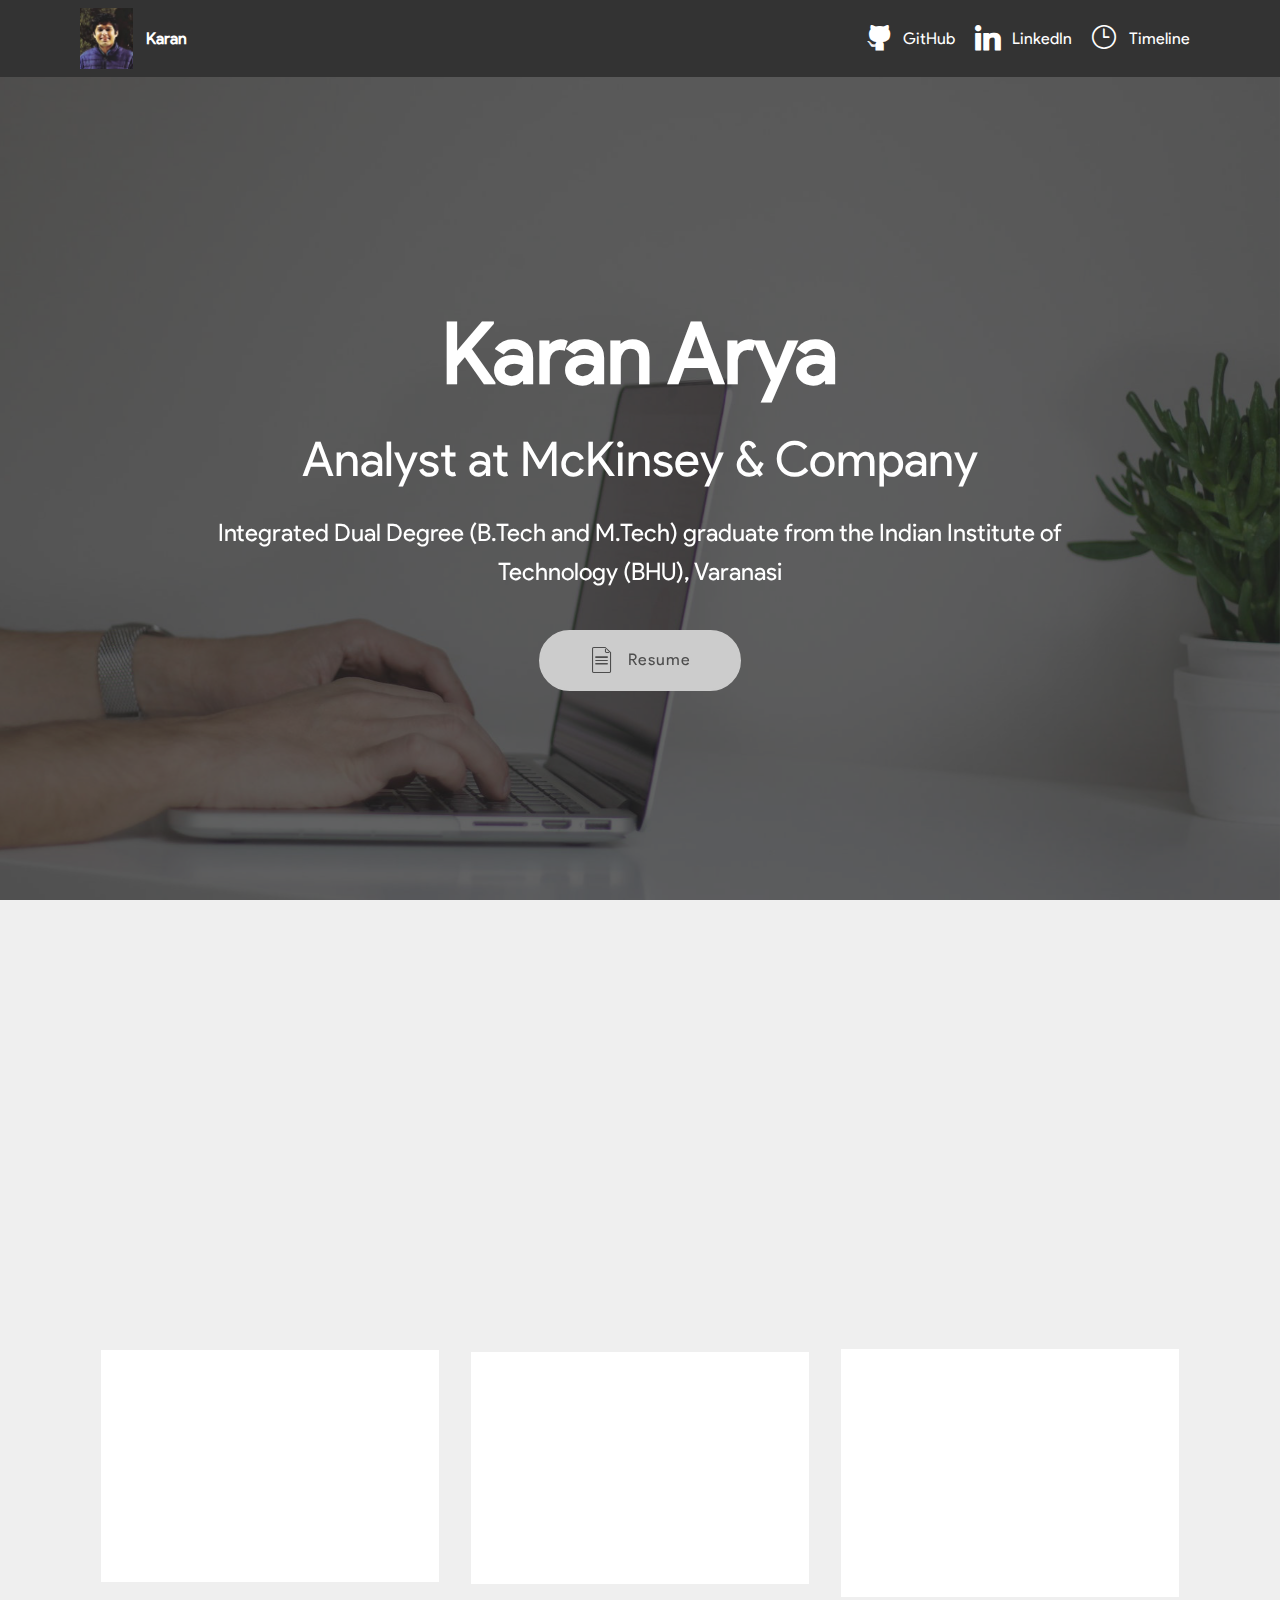
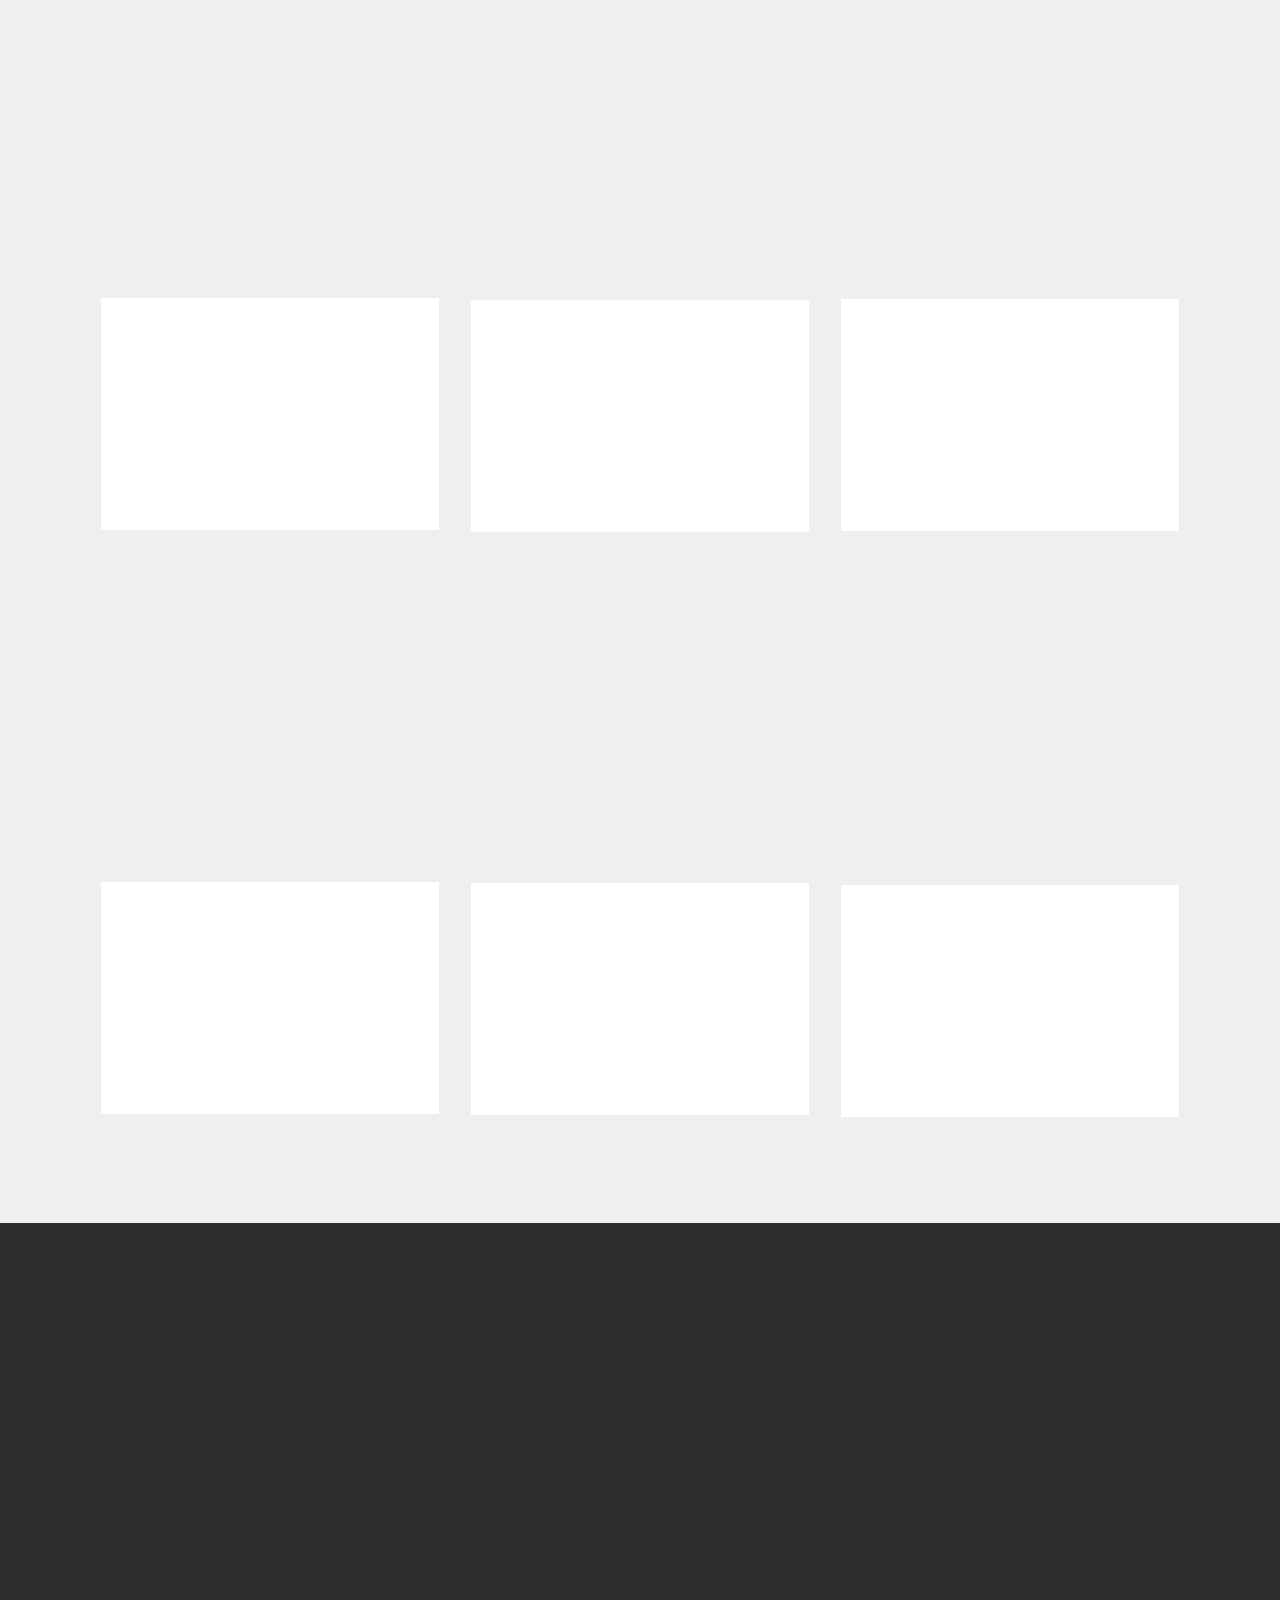
<file: index.html>
<!DOCTYPE html>
<html  >
<head>
  <!-- Site made with Mobirise Website Builder v4.12.4, https://mobirise.com -->
  <meta charset="UTF-8">
  <meta http-equiv="X-UA-Compatible" content="IE=edge">
  <meta name="generator" content="Mobirise v4.12.4, mobirise.com">
  <meta name="viewport" content="width=device-width, initial-scale=1, minimum-scale=1">
  <link rel="shortcut icon" href="assets/images/photo-216x249.jpg" type="image/x-icon">
  <meta name="description" content="">
  
  
  <title>Portfolio</title>
  <link rel="stylesheet" href="assets/web/assets/mobirise-icons-bold/mobirise-icons-bold.css">
  <link rel="stylesheet" href="assets/web/assets/mobirise-icons/mobirise-icons.css">
  <link rel="stylesheet" href="assets/bootstrap/css/bootstrap.min.css">
  <link rel="stylesheet" href="assets/bootstrap/css/bootstrap-grid.min.css">
  <link rel="stylesheet" href="assets/bootstrap/css/bootstrap-reboot.min.css">
  <link rel="stylesheet" href="assets/dropdown/css/style.css">
  <link rel="stylesheet" href="assets/tether/tether.min.css">
  <link rel="stylesheet" href="assets/animatecss/animate.min.css">
  <link rel="stylesheet" href="assets/socicon/css/styles.css">
  <link rel="stylesheet" href="assets/theme/css/style.css">
  <link href="assets/fonts/style.css" rel="stylesheet">
  <link rel="preload" as="style" href="assets/mobirise/css/mbr-additional.css"><link rel="stylesheet" href="assets/mobirise/css/mbr-additional.css" type="text/css">
  
  
  
</head>
<body>
  <section class="menu cid-rylh4aAixk" once="menu" id="menu1-19">

    

    <nav class="navbar navbar-expand beta-menu navbar-dropdown align-items-center navbar-fixed-top navbar-toggleable-sm">
        <button class="navbar-toggler navbar-toggler-right" type="button" data-toggle="collapse" data-target="#navbarSupportedContent" aria-controls="navbarSupportedContent" aria-expanded="false" aria-label="Toggle navigation">
            <div class="hamburger">
                <span></span>
                <span></span>
                <span></span>
                <span></span>
            </div>
        </button>
        <div class="menu-logo">
            <div class="navbar-brand">
                <span class="navbar-logo">
                    <a href="https://karanarya4196.github.io/">
                         <img src="assets/images/photo-216x249.jpg" alt="Mobirise" title="" style="height: 3.8rem;">
                    </a>
                </span>
                <span class="navbar-caption-wrap"><a class="navbar-caption text-white display-4" href="https://karanarya4196.github.io/">Karan</a></span>
            </div>
        </div>
        <div class="collapse navbar-collapse" id="navbarSupportedContent">
            <ul class="navbar-nav nav-dropdown nav-right" data-app-modern-menu="true"><li class="nav-item">
                    <a class="nav-link link text-white display-4" href="https://github.com/karanarya4196"><span class="socicon socicon-github mbr-iconfont mbr-iconfont-btn"></span>
                        GitHub</a>
                </li><li class="nav-item"><a class="nav-link link text-white display-4" href="https://www.linkedin.com/in/karan-arya/"><span class="socicon socicon-linkedin mbr-iconfont mbr-iconfont-btn"></span>LinkedIn</a></li><li class="nav-item"><a class="nav-link link text-white display-4" href="page1.html"><span class="mbrib-clock mbr-iconfont mbr-iconfont-btn"></span>Timeline</a></li></ul>
            
        </div>
    </nav>
</section>

<section class="engine"><a href="https://mobirise.info/y">free html site templates</a></section><section class="header1 cid-rylgySjUqJ mbr-fullscreen mbr-parallax-background" id="header1-15">

    

    <div class="mbr-overlay" style="opacity: 0.7; background-color: rgb(35, 35, 35);">
    </div>

    <div class="container">
        <div class="row justify-content-md-center">
            <div class="mbr-white col-md-10">
                <h1 class="mbr-section-title align-center mbr-bold pb-3 mbr-fonts-style display-1"><br>Karan Arya</h1>
                <h3 class="mbr-section-subtitle align-center mbr-light pb-3 mbr-fonts-style display-2">Analyst at McKinsey &amp; Company</h3>
                <p class="mbr-text align-center pb-3 mbr-fonts-style display-5">
                    Integrated Dual Degree (B.Tech and M.Tech) graduate from the Indian Institute of Technology (BHU), Varanasi
                </p>
                <div class="mbr-section-btn align-center"><a class="btn btn-md btn-warning display-4" href="assets/files/Karan-AryaResume.pdf" target="_blank">
                        <span class="mbr-iconfont mbri-file"></span>Resume</a></div>
            </div>
        </div>
    </div>

</section>

<section class="features18 popup-btn-cards cid-rylgACc0LI" id="features18-16">

    

    
    <div class="container">
        <h2 class="mbr-section-title pb-3 align-center mbr-fonts-style display-2">A collection of some fun projects</h2>
        <h3 class="mbr-section-subtitle display-5 align-center mbr-fonts-style mbr-light">Ranging from the nitty-gritty to the advanced</h3>
        <div class="media-container-row pt-5 ">
            <div class="card p-3 col-12 col-md-6 col-lg-4">
                <div class="card-wrapper ">
                    <div class="card-img">
                        <div class="mbr-overlay"></div>
                        <div class="mbr-section-btn text-center"><a href="https://github.com/karanarya4196/Apache-Spark" class="btn btn-black display-4">GitHub Repository</a></div>
                        <img src="assets/images/mbr-1-676x451.jpeg" alt="" title="">
                    </div>
                    <div class="card-box">
                        <h4 class="card-title mbr-fonts-style display-7">
                            NLP and Machine Learning using Spark</h4>
                        <p class="mbr-text mbr-fonts-style align-left display-7">A full-fledged Apache Spark version of the Legal Bill Analyzer (LBA) model to manage big data.<br><em>Libraries: Spark MLlib, Spark NLP, SkLearn, Pandas, NumPy, Seaborn.</em></p>
                    </div>
                </div>
            </div>
            <div class="card p-3 col-12 col-md-6 col-lg-4">
                <div class="card-wrapper">
                    <div class="card-img">
                        <div class="mbr-overlay"></div>
                        <div class="mbr-section-btn text-center"><a href="https://github.com/karanarya4196/Recommendation-Systems" class="btn btn-black display-4">GitHub Repository</a></div>
                        <img src="assets/images/recommendation-systems-676x355.jpg" alt="Mobirise" title="">
                    </div>
                    <div class="card-box">
                        <h4 class="card-title mbr-fonts-style display-7">
                            Lawfirm Recommendation</h4>
                        <p class="mbr-text mbr-fonts-style display-7">A recommendation system providing top vendor companies using budget, time and lawfirm prediction.<br><em>Libraries: Keras, TensorFlow, spaCy, SkLearn, Pandas, NumPy, Seaborn.</em></p>
                    </div>
                </div>
            </div>

            <div class="card p-3 col-12 col-md-6 col-lg-4">
                <div class="card-wrapper">
                    <div class="card-img">
                        <div class="mbr-overlay"></div>
                        <div class="mbr-section-btn text-center"><a href="https://github.com/karanarya4196/Tree-Interpreters" class="btn btn-black display-4">GitHub Repository</a></div>
                        <img src="assets/images/green-forest-random-35870241-1280-1024-676x349.jpg" alt="Mobirise" title="">
                    </div>
                    <div class="card-box">
                        <h4 class="card-title mbr-fonts-style display-7">
                            Model Explanation via Tree Interpreters</h4>
                        <p class="mbr-text mbr-fonts-style display-7">A recommendation system providing top vendor companies using budget, time and lawfirm prediction.
<br><em>Libraries: Keras, TensorFlow, spaCy, SkLearn, Pandas, NumPy, Seaborn.</em></p>
                    </div>
                </div>
            </div>

            
        </div>
    </div>
</section>

<section class="features18 popup-btn-cards cid-rylgBEetu1" id="features18-17">

    

    
    <div class="container">
        
        
        <div class="media-container-row pt-5 ">
            <div class="card p-3 col-12 col-md-6 col-lg-4">
                <div class="card-wrapper ">
                    <div class="card-img">
                        <div class="mbr-overlay"></div>
                        <div class="mbr-section-btn text-center"><a href="https://github.com/karanarya4196/Challenges/tree/master/Flower%20Nerd" class="btn btn-black display-4">GitHub Repository</a></div>
                        <img src="assets/images/mbr-2-676x507.jpeg" alt="" title="">
                    </div>
                    <div class="card-box">
                        <h4 class="card-title mbr-fonts-style display-7">
                            Flower Species Classification</h4>
                        <p class="mbr-text mbr-fonts-style align-left display-7">A multi class image classification hackathon organized by HackerEarth and Garden Nerd.<br><em>Libraries: Torch, FastAI, ResNet, DenseNet, Keras, VGG19.</em></p>
                    </div>
                </div>
            </div>
            <div class="card p-3 col-12 col-md-6 col-lg-4">
                <div class="card-wrapper">
                    <div class="card-img">
                        <div class="mbr-overlay"></div>
                        <div class="mbr-section-btn text-center"><a href="https://github.com/karanarya4196/Algorithms/" class="btn btn-black display-4">GitHub Repository</a></div>
                        <img src="assets/images/mbr-5-676x507.jpeg" alt="Mobirise" title="">
                    </div>
                    <div class="card-box">
                        <h4 class="card-title mbr-fonts-style display-7">
                            Tour to Algorithms</h4>
                        <p class="mbr-text mbr-fonts-style display-7">This repository contains Jupyter Notebooks with the code and math behind many popular algorithms.
<br><em>Libraries: NumPy, MatplotLib.<br>Language: Python.</em></p>
                    </div>
                </div>
            </div>

            <div class="card p-3 col-12 col-md-6 col-lg-4">
                <div class="card-wrapper">
                    <div class="card-img">
                        <div class="mbr-overlay"></div>
                        <div class="mbr-section-btn text-center"><a href="https://github.com/karanarya4196/Web-Development" class="btn btn-black display-4">GitHub Repository</a></div>
                        <img src="assets/images/mbr-1-676x315.jpeg" alt="Mobirise" title="">
                    </div>
                    <div class="card-box">
                        <h4 class="card-title mbr-fonts-style display-7">
                            Web Development</h4>
                        <p class="mbr-text mbr-fonts-style display-7">A front-end responsive website developed for the Annual Conclave of our department at IIT BHU Varanasi.<br><br><em>Languages: HTML5, CSS3.</em></p>
                    </div>
                </div>
            </div>

            
        </div>
    </div>
</section>

<section class="features18 popup-btn-cards cid-rCYilLewCS" id="features18-1c">

    

    
    <div class="container">
        
        
        <div class="media-container-row pt-5 ">
            <div class="card p-3 col-12 col-md-6 col-lg-4">
                <div class="card-wrapper ">
                    <div class="card-img">
                        <div class="mbr-overlay"></div>
                        <div class="mbr-section-btn text-center"><a href="https://github.com/karanarya4196/Keyword-Extraction" class="btn btn-black display-4">GitHub Repository</a></div>
                        <img src="assets/images/mbr-676x450.jpg" alt="Mobirise" title="">
                    </div>
                    <div class="card-box">
                        <h4 class="card-title mbr-fonts-style display-7"><a href="https://github.com/karanarya4196/Keyword-Extraction">Keyword Extraction</a></h4>
                        <p class="mbr-text mbr-fonts-style align-left display-7">A module for the extraction of most relevant/important keywords which are highly BFSI domain specific.
<br><em>Libraries: NLTK, spaCy, WordNet
<br>Language: Python</em></p>
                    </div>
                </div>
            </div>
            <div class="card p-3 col-12 col-md-6 col-lg-4">
                <div class="card-wrapper">
                    <div class="card-img">
                        <div class="mbr-overlay"></div>
                        <div class="mbr-section-btn text-center"><a href="https://github.com/karanarya4196/Bag-of-Words-Classifier" class="btn btn-black display-4">GitHub Repository</a></div>
                        <img src="assets/images/mbr-676x533.jpeg" alt="Mobirise" title="">
                    </div>
                    <div class="card-box">
                        <h4 class="card-title mbr-fonts-style display-7">Bag of Words Classifier</h4>
                        <p class="mbr-text mbr-fonts-style display-7">A micro-model developed for binary classification of flagged invoices based on bigrams and trigrams.&nbsp;<br><em>Libraries: &nbsp;spaCy, WordNet, SkLearn<br>Language: Python</em></p>
                    </div>
                </div>
            </div>

            <div class="card p-3 col-12 col-md-6 col-lg-4">
                <div class="card-wrapper">
                    <div class="card-img">
                        <div class="mbr-overlay"></div>
                        <div class="mbr-section-btn text-center"><a href="https://github.com/karanarya4196/Conditional-Random-Field-Classifier" class="btn btn-black display-4">GitHub Repository</a></div>
                        <img src="assets/images/mbr-1-676x471.jpeg" alt="Mobirise" title="">
                    </div>
                    <div class="card-box">
                        <h4 class="card-title mbr-fonts-style display-7">Conditional Random Field Classifier</h4>
                        <p class="mbr-text mbr-fonts-style display-7">A micro-model to predict the tasks from descriptions using CRF. Tasks used as target labels for training. &nbsp;<br><em>Libraries: NLTK, spaCy, pycrfsuite&nbsp;<br>Language: Python</em></p>
                    </div>
                </div>
            </div>

            
        </div>
    </div>
</section>

<section class="cid-rylgDfqQBA" id="footer2-18">

    

    

    <div class="container">
        <div class="media-container-row content mbr-white">
            <div class="col-12 col-md-3 mbr-fonts-style display-7">
                <p class="mbr-text">
                    <strong>Address</strong>
                    <br>
                    <br>McKinsey Knowledge Center, Vatika Business Park, Sector 49, Sohna Road, Gurugram, Haryana 122018&nbsp;<br>
                    <br>
                    <br><strong>Contacts</strong>
                    <br>
                    <br>Email: karan.arya4196@gmail.com
                    <br>Phone: +91 7390082180<br></p>
            </div>
            <div class="col-12 col-md-3 mbr-fonts-style display-7">
                <p class="mbr-text"><strong>Connect</strong>&nbsp;<br>
                    <br>Want to have a chat regarding portfolio, work opportunities, or collaboration? Drop me an email.<br>
                    <br><strong>Feedback</strong>
                    <br>
                    <br>Please reach out in case of any questions. Any feedback would be appreciated.
                </p>
            </div>
            <div class="col-12 col-md-6">
                <div class="google-map"><iframe frameborder="0" style="border:0" src="https://www.google.com/maps/embed/v1/place?key=AIzaSyCx3d07zxHPLvkFBLlAR3Ng8a9wsAsGoJ8&amp;q=place_id:ChIJkc20KdsjDTkRaxd-F1tXOtA" allowfullscreen=""></iframe></div>
            </div>
        </div>
        
    </div>
</section>


  <script src="assets/web/assets/jquery/jquery.min.js"></script>
  <script src="assets/popper/popper.min.js"></script>
  <script src="assets/bootstrap/js/bootstrap.min.js"></script>
  <script src="assets/smoothscroll/smooth-scroll.js"></script>
  <script src="assets/dropdown/js/nav-dropdown.js"></script>
  <script src="assets/dropdown/js/navbar-dropdown.js"></script>
  <script src="assets/tether/tether.min.js"></script>
  <script src="assets/viewportchecker/jquery.viewportchecker.js"></script>
  <script src="assets/parallax/jarallax.min.js"></script>
  <script src="assets/mbr-popup-btns/mbr-popup-btns.js"></script>
  <script src="assets/touchswipe/jquery.touch-swipe.min.js"></script>
  <script src="assets/theme/js/script.js"></script>
  
  
 <div id="scrollToTop" class="scrollToTop mbr-arrow-up"><a style="text-align: center;"><i class="mbr-arrow-up-icon mbr-arrow-up-icon-cm cm-icon cm-icon-smallarrow-up"></i></a></div>
    <input name="animation" type="hidden">
  </body>
</html>
</file>
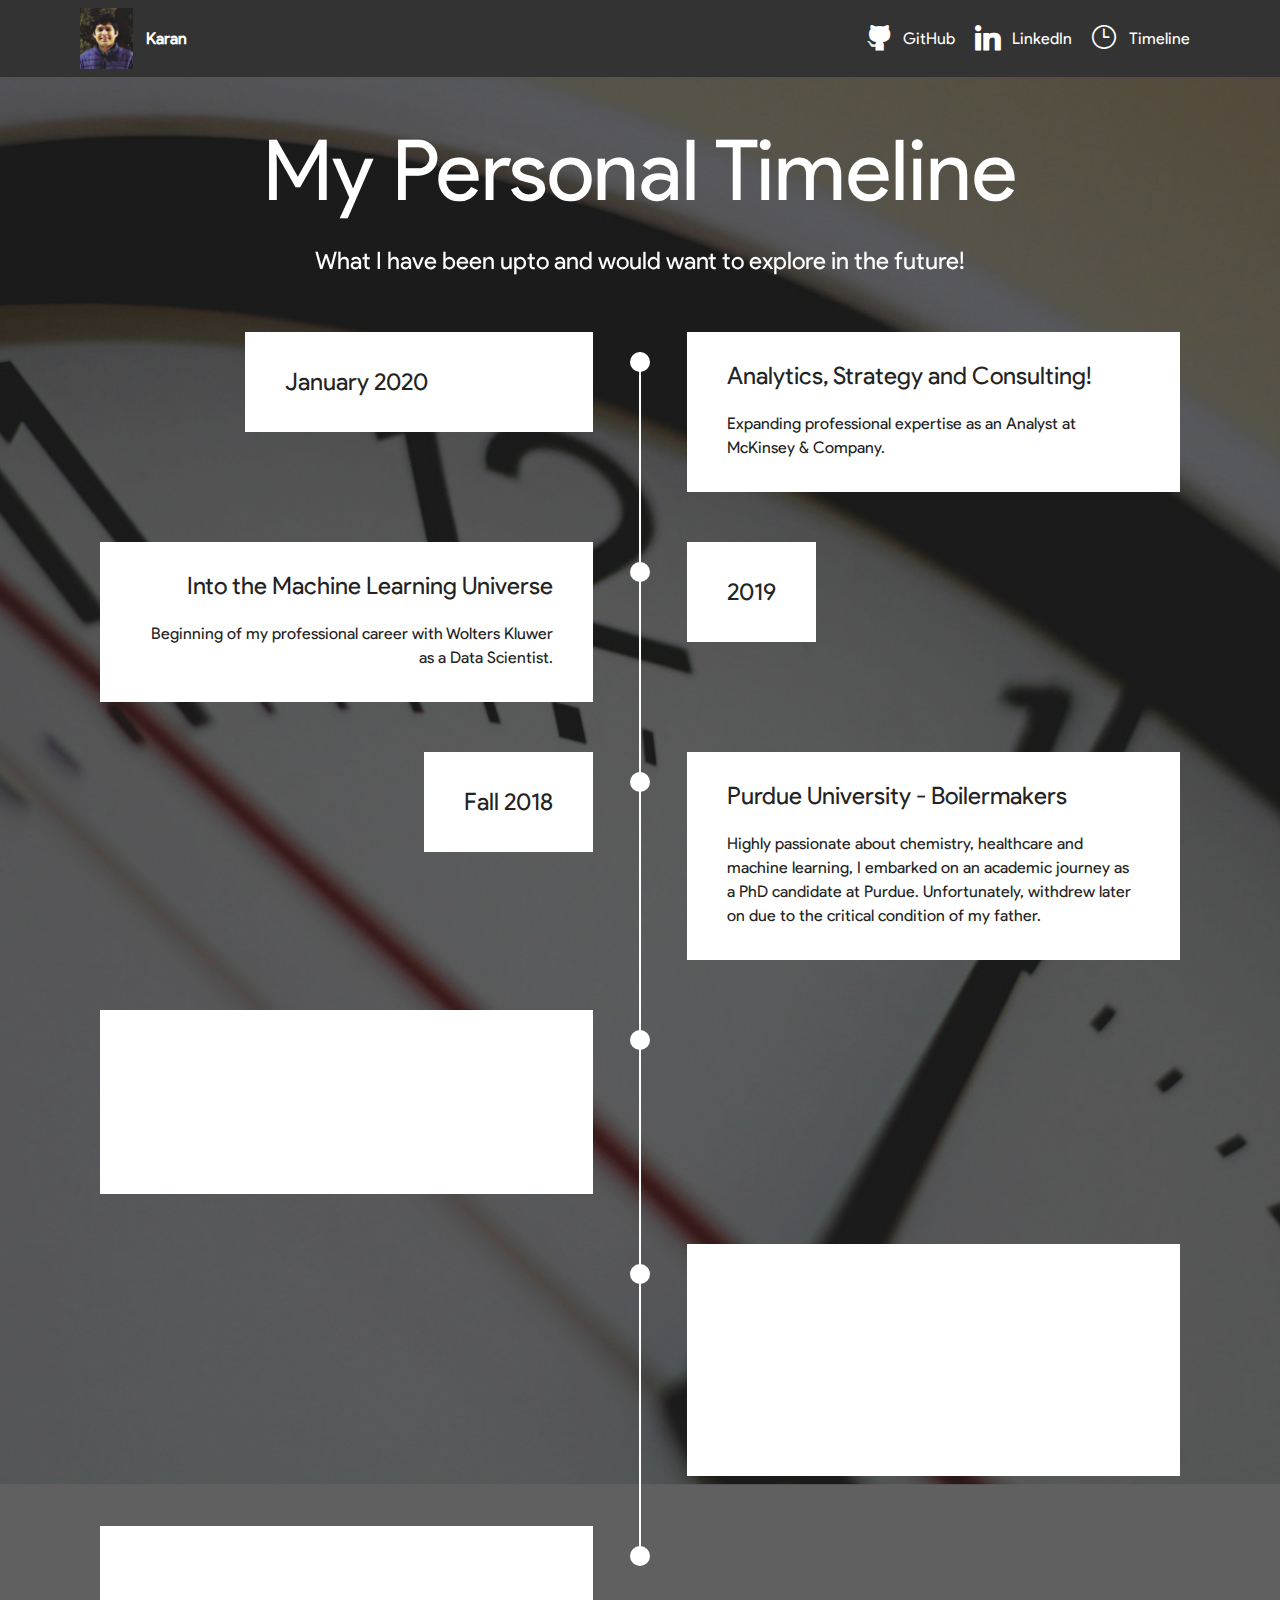
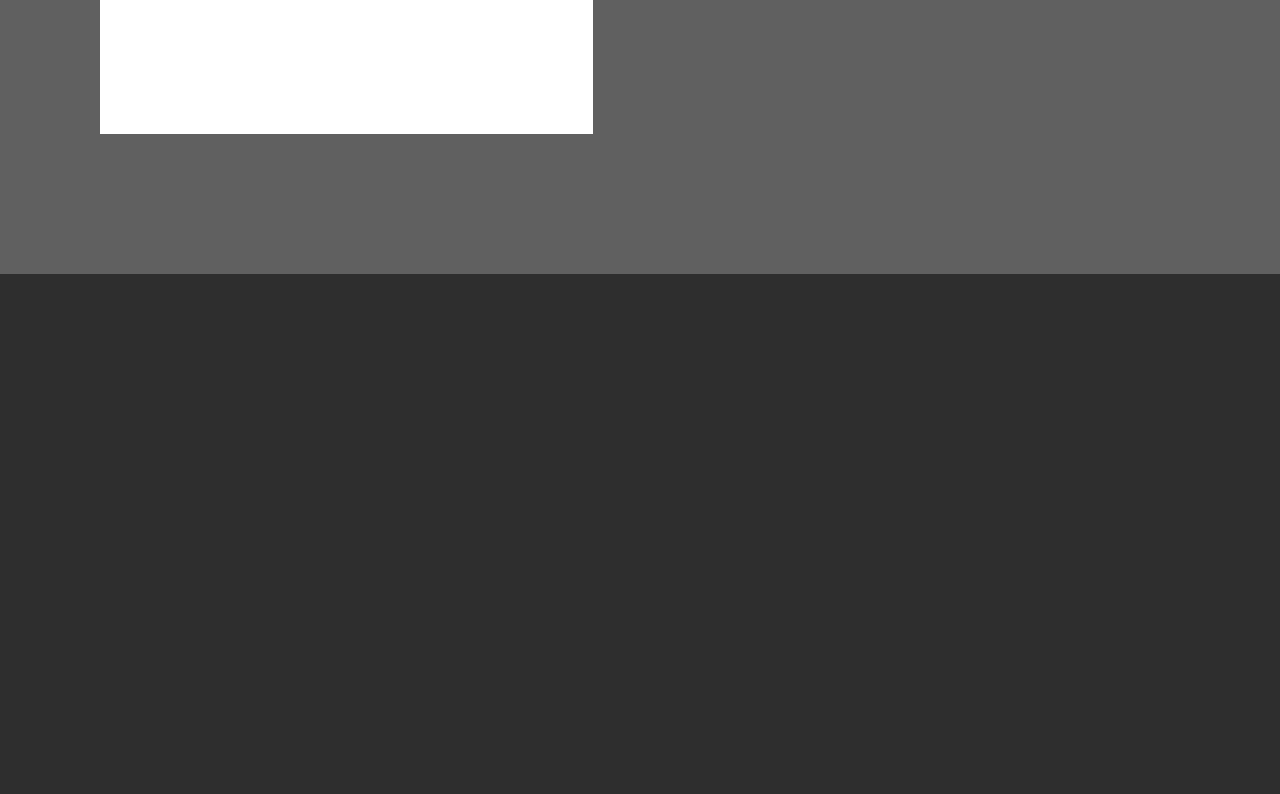
<file: page1.html>
<!DOCTYPE html>
<html  >
<head>
  <!-- Site made with Mobirise Website Builder v4.12.4, https://mobirise.com -->
  <meta charset="UTF-8">
  <meta http-equiv="X-UA-Compatible" content="IE=edge">
  <meta name="generator" content="Mobirise v4.12.4, mobirise.com">
  <meta name="viewport" content="width=device-width, initial-scale=1, minimum-scale=1">
  <link rel="shortcut icon" href="assets/images/photo-216x249.jpg" type="image/x-icon">
  <meta name="description" content="">
  
  
  <title>Timeline</title>
  <link rel="stylesheet" href="assets/web/assets/mobirise-icons-bold/mobirise-icons-bold.css">
  <link rel="stylesheet" href="assets/web/assets/mobirise-icons/mobirise-icons.css">
  <link rel="stylesheet" href="assets/bootstrap/css/bootstrap.min.css">
  <link rel="stylesheet" href="assets/bootstrap/css/bootstrap-grid.min.css">
  <link rel="stylesheet" href="assets/bootstrap/css/bootstrap-reboot.min.css">
  <link rel="stylesheet" href="assets/dropdown/css/style.css">
  <link rel="stylesheet" href="assets/tether/tether.min.css">
  <link rel="stylesheet" href="assets/animatecss/animate.min.css">
  <link rel="stylesheet" href="assets/socicon/css/styles.css">
  <link rel="stylesheet" href="assets/theme/css/style.css">
  <link href="assets/fonts/style.css" rel="stylesheet">
  <link rel="preload" as="style" href="assets/mobirise/css/mbr-additional.css"><link rel="stylesheet" href="assets/mobirise/css/mbr-additional.css" type="text/css">
  
  
  
</head>
<body>
  <section class="menu cid-rylh4aAixk" once="menu" id="menu1-1e">

    

    <nav class="navbar navbar-expand beta-menu navbar-dropdown align-items-center navbar-fixed-top navbar-toggleable-sm">
        <button class="navbar-toggler navbar-toggler-right" type="button" data-toggle="collapse" data-target="#navbarSupportedContent" aria-controls="navbarSupportedContent" aria-expanded="false" aria-label="Toggle navigation">
            <div class="hamburger">
                <span></span>
                <span></span>
                <span></span>
                <span></span>
            </div>
        </button>
        <div class="menu-logo">
            <div class="navbar-brand">
                <span class="navbar-logo">
                    <a href="https://karanarya4196.github.io/">
                         <img src="assets/images/photo-216x249.jpg" alt="Mobirise" title="" style="height: 3.8rem;">
                    </a>
                </span>
                <span class="navbar-caption-wrap"><a class="navbar-caption text-white display-4" href="https://karanarya4196.github.io/">Karan</a></span>
            </div>
        </div>
        <div class="collapse navbar-collapse" id="navbarSupportedContent">
            <ul class="navbar-nav nav-dropdown nav-right" data-app-modern-menu="true"><li class="nav-item">
                    <a class="nav-link link text-white display-4" href="https://github.com/karanarya4196"><span class="socicon socicon-github mbr-iconfont mbr-iconfont-btn"></span>
                        GitHub</a>
                </li><li class="nav-item"><a class="nav-link link text-white display-4" href="https://www.linkedin.com/in/karan-arya/"><span class="socicon socicon-linkedin mbr-iconfont mbr-iconfont-btn"></span>LinkedIn</a></li><li class="nav-item"><a class="nav-link link text-white display-4" href="page1.html"><span class="mbrib-clock mbr-iconfont mbr-iconfont-btn"></span>Timeline</a></li></ul>
            
        </div>
    </nav>
</section>

<section class="engine"><a href="https://mobirise.info/a">online site builder</a></section><section class="timeline1 cid-ryOLugJ5Dt mbr-parallax-background" id="timeline1-1g">

    

    <div class="mbr-overlay" style="opacity: 0.7; background-color: rgb(35, 35, 35);">
    </div>

    <div class="container align-center">
        <h2 class="mbr-section-title pb-3 mbr-fonts-style display-1">My Personal Timeline
        </h2>
        <h3 class="mbr-section-subtitle pb-5 mbr-fonts-style display-5">
            What I have been upto and would want to explore in the future!</h3>

        <div class="container timelines-container reverseTimeline" mbri-timelines="">
            <!--1-->
            <div class="row timeline-element reverse">
                 <div class="timeline-date-panel col-xs-12 col-md-6  align-left">         
                    <div class="time-line-date-content">
                        <p class="mbr-timeline-date mbr-fonts-style display-5">
                            Summers 2016</p>
                    </div>
                </div>
           <span class="iconBackground"></span>
            <div class="col-xs-12 col-md-6 align-right">
                <div class="timeline-text-content">
                    <h4 class="mbr-timeline-title pb-3 mbr-fonts-style display-5">
                        DAAD Germany Internship</h4>
                    <p class="mbr-timeline-text mbr-fonts-style display-7">My first ever international internship. Learnt a lot about the German culture, architectural monuments and history. Visited many parts of Europe like every curious tourist.</p>
                 </div>
            </div>
            </div>
            <!--2-->
            <div class="row timeline-element  separline">
                <div class="timeline-date-panel col-xs-12 col-md-6 align-right">
                    <div class="time-line-date-content">
                        <p class="mbr-timeline-date mbr-fonts-style display-5">Summers 2017</p>
                    </div>
                </div>
                <span class="iconBackground"></span>
                <div class="col-xs-12 col-md-6 align-left ">
                    <div class="timeline-text-content">
                        <h4 class="mbr-timeline-title pb-3 mbr-fonts-style display-5">
                            University of Cambridge</h4>
                        <p class="mbr-timeline-text mbr-fonts-style display-7">
                            One beautiful ride to the United Kingdom, a highly dynamic experience with one of the experts in Cheminformatics with applications of ML in chemistry. Visits to the iconic city of London, Oxford and Cambridge. Memorable!<br></p>
                    </div>
                </div>
            </div>
            <!--3-->
            <div class="row timeline-element reverse separline">
                <div class="timeline-date-panel col-xs-12 col-md-6  align-left">
                    <div class="time-line-date-content">
                        <p class="mbr-timeline-date mbr-fonts-style display-5">May 2018</p>
                    </div>
                </div>
                <span class="iconBackground"></span>
                <div class="col-xs-12 col-md-6 align-right">
                    <div class="timeline-text-content">
                        <h4 class="mbr-timeline-title pb-3 mbr-fonts-style display-5">Graduated from IIT BHU Varanasi</h4>      
                        <p class="mbr-timeline-text mbr-fonts-style display-7">Crazy memories with fun, humour and fights. Made friends for lifetime and developed the foundation of my career.</p>
                    </div>
                </div>
            </div>
            <!--4-->
            <div class="row timeline-element  separline">
                <div class="timeline-date-panel col-xs-12 col-md-6 align-right">
                    <div class="time-line-date-content">
                        <p class="mbr-timeline-date mbr-fonts-style display-5">
                            Fall 2018</p>
                    </div>
                </div>
                <span class="iconBackground"></span>
                <div class="col-xs-12 col-md-6 align-left ">
                    <div class="timeline-text-content">
                        <h4 class="mbr-timeline-title pb-3 mbr-fonts-style display-5">
                            Purdue University - Boilermakers</h4>
                        <p class="mbr-timeline-text mbr-fonts-style display-7">
                            Highly passionate about chemistry, healthcare and machine learning, I embarked on an academic journey as a PhD candidate at Purdue. Unfortunately, withdrew later on due to the critical condition of my father.</p>
                    </div>
                </div>
            </div>
            <!--5-->
            <div class="row timeline-element reverse separline">
                <div class="timeline-date-panel col-xs-12 col-md-6  align-left">
                    <div class="time-line-date-content">
                        <p class="mbr-timeline-date mbr-fonts-style display-5">
                            2019</p>
                    </div>
                </div>
                <span class="iconBackground"></span>
                <div class="col-xs-12 col-md-6 align-right">
                    <div class="timeline-text-content">
                        <h4 class="mbr-timeline-title pb-3 mbr-fonts-style display-5">
                            Into the Machine Learning Universe</h4>
                        <p class="mbr-timeline-text mbr-fonts-style display-7">Beginning of my professional career with Wolters Kluwer as a Data Scientist.</p>
                    </div>
                </div>
            </div>
            <!--6-->
            <div class="row timeline-element separline">
                <div class="timeline-date-panel col-xs-12 col-md-6 align-right">
                    <div class="time-line-date-content">
                       <p class="mbr-timeline-date mbr-fonts-style display-5">January 2020 &nbsp; &nbsp; &nbsp; &nbsp; &nbsp; &nbsp; &nbsp; &nbsp; &nbsp; &nbsp; &nbsp; &nbsp;&nbsp;</p>
                    </div>
                </div>
                <span class="iconBackground"></span>
                <div class="col-xs-12 col-md-6 align-left ">
                    <div class="timeline-text-content">
                        <h4 class="mbr-timeline-title pb-3 mbr-fonts-style display-5">Analytics, Strategy and Consulting!</h4>
                        <p class="mbr-timeline-text mbr-fonts-style display-7">
                            Expanding professional expertise as an Analyst at McKinsey &amp; Company.</p>
                    </div>
                </div>
            </div>
            <!--7-->
            
            <!--8-->
            
            <!--9-->
            
            <!--10-->
            
            <!--11-->
            
            <!--12-->
            
        </div>
    </div>
</section>

<section class="cid-ryOO0JiZjG" id="footer2-1h">

    

    

    <div class="container">
        <div class="media-container-row content mbr-white">
            <div class="col-12 col-md-3 mbr-fonts-style display-7">
                <p class="mbr-text">
                    <strong>Address</strong>
                    <br>
                    <br>McKinsey Knowledge Center, Vatika Business Park, Sector 49, Sohna Road, Gurugram, Haryana 122018 
<br>
                    <br><strong>Contacts</strong>
                    <br>
                    <br>Email: karan.arya4196@gmail.com
                    <br>Phone: +91 7390082180<br></p>
            </div>
            <div class="col-12 col-md-3 mbr-fonts-style display-7">
                <p class="mbr-text"><strong>Connect</strong>&nbsp;<br>
                    <br>Want to have a chat regarding portfolio, work opportunities, or collaboration? Drop me an email.<br>
                    <br><strong>Feedback</strong>
                    <br>
                    <br>Please reach out in case of any questions. Any feedback would be appreciated.
                </p>
            </div>
            <div class="col-12 col-md-6">
                <div class="google-map"><iframe frameborder="0" style="border:0" src="https://www.google.com/maps/embed?pb=!1m18!1m12!1m3!1d3509.447310028307!2d77.04299131382353!3d28.405756701061858!2m3!1f0!2f0!3f0!3m2!1i1024!2i768!4f13.1!3m3!1m2!1s0x390d23db29b4cd91%3A0xd03a575b177e176b!2sMcKinsey%20Knowledge%20Center!5e0!3m2!1sen!2sin!4v1593601625547!5m2!1sen!2sin" allowfullscreen=""></iframe></div>
            </div>
        </div>
        
    </div>
</section>


  <script src="assets/web/assets/jquery/jquery.min.js"></script>
  <script src="assets/popper/popper.min.js"></script>
  <script src="assets/bootstrap/js/bootstrap.min.js"></script>
  <script src="assets/smoothscroll/smooth-scroll.js"></script>
  <script src="assets/dropdown/js/nav-dropdown.js"></script>
  <script src="assets/dropdown/js/navbar-dropdown.js"></script>
  <script src="assets/tether/tether.min.js"></script>
  <script src="assets/viewportchecker/jquery.viewportchecker.js"></script>
  <script src="assets/parallax/jarallax.min.js"></script>
  <script src="assets/touchswipe/jquery.touch-swipe.min.js"></script>
  <script src="assets/theme/js/script.js"></script>
  
  
 <div id="scrollToTop" class="scrollToTop mbr-arrow-up"><a style="text-align: center;"><i class="mbr-arrow-up-icon mbr-arrow-up-icon-cm cm-icon cm-icon-smallarrow-up"></i></a></div>
    <input name="animation" type="hidden">
  </body>
</html>
</file>
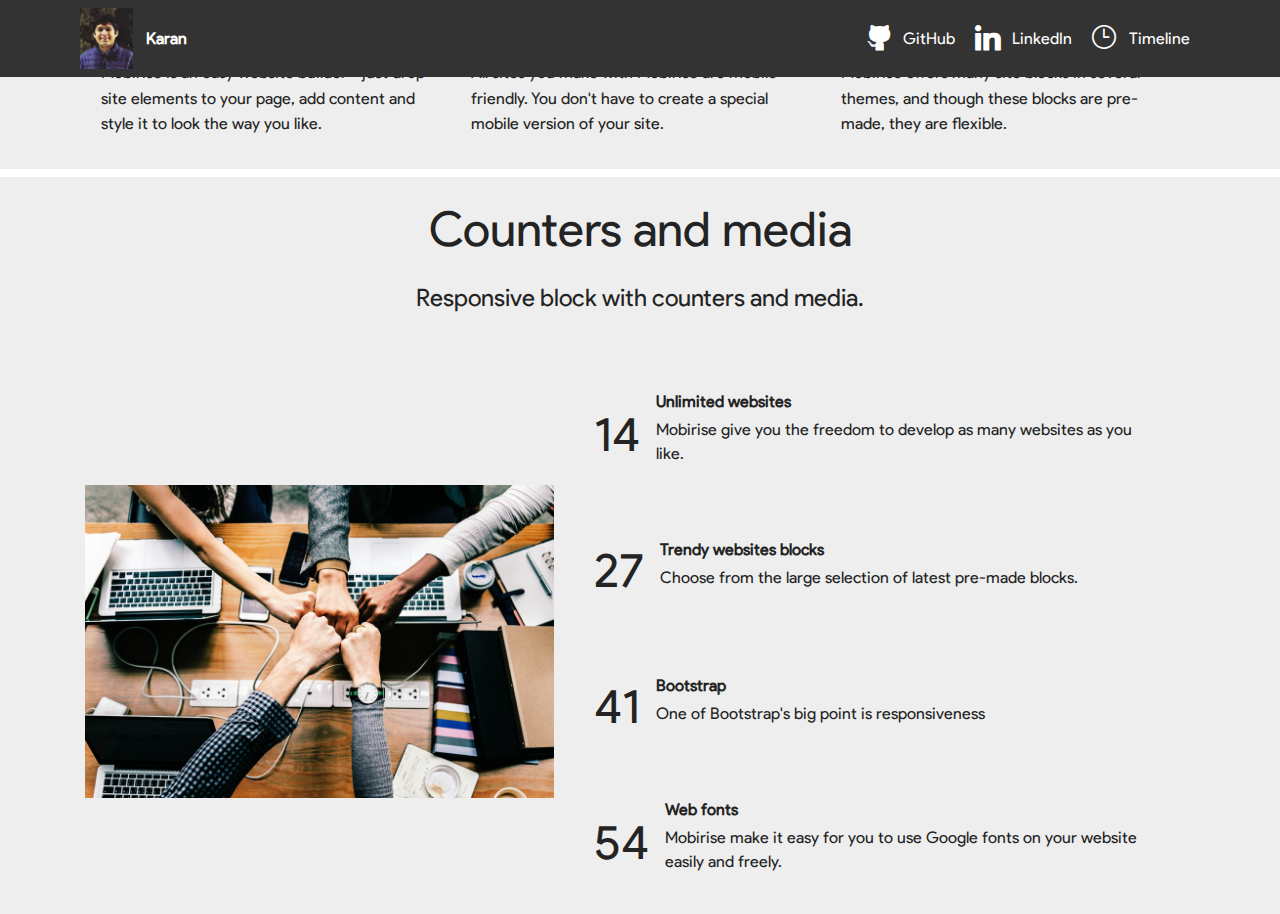
<file: page2.html>
<!DOCTYPE html>
<html  >
<head>
  <!-- Site made with Mobirise Website Builder v4.10.7, https://mobirise.com -->
  <meta charset="UTF-8">
  <meta http-equiv="X-UA-Compatible" content="IE=edge">
  <meta name="generator" content="Mobirise v4.10.7, mobirise.com">
  <meta name="viewport" content="width=device-width, initial-scale=1, minimum-scale=1">
  <link rel="shortcut icon" href="assets/images/photo-216x249.jpg" type="image/x-icon">
  <meta name="description" content="Site Generator Description">
  
  <title>Page 2</title>
  <link rel="stylesheet" href="assets/web/assets/mobirise-icons-bold/mobirise-icons-bold.css">
  <link rel="stylesheet" href="assets/web/assets/mobirise-icons/mobirise-icons.css">
  <link rel="stylesheet" href="assets/tether/tether.min.css">
  <link rel="stylesheet" href="assets/bootstrap/css/bootstrap.min.css">
  <link rel="stylesheet" href="assets/bootstrap/css/bootstrap-grid.min.css">
  <link rel="stylesheet" href="assets/bootstrap/css/bootstrap-reboot.min.css">
  <link rel="stylesheet" href="assets/socicon/css/styles.css">
  <link rel="stylesheet" href="assets/animatecss/animate.min.css">
  <link rel="stylesheet" href="assets/dropdown/css/style.css">
  <link rel="stylesheet" href="assets/theme/css/style.css">
  <link href="assets/fonts/style.css" rel="stylesheet">
  <link rel="stylesheet" href="assets/mobirise/css/mbr-additional.css" type="text/css">
  
  
  
</head>
<body>
  <section class="menu cid-rylh4aAixk" once="menu" id="menu1-1a">

    

    <nav class="navbar navbar-expand beta-menu navbar-dropdown align-items-center navbar-fixed-top navbar-toggleable-sm">
        <button class="navbar-toggler navbar-toggler-right" type="button" data-toggle="collapse" data-target="#navbarSupportedContent" aria-controls="navbarSupportedContent" aria-expanded="false" aria-label="Toggle navigation">
            <div class="hamburger">
                <span></span>
                <span></span>
                <span></span>
                <span></span>
            </div>
        </button>
        <div class="menu-logo">
            <div class="navbar-brand">
                <span class="navbar-logo">
                    <a href="https://karanarya4196.github.io/">
                         <img src="assets/images/photo-216x249.jpg" alt="Mobirise" title="" style="height: 3.8rem;">
                    </a>
                </span>
                <span class="navbar-caption-wrap"><a class="navbar-caption text-white display-4" href="https://karanarya4196.github.io/">Karan</a></span>
            </div>
        </div>
        <div class="collapse navbar-collapse" id="navbarSupportedContent">
            <ul class="navbar-nav nav-dropdown nav-right" data-app-modern-menu="true"><li class="nav-item">
                    <a class="nav-link link text-white display-4" href="https://github.com/karanarya4196"><span class="socicon socicon-github mbr-iconfont mbr-iconfont-btn"></span>
                        GitHub</a>
                </li><li class="nav-item"><a class="nav-link link text-white display-4" href="https://www.linkedin.com/in/karan-arya/"><span class="socicon socicon-linkedin mbr-iconfont mbr-iconfont-btn"></span>LinkedIn</a></li><li class="nav-item"><a class="nav-link link text-white display-4" href="page1.html"><span class="mbrib-clock mbr-iconfont mbr-iconfont-btn"></span>Timeline</a></li></ul>
            
        </div>
    </nav>
</section>

<section class="engine"><a href="https://mobirise.info/f">simple site creator</a></section><section class="features4 cid-rH2okfLgUf" id="features4-1b">
    
         

    
    <div class="container">
        <div class="media-container-row">
            <div class="card p-3 col-12 col-md-6 col-lg-4">
                <div class="card-wrapper media-container-row media-container-row">
                    <div class="card-box">
                        <h4 class="card-title pb-3 mbr-fonts-style display-7">
                            No Coding
                        </h4>
                        <p class="mbr-text mbr-fonts-style display-7">
                            Mobirise is an easy website builder - just drop site elements to your page, add content and style it to look the way you like.
                        </p>
                    </div>
                </div>
            </div>

            <div class="card p-3 col-12 col-md-6 col-12 col-md-6 col-lg-4">
                <div class="card-wrapper media-container-row">
                    <div class="card-box">
                        <h4 class="card-title pb-3 mbr-fonts-style display-7">
                            Mobile Friendly
                        </h4>
                        <p class="mbr-text mbr-fonts-style display-7">
                            All sites you make with Mobirise are mobile-friendly. You don't have to create a special mobile version of your site.
                        </p>
                    </div>
                </div>
            </div>

            <div class="card p-3 col-12 col-md-6 col-lg-4">
                <div class="card-wrapper media-container-row">
                    <div class="card-box">
                        <h4 class="card-title pb-3 mbr-fonts-style display-7">
                            Unique Styles
                        </h4>
                        <p class="mbr-text mbr-fonts-style display-7">
                            Mobirise offers many site blocks in several themes, and though these blocks are pre-made, they are flexible.
                        </p>
                    </div>
                </div>
            </div>

            
        </div>
    </div>
</section>

<section class="counters3 counters cid-rH2owVX5Wt" id="counters3-1c">

    

    

    <div class="container pt-4 mt-2">
        <h2 class="mbr-section-title pb-3 align-center mbr-fonts-style display-2">
                    Counters and media
        </h2>
        <h3 class="mbr-section-subtitle pb-5 align-center mbr-fonts-style display-5">
            Responsive block with counters and media. 
        </h3>
        <div class="media-container-row">
            <div class="media-block m-auto" style="width: 49%;">
                <div class="mbr-figure">
                    <img src="assets/images/background6.jpg">
                </div>
            </div>
            <div class="cards-block">
                <div class="cards-container">
                    <div class="card px-3 align-left col-12">
                        <div class="panel-item p-4 d-flex align-items-center">
                            <div class="card-img pr-3 d-flex align-items-center align-left">
                                
                                <h3 class="count py-3 mbr-fonts-style display-2">
                                    100
                                </h3>
                            </div>
                            <div class="card-text">
                                <h4 class="mbr-content-title mbr-bold mbr-fonts-style display-7">
                                    Unlimited websites
                                </h4>
                                <p class="mbr-content-text mbr-fonts-style display-7">
                                    Mobirise give you the freedom to develop as many websites as you like.
                                </p>
                            </div>
                        </div>
                    </div>
                    <div class="card px-3 align-left col-12">
                        <div class="panel-item p-4 d-flex align-items-center">
                            <div class="card-img pr-3 d-flex align-items-center align-left">
                                
                                <h3 class="count py-3 mbr-fonts-style display-2">
                                    200
                                </h3>
                            </div>
                            <div class="card-text">
                                <h4 class="mbr-content-title mbr-bold mbr-fonts-style display-7">
                                    Trendy websites blocks
                                </h4>
                                <p class="mbr-content-text mbr-fonts-style display-7">
                                    Choose from the large selection of latest pre-made blocks.
                                </p>
                            </div>
                        </div>
                    </div>
                    <div class="card px-3 align-left col-12">
                        <div class="panel-item p-4 d-flex align-items-center">
                            <div class="card-img pr-3 d-flex align-items-center align-left">
                                
                                <h3 class="count py-3 mbr-fonts-style display-2">
                                    300
                                </h3>
                            </div>
                            <div class="card-text">
                                <h4 class="mbr-content-title mbr-bold mbr-fonts-style display-7">
                                    Bootstrap
                                </h4>
                                <p class="mbr-content-text mbr-fonts-style display-7">
                                        One of Bootstrap's big point is responsiveness 
                                </p>
                            </div>
                        </div>
                    </div>
                    <div class="card px-3 align-left col-12">
                        <div class="panel-item p-4 d-flex align-items-center">
                            <div class="card-img pr-3 d-flex align-items-center align-left">
                                
                                <h3 class="count py-3 mbr-fonts-style display-2">
                                    400
                                </h3>
                            </div>
                            <div class="card-texts">
                                <h4 class="mbr-content-title mbr-bold mbr-fonts-style display-7">
                                    Web fonts
                                </h4>
                                <p class="mbr-content-text mbr-fonts-style display-7">
                                        Mobirise make it easy for you to use Google fonts on your website easily and freely.
                                </p>
                            </div>
                        </div>
                    </div>
                </div>
            </div>
        </div>
    </div>
</section>


  <script src="assets/web/assets/jquery/jquery.min.js"></script>
  <script src="assets/popper/popper.min.js"></script>
  <script src="assets/tether/tether.min.js"></script>
  <script src="assets/bootstrap/js/bootstrap.min.js"></script>
  <script src="assets/touchswipe/jquery.touch-swipe.min.js"></script>
  <script src="assets/viewportchecker/jquery.viewportchecker.js"></script>
  <script src="assets/smoothscroll/smooth-scroll.js"></script>
  <script src="assets/dropdown/js/nav-dropdown.js"></script>
  <script src="assets/dropdown/js/navbar-dropdown.js"></script>
  <script src="assets/theme/js/script.js"></script>
  
  
  <input name="animation" type="hidden">
   <div id="scrollToTop" class="scrollToTop mbr-arrow-up"><a style="text-align: center;"><i class="mbr-arrow-up-icon mbr-arrow-up-icon-cm cm-icon cm-icon-smallarrow-up"></i></a></div>
  </body>
</html>
</file>
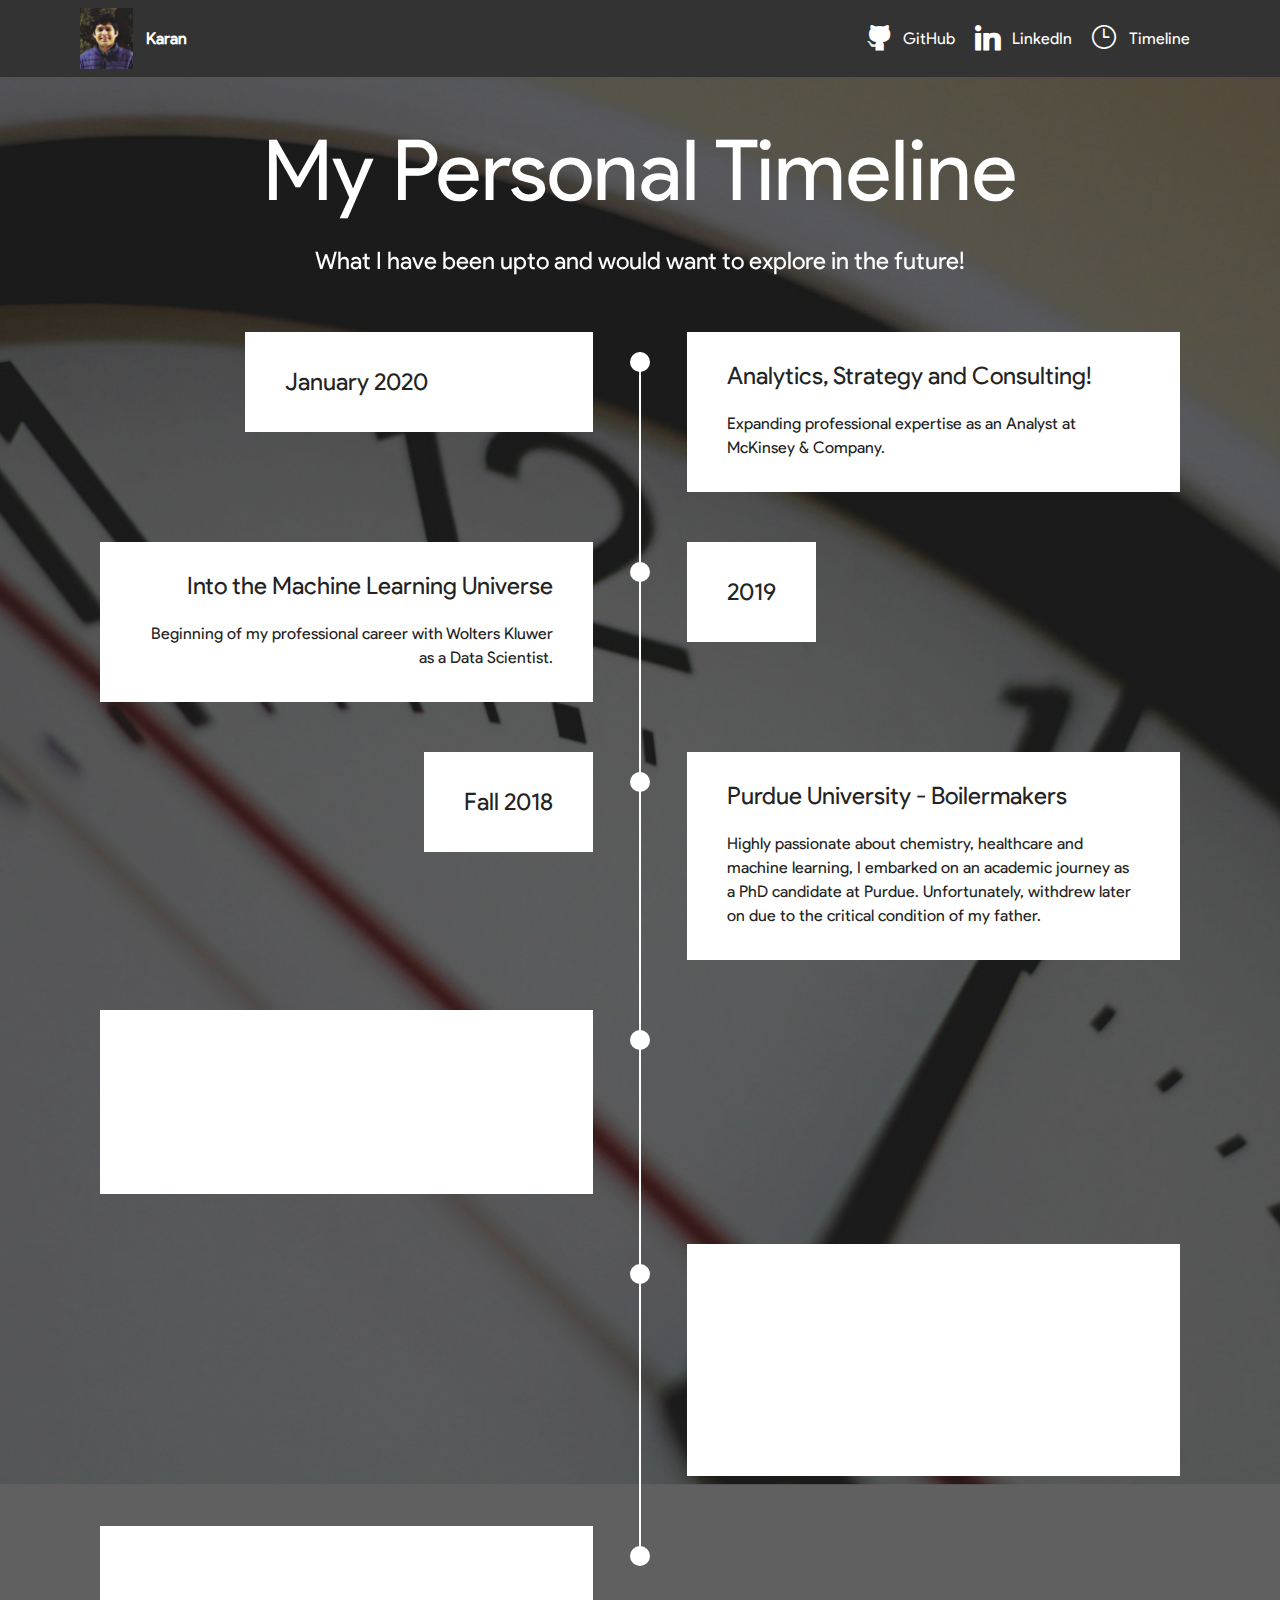
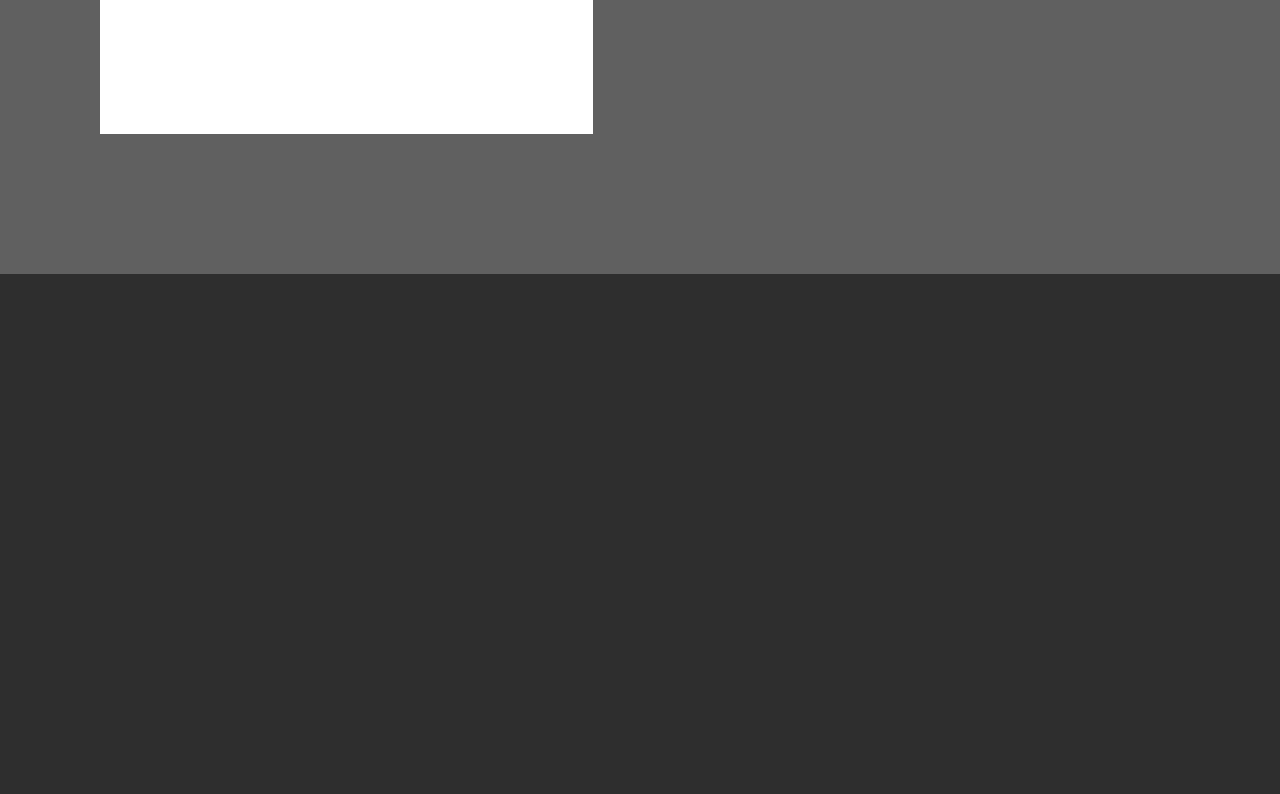
<file: timeline.html>
<!DOCTYPE html>
<html  >
<head>
  <!-- Site made with Mobirise Website Builder v4.10.7, https://mobirise.com -->
  <meta charset="UTF-8">
  <meta http-equiv="X-UA-Compatible" content="IE=edge">
  <meta name="generator" content="Mobirise v4.10.7, mobirise.com">
  <meta name="viewport" content="width=device-width, initial-scale=1, minimum-scale=1">
  <link rel="shortcut icon" href="assets/images/photo-216x249.jpg" type="image/x-icon">
  <meta name="description" content="Web Site Builder Description">
  
  <title>Timeline</title>
  <link rel="stylesheet" href="assets/web/assets/mobirise-icons-bold/mobirise-icons-bold.css">
  <link rel="stylesheet" href="assets/web/assets/mobirise-icons/mobirise-icons.css">
  <link rel="stylesheet" href="assets/tether/tether.min.css">
  <link rel="stylesheet" href="assets/bootstrap/css/bootstrap.min.css">
  <link rel="stylesheet" href="assets/bootstrap/css/bootstrap-grid.min.css">
  <link rel="stylesheet" href="assets/bootstrap/css/bootstrap-reboot.min.css">
  <link rel="stylesheet" href="assets/dropdown/css/style.css">
  <link rel="stylesheet" href="assets/socicon/css/styles.css">
  <link rel="stylesheet" href="assets/animatecss/animate.min.css">
  <link rel="stylesheet" href="assets/theme/css/style.css">
  <link href="assets/fonts/style.css" rel="stylesheet">
  <link rel="stylesheet" href="assets/mobirise/css/mbr-additional.css" type="text/css">
  
  
  
</head>
<body>
  <section class="menu cid-rylh4aAixk" once="menu" id="menu1-1e">

    

    <nav class="navbar navbar-expand beta-menu navbar-dropdown align-items-center navbar-fixed-top navbar-toggleable-sm">
        <button class="navbar-toggler navbar-toggler-right" type="button" data-toggle="collapse" data-target="#navbarSupportedContent" aria-controls="navbarSupportedContent" aria-expanded="false" aria-label="Toggle navigation">
            <div class="hamburger">
                <span></span>
                <span></span>
                <span></span>
                <span></span>
            </div>
        </button>
        <div class="menu-logo">
            <div class="navbar-brand">
                <span class="navbar-logo">
                    <a href="https://karanarya4196.github.io/">
                         <img src="assets/images/photo-216x249.jpg" alt="Mobirise" title="" style="height: 3.8rem;">
                    </a>
                </span>
                <span class="navbar-caption-wrap"><a class="navbar-caption text-white display-4" href="https://karanarya4196.github.io/">Karan</a></span>
            </div>
        </div>
        <div class="collapse navbar-collapse" id="navbarSupportedContent">
            <ul class="navbar-nav nav-dropdown nav-right" data-app-modern-menu="true"><li class="nav-item">
                    <a class="nav-link link text-white display-4" href="https://github.com/karanarya4196"><span class="socicon socicon-github mbr-iconfont mbr-iconfont-btn"></span>
                        GitHub</a>
                </li><li class="nav-item"><a class="nav-link link text-white display-4" href="https://www.linkedin.com/in/karan-arya/"><span class="socicon socicon-linkedin mbr-iconfont mbr-iconfont-btn"></span>LinkedIn</a></li><li class="nav-item"><a class="nav-link link text-white display-4" href="page1.html"><span class="mbrib-clock mbr-iconfont mbr-iconfont-btn"></span>Timeline</a></li></ul>
            
        </div>
    </nav>
</section>

<section class="engine"><a href="https://mobirise.info/e">how to make a site</a></section><section class="timeline1 cid-ryOLugJ5Dt mbr-parallax-background" id="timeline1-1g">

    

    <div class="mbr-overlay" style="opacity: 0.7; background-color: rgb(35, 35, 35);">
    </div>

    <div class="container align-center">
        <h2 class="mbr-section-title pb-3 mbr-fonts-style display-1">My Personal Timeline
        </h2>
        <h3 class="mbr-section-subtitle pb-5 mbr-fonts-style display-5">
            What I have been upto and would want to explore in the future!</h3>

        <div class="container timelines-container reverseTimeline" mbri-timelines="">
            <!--1-->
            <div class="row timeline-element reverse">
                 <div class="timeline-date-panel col-xs-12 col-md-6  align-left">         
                    <div class="time-line-date-content">
                        <p class="mbr-timeline-date mbr-fonts-style display-5">
                            Summers 2016</p>
                    </div>
                </div>
           <span class="iconBackground"></span>
            <div class="col-xs-12 col-md-6 align-right">
                <div class="timeline-text-content">
                    <h4 class="mbr-timeline-title pb-3 mbr-fonts-style display-5">
                        DAAD Germany Internship</h4>
                    <p class="mbr-timeline-text mbr-fonts-style display-7">My first ever international internship. Learnt a lot about the German culture, architectural monuments and history. Visited many parts of Europe like every curious tourist.</p>
                 </div>
            </div>
            </div>
            <!--2-->
            <div class="row timeline-element  separline">
                <div class="timeline-date-panel col-xs-12 col-md-6 align-right">
                    <div class="time-line-date-content">
                        <p class="mbr-timeline-date mbr-fonts-style display-5">Summers 2017</p>
                    </div>
                </div>
                <span class="iconBackground"></span>
                <div class="col-xs-12 col-md-6 align-left ">
                    <div class="timeline-text-content">
                        <h4 class="mbr-timeline-title pb-3 mbr-fonts-style display-5">
                            University of Cambridge</h4>
                        <p class="mbr-timeline-text mbr-fonts-style display-7">
                            One beautiful ride to the United Kingdom, a highly dynamic experience with one of the experts in Cheminformatics with applications of ML in chemistry. Visits to the iconic city of London, Oxford and Cambridge. Memorable!<br></p>
                    </div>
                </div>
            </div>
            <!--3-->
            <div class="row timeline-element reverse separline">
                <div class="timeline-date-panel col-xs-12 col-md-6  align-left">
                    <div class="time-line-date-content">
                        <p class="mbr-timeline-date mbr-fonts-style display-5">May 2018</p>
                    </div>
                </div>
                <span class="iconBackground"></span>
                <div class="col-xs-12 col-md-6 align-right">
                    <div class="timeline-text-content">
                        <h4 class="mbr-timeline-title pb-3 mbr-fonts-style display-5">Graduated from IIT BHU Varanasi</h4>      
                        <p class="mbr-timeline-text mbr-fonts-style display-7">Crazy memories with fun, humour and fights. Made friends for lifetime and developed the foundation of my career.</p>
                    </div>
                </div>
            </div>
            <!--4-->
            <div class="row timeline-element  separline">
                <div class="timeline-date-panel col-xs-12 col-md-6 align-right">
                    <div class="time-line-date-content">
                        <p class="mbr-timeline-date mbr-fonts-style display-5">
                            Fall 2018</p>
                    </div>
                </div>
                <span class="iconBackground"></span>
                <div class="col-xs-12 col-md-6 align-left ">
                    <div class="timeline-text-content">
                        <h4 class="mbr-timeline-title pb-3 mbr-fonts-style display-5">
                            Purdue University - Boilermakers</h4>
                        <p class="mbr-timeline-text mbr-fonts-style display-7">
                            Highly passionate about chemistry, healthcare and machine learning, I embarked on an academic journey as a PhD candidate at Purdue. Unfortunately, withdrew later on due to the critical condition of my father.</p>
                    </div>
                </div>
            </div>
            <!--5-->
            <div class="row timeline-element reverse separline">
                <div class="timeline-date-panel col-xs-12 col-md-6  align-left">
                    <div class="time-line-date-content">
                        <p class="mbr-timeline-date mbr-fonts-style display-5">
                            2019</p>
                    </div>
                </div>
                <span class="iconBackground"></span>
                <div class="col-xs-12 col-md-6 align-right">
                    <div class="timeline-text-content">
                        <h4 class="mbr-timeline-title pb-3 mbr-fonts-style display-5">
                            Into the Machine Learning Universe</h4>
                        <p class="mbr-timeline-text mbr-fonts-style display-7">Beginning of my professional career with Wolters Kluwer as a Data Scientist.</p>
                    </div>
                </div>
            </div>
            <!--6-->
            <div class="row timeline-element separline">
                <div class="timeline-date-panel col-xs-12 col-md-6 align-right">
                    <div class="time-line-date-content">
                       <p class="mbr-timeline-date mbr-fonts-style display-5">January 2020 &nbsp; &nbsp; &nbsp; &nbsp; &nbsp; &nbsp; &nbsp; &nbsp; &nbsp; &nbsp; &nbsp; &nbsp;&nbsp;</p>
                    </div>
                </div>
                <span class="iconBackground"></span>
                <div class="col-xs-12 col-md-6 align-left ">
                    <div class="timeline-text-content">
                        <h4 class="mbr-timeline-title pb-3 mbr-fonts-style display-5">Analytics, Strategy and Consulting!</h4>
                        <p class="mbr-timeline-text mbr-fonts-style display-7">
                            Expanding professional expertise as an Analyst at McKinsey &amp; Company.</p>
                    </div>
                </div>
            </div>
            <!--7-->
            
            <!--8-->
            
            <!--9-->
            
            <!--10-->
            
            <!--11-->
            
            <!--12-->
            
        </div>
    </div>
</section>

<section class="cid-ryOO0JiZjG" id="footer2-1h">

    

    

    <div class="container">
        <div class="media-container-row content mbr-white">
            <div class="col-12 col-md-3 mbr-fonts-style display-7">
                <p class="mbr-text">
                    <strong>Address</strong>
                    <br>
                    <br>TuckerAWHO Enclave,<br>Pune, India - 411028&nbsp;<br>
                    <br>
                    <br><strong>Contacts</strong>
                    <br>
                    <br>Email: karan.arya4196@gmail.com
                    <br>Phone: +91 7390082180<br></p>
            </div>
            <div class="col-12 col-md-3 mbr-fonts-style display-7">
                <p class="mbr-text"><strong>Connect</strong>&nbsp;<br>
                    <br>Want to have a chat regarding portfolio, work opportunities, or collaboration? Drop me an email.<br>
                    <br><strong>Feedback</strong>
                    <br>
                    <br>Please reach out in case of any questions. Any feedback would be appreciated.
                </p>
            </div>
            <div class="col-12 col-md-6">
                <div class="google-map"><iframe frameborder="0" style="border:0" src="https://www.google.com/maps/embed/v1/place?key=AIzaSyAEIpgj38KyLFELm2bK9Y7krBkz1K-cMq8&amp;q=place_id:ChIJAQAAcAnCwjsReA088btpbLA" allowfullscreen=""></iframe></div>
            </div>
        </div>
        
    </div>
</section>


  <script src="assets/web/assets/jquery/jquery.min.js"></script>
  <script src="assets/popper/popper.min.js"></script>
  <script src="assets/tether/tether.min.js"></script>
  <script src="assets/bootstrap/js/bootstrap.min.js"></script>
  <script src="assets/dropdown/js/nav-dropdown.js"></script>
  <script src="assets/dropdown/js/navbar-dropdown.js"></script>
  <script src="assets/viewportchecker/jquery.viewportchecker.js"></script>
  <script src="assets/parallax/jarallax.min.js"></script>
  <script src="assets/smoothscroll/smooth-scroll.js"></script>
  <script src="assets/touchswipe/jquery.touch-swipe.min.js"></script>
  <script src="assets/theme/js/script.js"></script>
  
  
  <input name="animation" type="hidden">
   <div id="scrollToTop" class="scrollToTop mbr-arrow-up"><a style="text-align: center;"><i class="mbr-arrow-up-icon mbr-arrow-up-icon-cm cm-icon cm-icon-smallarrow-up"></i></a></div>
  </body>
</html>
</file>
<file: assets/web/assets/mobirise-icons-bold/mobirise-icons-bold.css>
@font-face {
  font-family: 'mobirise-icons-bold';
  font-display: swap;
  src:  url('mobirise-icons-bold.eot?m1l4yr');
  src:  url('mobirise-icons-bold.eot?m1l4yr#iefix') format('embedded-opentype'),
    url('mobirise-icons-bold.ttf?m1l4yr') format('truetype'),
    url('mobirise-icons-bold.woff?m1l4yr') format('woff'),
    url('mobirise-icons-bold.svg?m1l4yr#mobirise-icons-bold') format('svg');
  font-weight: normal;
  font-style: normal;
}

[class^="mbrib-"], [class*="mbrib-"] {
  /* use !important to prevent issues with browser extensions that change fonts */
  font-family: 'mobirise-icons-bold' !important;
  speak: none;
  font-style: normal;
  font-weight: normal;
  font-variant: normal;
  text-transform: none;
  line-height: 1;

  /* Better Font Rendering =========== */
  -webkit-font-smoothing: antialiased;
  -moz-osx-font-smoothing: grayscale;
}

.mbrib-add-submenu:before {
  content: "\e900";
}
.mbrib-alert:before {
  content: "\e901";
}
.mbrib-align-center:before {
  content: "\e902";
}
.mbrib-align-justify:before {
  content: "\e903";
}
.mbrib-align-left:before {
  content: "\e904";
}
.mbrib-align-right:before {
  content: "\e905";
}
.mbrib-android:before {
  content: "\e906";
}
.mbrib-apple:before {
  content: "\e907";
}
.mbrib-arrow-down:before {
  content: "\e908";
}
.mbrib-arrow-next:before {
  content: "\e909";
}
.mbrib-arrow-prev:before {
  content: "\e90a";
}
.mbrib-arrow-up:before {
  content: "\e90b";
}
.mbrib-bold:before {
  content: "\e90c";
}
.mbrib-bookmark:before {
  content: "\e90d";
}
.mbrib-bootstrap:before {
  content: "\e90e";
}
.mbrib-briefcase:before {
  content: "\e90f";
}
.mbrib-browse:before {
  content: "\e910";
}
.mbrib-bulleted-list:before {
  content: "\e911";
}
.mbrib-calendar:before {
  content: "\e912";
}
.mbrib-camera:before {
  content: "\e913";
}
.mbrib-cart-add:before {
  content: "\e914";
}
.mbrib-cart-full:before {
  content: "\e915";
}
.mbrib-cash:before {
  content: "\e916";
}
.mbrib-change-style:before {
  content: "\e917";
}
.mbrib-chat:before {
  content: "\e918";
}
.mbrib-clock:before {
  content: "\e919";
}
.mbrib-close:before {
  content: "\e91a";
}
.mbrib-cloud:before {
  content: "\e91b";
}
.mbrib-code:before {
  content: "\e91c";
}
.mbrib-contact-form:before {
  content: "\e91d";
}
.mbrib-credit-card:before {
  content: "\e91e";
}
.mbrib-cursor-click:before {
  content: "\e91f";
}
.mbrib-cust-feedback:before {
  content: "\e920";
}
.mbrib-database:before {
  content: "\e921";
}
.mbrib-delivery:before {
  content: "\e922";
}
.mbrib-desktop:before {
  content: "\e923";
}
.mbrib-devices:before {
  content: "\e924";
}
.mbrib-down:before {
  content: "\e925";
}
.mbrib-download:before {
  content: "\e926";
}
.mbrib-drag-n-drop:before {
  content: "\e927";
}
.mbrib-drag-n-drop2:before {
  content: "\e928";
}
.mbrib-edit:before {
  content: "\e929";
}
.mbrib-edit2:before {
  content: "\e92a";
}
.mbrib-error:before {
  content: "\e92b";
}
.mbrib-extension:before {
  content: "\e92c";
}
.mbrib-features:before {
  content: "\e92d";
}
.mbrib-file:before {
  content: "\e92e";
}
.mbrib-flag:before {
  content: "\e92f";
}
.mbrib-folder:before {
  content: "\e930";
}
.mbrib-gift:before {
  content: "\e931";
}
.mbrib-github:before {
  content: "\e932";
}
.mbrib-globe-2:before {
  content: "\e933";
}
.mbrib-globe:before {
  content: "\e934";
}
.mbrib-growing-chart:before {
  content: "\e935";
}
.mbrib-hearth:before {
  content: "\e936";
}
.mbrib-help:before {
  content: "\e937";
}
.mbrib-home:before {
  content: "\e938";
}
.mbrib-hot-cup:before {
  content: "\e939";
}
.mbrib-idea:before {
  content: "\e93a";
}
.mbrib-image-gallery:before {
  content: "\e93b";
}
.mbrib-image-slider:before {
  content: "\e93c";
}
.mbrib-info:before {
  content: "\e93d";
}
.mbrib-italic:before {
  content: "\e93e";
}
.mbrib-key:before {
  content: "\e93f";
}
.mbrib-laptop:before {
  content: "\e940";
}
.mbrib-layers:before {
  content: "\e941";
}
.mbrib-left-right:before {
  content: "\e942";
}
.mbrib-left:before {
  content: "\e943";
}
.mbrib-letter:before {
  content: "\e944";
}
.mbrib-like:before {
  content: "\e945";
}
.mbrib-link:before {
  content: "\e946";
}
.mbrib-lock:before {
  content: "\e947";
}
.mbrib-login:before {
  content: "\e948";
}
.mbrib-logout:before {
  content: "\e949";
}
.mbrib-magic-stick:before {
  content: "\e94a";
}
.mbrib-map-pin:before {
  content: "\e94b";
}
.mbrib-menu:before {
  content: "\e94c";
}
.mbrib-mobile:before {
  content: "\e94d";
}
.mbrib-mobile2:before {
  content: "\e94e";
}
.mbrib-mobirise:before {
  content: "\e94f";
}
.mbrib-more-horizontal:before {
  content: "\e950";
}
.mbrib-more-vertical:before {
  content: "\e951";
}
.mbrib-music:before {
  content: "\e952";
}
.mbrib-new-file:before {
  content: "\e953";
}
.mbrib-numbered-list:before {
  content: "\e954";
}
.mbrib-opened-folder:before {
  content: "\e955";
}
.mbrib-pages:before {
  content: "\e956";
}
.mbrib-paper-plane:before {
  content: "\e957";
}
.mbrib-paperclip:before {
  content: "\e958";
}
.mbrib-photo:before {
  content: "\e959";
}
.mbrib-photos:before {
  content: "\e95a";
}
.mbrib-pin:before {
  content: "\e95b";
}
.mbrib-play:before {
  content: "\e95c";
}
.mbrib-plus:before {
  content: "\e95d";
}
.mbrib-preview:before {
  content: "\e95e";
}
.mbrib-print:before {
  content: "\e95f";
}
.mbrib-protect:before {
  content: "\e960";
}
.mbrib-question:before {
  content: "\e961";
}
.mbrib-quote-left:before {
  content: "\e962";
}
.mbrib-quote-right:before {
  content: "\e963";
}
.mbrib-redo:before {
  content: "\e964";
}
.mbrib-refresh:before {
  content: "\e965";
}
.mbrib-responsive:before {
  content: "\e966";
}
.mbrib-right:before {
  content: "\e967";
}
.mbrib-rocket:before {
  content: "\e968";
}
.mbrib-sad-face:before {
  content: "\e969";
}
.mbrib-sale:before {
  content: "\e96a";
}
.mbrib-save:before {
  content: "\e96b";
}
.mbrib-search:before {
  content: "\e96c";
}
.mbrib-setting:before {
  content: "\e96d";
}
.mbrib-setting2:before {
  content: "\e96e";
}
.mbrib-setting3:before {
  content: "\e96f";
}
.mbrib-share:before {
  content: "\e970";
}
.mbrib-shopping-bag:before {
  content: "\e971";
}
.mbrib-shopping-basket:before {
  content: "\e972";
}
.mbrib-shopping-cart:before {
  content: "\e973";
}
.mbrib-sites:before {
  content: "\e974";
}
.mbrib-smile-face:before {
  content: "\e975";
}
.mbrib-speed:before {
  content: "\e976";
}
.mbrib-star:before {
  content: "\e977";
}
.mbrib-success:before {
  content: "\e978";
}
.mbrib-sun:before {
  content: "\e979";
}
.mbrib-sun2:before {
  content: "\e97a";
}
.mbrib-tablet-vertical:before {
  content: "\e97b";
}
.mbrib-tablet:before {
  content: "\e97c";
}
.mbrib-target:before {
  content: "\e97d";
}
.mbrib-timer:before {
  content: "\e97e";
}
.mbrib-to-ftp:before {
  content: "\e97f";
}
.mbrib-to-local-drive:before {
  content: "\e980";
}
.mbrib-touch-swipe:before {
  content: "\e981";
}
.mbrib-touch:before {
  content: "\e982";
}
.mbrib-trash:before {
  content: "\e983";
}
.mbrib-underline:before {
  content: "\e984";
}
.mbrib-undo:before {
  content: "\e985";
}
.mbrib-unlink:before {
  content: "\e986";
}
.mbrib-unlock:before {
  content: "\e987";
}
.mbrib-up-down:before {
  content: "\e988";
}
.mbrib-up:before {
  content: "\e989";
}
.mbrib-update:before {
  content: "\e98a";
}
.mbrib-upload:before {
  content: "\e98b";
}
.mbrib-user:before {
  content: "\e98c";
}
.mbrib-user2:before {
  content: "\e98d";
}
.mbrib-users:before {
  content: "\e98e";
}
.mbrib-video-play:before {
  content: "\e98f";
}
.mbrib-video:before {
  content: "\e990";
}
.mbrib-watch:before {
  content: "\e991";
}
.mbrib-website-theme:before {
  content: "\e992";
}
.mbrib-wifi:before {
  content: "\e993";
}
.mbrib-windows:before {
  content: "\e994";
}
.mbrib-zoom-out:before {
  content: "\e995";
}
</file>
<file: assets/web/assets/mobirise-icons/mobirise-icons.css>
@font-face {
  font-family: 'MobiriseIcons';
  src:  url('mobirise-icons.eot?spat4u');
  src:  url('mobirise-icons.eot?spat4u#iefix') format('embedded-opentype'),
    url('mobirise-icons.ttf?spat4u') format('truetype'),
    url('mobirise-icons.woff?spat4u') format('woff'),
    url('mobirise-icons.svg?spat4u#MobiriseIcons') format('svg');
  font-weight: normal;
  font-style: normal;
  font-display: swap;
}

[class^="mbri-"], [class*=" mbri-"] {
  /* use !important to prevent issues with browser extensions that change fonts */
  font-family: MobiriseIcons !important;
  speak: none;
  font-style: normal;
  font-weight: normal;
  font-variant: normal;
  text-transform: none;
  line-height: 1;

  /* Better Font Rendering =========== */
  -webkit-font-smoothing: antialiased;
  -moz-osx-font-smoothing: grayscale;
}

.mbri-add-submenu:before {
  content: "\e900";
}
.mbri-alert:before {
  content: "\e901";
}
.mbri-align-center:before {
  content: "\e902";
}
.mbri-align-justify:before {
  content: "\e903";
}
.mbri-align-left:before {
  content: "\e904";
}
.mbri-align-right:before {
  content: "\e905";
}
.mbri-android:before {
  content: "\e906";
}
.mbri-apple:before {
  content: "\e907";
}
.mbri-arrow-down:before {
  content: "\e908";
}
.mbri-arrow-next:before {
  content: "\e909";
}
.mbri-arrow-prev:before {
  content: "\e90a";
}
.mbri-arrow-up:before {
  content: "\e90b";
}
.mbri-bold:before {
  content: "\e90c";
}
.mbri-bookmark:before {
  content: "\e90d";
}
.mbri-bootstrap:before {
  content: "\e90e";
}
.mbri-briefcase:before {
  content: "\e90f";
}
.mbri-browse:before {
  content: "\e910";
}
.mbri-bulleted-list:before {
  content: "\e911";
}
.mbri-calendar:before {
  content: "\e912";
}
.mbri-camera:before {
  content: "\e913";
}
.mbri-cart-add:before {
  content: "\e914";
}
.mbri-cart-full:before {
  content: "\e915";
}
.mbri-cash:before {
  content: "\e916";
}
.mbri-change-style:before {
  content: "\e917";
}
.mbri-chat:before {
  content: "\e918";
}
.mbri-clock:before {
  content: "\e919";
}
.mbri-close:before {
  content: "\e91a";
}
.mbri-cloud:before {
  content: "\e91b";
}
.mbri-code:before {
  content: "\e91c";
}
.mbri-contact-form:before {
  content: "\e91d";
}
.mbri-credit-card:before {
  content: "\e91e";
}
.mbri-cursor-click:before {
  content: "\e91f";
}
.mbri-cust-feedback:before {
  content: "\e920";
}
.mbri-database:before {
  content: "\e921";
}
.mbri-delivery:before {
  content: "\e922";
}
.mbri-desktop:before {
  content: "\e923";
}
.mbri-devices:before {
  content: "\e924";
}
.mbri-down:before {
  content: "\e925";
}
.mbri-download:before {
  content: "\e989";
}
.mbri-drag-n-drop:before {
  content: "\e927";
}
.mbri-drag-n-drop2:before {
  content: "\e928";
}
.mbri-edit:before {
  content: "\e929";
}
.mbri-edit2:before {
  content: "\e92a";
}
.mbri-error:before {
  content: "\e92b";
}
.mbri-extension:before {
  content: "\e92c";
}
.mbri-features:before {
  content: "\e92d";
}
.mbri-file:before {
  content: "\e92e";
}
.mbri-flag:before {
  content: "\e92f";
}
.mbri-folder:before {
  content: "\e930";
}
.mbri-gift:before {
  content: "\e931";
}
.mbri-github:before {
  content: "\e932";
}
.mbri-globe:before {
  content: "\e933";
}
.mbri-globe-2:before {
  content: "\e934";
}
.mbri-growing-chart:before {
  content: "\e935";
}
.mbri-hearth:before {
  content: "\e936";
}
.mbri-help:before {
  content: "\e937";
}
.mbri-home:before {
  content: "\e938";
}
.mbri-hot-cup:before {
  content: "\e939";
}
.mbri-idea:before {
  content: "\e93a";
}
.mbri-image-gallery:before {
  content: "\e93b";
}
.mbri-image-slider:before {
  content: "\e93c";
}
.mbri-info:before {
  content: "\e93d";
}
.mbri-italic:before {
  content: "\e93e";
}
.mbri-key:before {
  content: "\e93f";
}
.mbri-laptop:before {
  content: "\e940";
}
.mbri-layers:before {
  content: "\e941";
}
.mbri-left-right:before {
  content: "\e942";
}
.mbri-left:before {
  content: "\e943";
}
.mbri-letter:before {
  content: "\e944";
}
.mbri-like:before {
  content: "\e945";
}
.mbri-link:before {
  content: "\e946";
}
.mbri-lock:before {
  content: "\e947";
}
.mbri-login:before {
  content: "\e948";
}
.mbri-logout:before {
  content: "\e949";
}
.mbri-magic-stick:before {
  content: "\e94a";
}
.mbri-map-pin:before {
  content: "\e94b";
}
.mbri-menu:before {
  content: "\e94c";
}
.mbri-mobile:before {
  content: "\e94d";
}
.mbri-mobile2:before {
  content: "\e94e";
}
.mbri-mobirise:before {
  content: "\e94f";
}
.mbri-more-horizontal:before {
  content: "\e950";
}
.mbri-more-vertical:before {
  content: "\e951";
}
.mbri-music:before {
  content: "\e952";
}
.mbri-new-file:before {
  content: "\e953";
}
.mbri-numbered-list:before {
  content: "\e954";
}
.mbri-opened-folder:before {
  content: "\e955";
}
.mbri-pages:before {
  content: "\e956";
}
.mbri-paper-plane:before {
  content: "\e957";
}
.mbri-paperclip:before {
  content: "\e958";
}
.mbri-photo:before {
  content: "\e959";
}
.mbri-photos:before {
  content: "\e95a";
}
.mbri-pin:before {
  content: "\e95b";
}
.mbri-play:before {
  content: "\e95c";
}
.mbri-plus:before {
  content: "\e95d";
}
.mbri-preview:before {
  content: "\e95e";
}
.mbri-print:before {
  content: "\e95f";
}
.mbri-protect:before {
  content: "\e960";
}
.mbri-question:before {
  content: "\e961";
}
.mbri-quote-left:before {
  content: "\e962";
}
.mbri-quote-right:before {
  content: "\e963";
}
.mbri-refresh:before {
  content: "\e964";
}
.mbri-responsive:before {
  content: "\e965";
}
.mbri-right:before {
  content: "\e966";
}
.mbri-rocket:before {
  content: "\e967";
}
.mbri-sad-face:before {
  content: "\e968";
}
.mbri-sale:before {
  content: "\e969";
}
.mbri-save:before {
  content: "\e96a";
}
.mbri-search:before {
  content: "\e96b";
}
.mbri-setting:before {
  content: "\e96c";
}
.mbri-setting2:before {
  content: "\e96d";
}
.mbri-setting3:before {
  content: "\e96e";
}
.mbri-share:before {
  content: "\e96f";
}
.mbri-shopping-bag:before {
  content: "\e970";
}
.mbri-shopping-basket:before {
  content: "\e971";
}
.mbri-shopping-cart:before {
  content: "\e972";
}
.mbri-sites:before {
  content: "\e973";
}
.mbri-smile-face:before {
  content: "\e974";
}
.mbri-speed:before {
  content: "\e975";
}
.mbri-star:before {
  content: "\e976";
}
.mbri-success:before {
  content: "\e977";
}
.mbri-sun:before {
  content: "\e978";
}
.mbri-sun2:before {
  content: "\e979";
}
.mbri-tablet:before {
  content: "\e97a";
}
.mbri-tablet-vertical:before {
  content: "\e97b";
}
.mbri-target:before {
  content: "\e97c";
}
.mbri-timer:before {
  content: "\e97d";
}
.mbri-to-ftp:before {
  content: "\e97e";
}
.mbri-to-local-drive:before {
  content: "\e97f";
}
.mbri-touch-swipe:before {
  content: "\e980";
}
.mbri-touch:before {
  content: "\e981";
}
.mbri-trash:before {
  content: "\e982";
}
.mbri-underline:before {
  content: "\e983";
}
.mbri-unlink:before {
  content: "\e984";
}
.mbri-unlock:before {
  content: "\e985";
}
.mbri-up-down:before {
  content: "\e986";
}
.mbri-up:before {
  content: "\e987";
}
.mbri-update:before {
  content: "\e988";
}
.mbri-upload:before {
 content: "\e926"; 
}
.mbri-user:before {
  content: "\e98a";
}
.mbri-user2:before {
  content: "\e98b";
}
.mbri-users:before {
  content: "\e98c";
}
.mbri-video:before {
  content: "\e98d";
}
.mbri-video-play:before {
  content: "\e98e";
}
.mbri-watch:before {
  content: "\e98f";
}
.mbri-website-theme:before {
  content: "\e990";
}
.mbri-wifi:before {
  content: "\e991";
}
.mbri-windows:before {
  content: "\e992";
}
.mbri-zoom-out:before {
  content: "\e993";
}
.mbri-redo:before {
  content: "\e994";
}
.mbri-undo:before {
  content: "\e995";
}
</file>
<file: assets/dropdown/css/style.css>
.navbar-dropdown {
  left: 0;
  padding: 0;
  position: absolute;
  right: 0;
  top: 0;
  transition: all 0.45s ease;
  z-index: 1030;
  background: #282828; }
  .navbar-dropdown .navbar-logo {
    margin-right: 0.8rem;
    transition: margin 0.3s ease-in-out;
    vertical-align: middle; }
    .navbar-dropdown .navbar-logo img {
      height: 3.125rem;
      transition: all 0.3s ease-in-out; }
    .navbar-dropdown .navbar-logo.mbr-iconfont {
      font-size: 3.125rem;
      line-height: 3.125rem; }
  .navbar-dropdown .navbar-caption {
    font-weight: 700;
    white-space: normal;
    vertical-align: -4px;
    line-height: 3.125rem !important; }
    .navbar-dropdown .navbar-caption, .navbar-dropdown .navbar-caption:hover {
      color: inherit;
      text-decoration: none; }
  .navbar-dropdown .mbr-iconfont + .navbar-caption {
    vertical-align: -1px; }
  .navbar-dropdown.navbar-fixed-top {
    position: fixed; }
  .navbar-dropdown .navbar-brand span {
    vertical-align: -4px; }
  .navbar-dropdown.bg-color.transparent {
    background: none; }
  .navbar-dropdown.navbar-short .navbar-brand {
    padding: 0.625rem 0; }
    .navbar-dropdown.navbar-short .navbar-brand span {
      vertical-align: -1px; }
  .navbar-dropdown.navbar-short .navbar-caption {
    line-height: 2.375rem !important;
    vertical-align: -2px; }
  .navbar-dropdown.navbar-short .navbar-logo {
    margin-right: 0.5rem; }
    .navbar-dropdown.navbar-short .navbar-logo img {
      height: 2.375rem; }
    .navbar-dropdown.navbar-short .navbar-logo.mbr-iconfont {
      font-size: 2.375rem;
      line-height: 2.375rem; }
  .navbar-dropdown.navbar-short .mbr-table-cell {
    height: 3.625rem; }
  .navbar-dropdown .navbar-close {
    left: 0.6875rem;
    position: fixed;
    top: 0.75rem;
    z-index: 1000; }
  .navbar-dropdown .hamburger-icon {
    content: "";
    display: inline-block;
    vertical-align: middle;
    width: 16px;
    -webkit-box-shadow: 0 -6px 0 1px #282828,0 0 0 1px #282828,0 6px 0 1px #282828;
    -moz-box-shadow: 0 -6px 0 1px #282828,0 0 0 1px #282828,0 6px 0 1px #282828;
    box-shadow: 0 -6px 0 1px #282828,0 0 0 1px #282828,0 6px 0 1px #282828; }

.dropdown-menu .dropdown-toggle[data-toggle="dropdown-submenu"]::after {
  border-bottom: 0.35em solid transparent;
  border-left: 0.35em solid;
  border-right: 0;
  border-top: 0.35em solid transparent;
  margin-left: 0.3rem; }

.dropdown-menu .dropdown-item:focus {
  outline: 0; }

.nav-dropdown {
  font-size: 0.75rem;
  font-weight: 500;
  height: auto !important; }
  .nav-dropdown .nav-btn {
    padding-left: 1rem; }
  .nav-dropdown .link {
    margin: .667em 1.667em;
    font-weight: 500;
    padding: 0;
    transition: color .2s ease-in-out; }
    .nav-dropdown .link.dropdown-toggle {
      margin-right: 2.583em; }
      .nav-dropdown .link.dropdown-toggle::after {
        margin-left: .25rem;
        border-top: 0.35em solid;
        border-right: 0.35em solid transparent;
        border-left: 0.35em solid transparent;
        border-bottom: 0; }
      .nav-dropdown .link.dropdown-toggle[aria-expanded="true"] {
        margin: 0;
        padding: 0.667em 3.263em  0.667em 1.667em; }
  .nav-dropdown .link::after,
  .nav-dropdown .dropdown-item::after {
    color: inherit; }
  .nav-dropdown .btn {
    font-size: 0.75rem;
    font-weight: 700;
    letter-spacing: 0;
    margin-bottom: 0;
    padding-left: 1.25rem;
    padding-right: 1.25rem; }
  .nav-dropdown .dropdown-menu {
    border-radius: 0;
    border: 0;
    left: 0;
    margin: 0;
    padding-bottom: 1.25rem;
    padding-top: 1.25rem;
    position: relative; }
  .nav-dropdown .dropdown-submenu {
    margin-left: 0.125rem;
    top: 0; }
  .nav-dropdown .dropdown-item {
    font-weight: 500;
    line-height: 2;
    padding: 0.3846em 4.615em 0.3846em 1.5385em;
    position: relative;
    transition: color .2s ease-in-out, background-color .2s ease-in-out; }
    .nav-dropdown .dropdown-item::after {
      margin-top: -0.3077em;
      position: absolute;
      right: 1.1538em;
      top: 50%; }
    .nav-dropdown .dropdown-item:focus, .nav-dropdown .dropdown-item:hover {
      background: none; }

@media (max-width: 767px) {
  .nav-dropdown.navbar-toggleable-sm {
    bottom: 0;
    display: none;
    left: 0;
    overflow-x: hidden;
    position: fixed;
    top: 0;
    transform: translateX(-100%);
    -ms-transform: translateX(-100%);
    -webkit-transform: translateX(-100%);
    width: 18.75rem;
    z-index: 999; } }
.nav-dropdown.navbar-toggleable-xl {
  bottom: 0;
  display: none;
  left: 0;
  overflow-x: hidden;
  position: fixed;
  top: 0;
  transform: translateX(-100%);
  -ms-transform: translateX(-100%);
  -webkit-transform: translateX(-100%);
  width: 18.75rem;
  z-index: 999; }

.nav-dropdown-sm {
  display: block !important;
  overflow-x: hidden;
  overflow: auto;
  padding-top: 3.875rem; }
  .nav-dropdown-sm::after {
    content: "";
    display: block;
    height: 3rem;
    width: 100%; }
  .nav-dropdown-sm.collapse.in ~ .navbar-close {
    display: block !important; }
  .nav-dropdown-sm.collapsing, .nav-dropdown-sm.collapse.in {
    transform: translateX(0);
    -ms-transform: translateX(0);
    -webkit-transform: translateX(0);
    transition: all 0.25s ease-out;
    -webkit-transition: all 0.25s ease-out;
    background: #282828; }
  .nav-dropdown-sm.collapsing[aria-expanded="false"] {
    transform: translateX(-100%);
    -ms-transform: translateX(-100%);
    -webkit-transform: translateX(-100%); }
  .nav-dropdown-sm .nav-item {
    display: block;
    margin-left: 0 !important;
    padding-left: 0; }
  .nav-dropdown-sm .link,
  .nav-dropdown-sm .dropdown-item {
    border-top: 1px dotted rgba(255, 255, 255, 0.1);
    font-size: 0.8125rem;
    line-height: 1.6;
    margin: 0 !important;
    padding: 0.875rem 2.4rem 0.875rem 1.5625rem !important;
    position: relative;
    white-space: normal; }
    .nav-dropdown-sm .link:focus, .nav-dropdown-sm .link:hover,
    .nav-dropdown-sm .dropdown-item:focus,
    .nav-dropdown-sm .dropdown-item:hover {
      background: rgba(0, 0, 0, 0.2) !important;
      color: #c0a375; }
  .nav-dropdown-sm .nav-btn {
    position: relative;
    padding: 1.5625rem 1.5625rem 0 1.5625rem; }
    .nav-dropdown-sm .nav-btn::before {
      border-top: 1px dotted rgba(255, 255, 255, 0.1);
      content: "";
      left: 0;
      position: absolute;
      top: 0;
      width: 100%; }
    .nav-dropdown-sm .nav-btn + .nav-btn {
      padding-top: 0.625rem; }
      .nav-dropdown-sm .nav-btn + .nav-btn::before {
        display: none; }
  .nav-dropdown-sm .btn {
    padding: 0.625rem 0; }
  .nav-dropdown-sm .dropdown-toggle[data-toggle="dropdown-submenu"]::after {
    margin-left: .25rem;
    border-top: 0.35em solid;
    border-right: 0.35em solid transparent;
    border-left: 0.35em solid transparent;
    border-bottom: 0; }
  .nav-dropdown-sm .dropdown-toggle[data-toggle="dropdown-submenu"][aria-expanded="true"]::after {
    border-top: 0;
    border-right: 0.35em solid transparent;
    border-left: 0.35em solid transparent;
    border-bottom: 0.35em solid; }
  .nav-dropdown-sm .dropdown-menu {
    margin: 0;
    padding: 0;
    position: relative;
    top: 0;
    left: 0;
    width: 100%;
    border: 0;
    float: none;
    border-radius: 0;
    background: none; }
  .nav-dropdown-sm .dropdown-submenu {
    left: 100%;
    margin-left: 0.125rem;
    margin-top: -1.25rem;
    top: 0; }

.navbar-toggleable-sm .nav-dropdown .dropdown-menu {
  position: absolute; }

.navbar-toggleable-sm .nav-dropdown .dropdown-submenu {
  left: 100%;
  margin-left: 0.125rem;
  margin-top: -1.25rem;
  top: 0; }

.navbar-toggleable-sm.opened .nav-dropdown .dropdown-menu {
  position: relative; }

.navbar-toggleable-sm.opened .nav-dropdown .dropdown-submenu {
  left: 0;
  margin-left: 00rem;
  margin-top: 0rem;
  top: 0; }

.is-builder .nav-dropdown.collapsing {
  transition: none !important; }

/*# sourceMappingURL=style.css.map */
</file>
<file: assets/socicon/css/styles.css>
@charset "UTF-8";

@font-face {
  font-family: 'Socicon';
  src:  url('../fonts/socicon.eot');
  src:  url('../fonts/socicon.eot?#iefix') format('embedded-opentype'),
    url('../fonts/socicon.woff2') format('woff2'),
    url('../fonts/socicon.ttf') format('truetype'),
    url('../fonts/socicon.woff') format('woff'),
    url('../fonts/socicon.svg#socicon') format('svg');
  font-weight: normal;
  font-style: normal;
}

[data-icon]:before {
  font-family: "socicon" !important;
  content: attr(data-icon);
  font-style: normal !important;
  font-weight: normal !important;
  font-variant: normal !important;
  text-transform: none !important;
  speak: none;
  line-height: 1;
  -webkit-font-smoothing: antialiased;
  -moz-osx-font-smoothing: grayscale;
}

[class^="socicon-"], [class*=" socicon-"] {
  /* use !important to prevent issues with browser extensions that change fonts */
  font-family: 'Socicon' !important;
  speak: none;
  font-style: normal;
  font-weight: normal;
  font-variant: normal;
  text-transform: none;
  line-height: 1;

  /* Better Font Rendering =========== */
  -webkit-font-smoothing: antialiased;
  -moz-osx-font-smoothing: grayscale;
}

.socicon-eitaa:before {
  content: "\e97c";
}
.socicon-soroush:before {
  content: "\e97d";
}
.socicon-bale:before {
  content: "\e97e";
}
.socicon-zazzle:before {
  content: "\e97b";
}
.socicon-society6:before {
  content: "\e97a";
}
.socicon-redbubble:before {
  content: "\e979";
}
.socicon-avvo:before {
  content: "\e978";
}
.socicon-stitcher:before {
  content: "\e977";
}
.socicon-googlehangouts:before {
  content: "\e974";
}
.socicon-dlive:before {
  content: "\e975";
}
.socicon-vsco:before {
  content: "\e976";
}
.socicon-flipboard:before {
  content: "\e973";
}
.socicon-ubuntu:before {
  content: "\e958";
}
.socicon-artstation:before {
  content: "\e959";
}
.socicon-invision:before {
  content: "\e95a";
}
.socicon-torial:before {
  content: "\e95b";
}
.socicon-collectorz:before {
  content: "\e95c";
}
.socicon-seenthis:before {
  content: "\e95d";
}
.socicon-googleplaymusic:before {
  content: "\e95e";
}
.socicon-debian:before {
  content: "\e95f";
}
.socicon-filmfreeway:before {
  content: "\e960";
}
.socicon-gnome:before {
  content: "\e961";
}
.socicon-itchio:before {
  content: "\e962";
}
.socicon-jamendo:before {
  content: "\e963";
}
.socicon-mix:before {
  content: "\e964";
}
.socicon-sharepoint:before {
  content: "\e965";
}
.socicon-tinder:before {
  content: "\e966";
}
.socicon-windguru:before {
  content: "\e967";
}
.socicon-cdbaby:before {
  content: "\e968";
}
.socicon-elementaryos:before {
  content: "\e969";
}
.socicon-stage32:before {
  content: "\e96a";
}
.socicon-tiktok:before {
  content: "\e96b";
}
.socicon-gitter:before {
  content: "\e96c";
}
.socicon-letterboxd:before {
  content: "\e96d";
}
.socicon-threema:before {
  content: "\e96e";
}
.socicon-splice:before {
  content: "\e96f";
}
.socicon-metapop:before {
  content: "\e970";
}
.socicon-naver:before {
  content: "\e971";
}
.socicon-remote:before {
  content: "\e972";
}
.socicon-internet:before {
  content: "\e957";
}
.socicon-moddb:before {
  content: "\e94b";
}
.socicon-indiedb:before {
  content: "\e94c";
}
.socicon-traxsource:before {
  content: "\e94d";
}
.socicon-gamefor:before {
  content: "\e94e";
}
.socicon-pixiv:before {
  content: "\e94f";
}
.socicon-myanimelist:before {
  content: "\e950";
}
.socicon-blackberry:before {
  content: "\e951";
}
.socicon-wickr:before {
  content: "\e952";
}
.socicon-spip:before {
  content: "\e953";
}
.socicon-napster:before {
  content: "\e954";
}
.socicon-beatport:before {
  content: "\e955";
}
.socicon-hackerone:before {
  content: "\e956";
}
.socicon-hackernews:before {
  content: "\e946";
}
.socicon-smashwords:before {
  content: "\e947";
}
.socicon-kobo:before {
  content: "\e948";
}
.socicon-bookbub:before {
  content: "\e949";
}
.socicon-mailru:before {
  content: "\e94a";
}
.socicon-gitlab:before {
  content: "\e945";
}
.socicon-instructables:before {
  content: "\e944";
}
.socicon-portfolio:before {
  content: "\e943";
}
.socicon-codered:before {
  content: "\e940";
}
.socicon-origin:before {
  content: "\e941";
}
.socicon-nextdoor:before {
  content: "\e942";
}
.socicon-udemy:before {
  content: "\e93f";
}
.socicon-livemaster:before {
  content: "\e93e";
}
.socicon-crunchbase:before {
  content: "\e93b";
}
.socicon-homefy:before {
  content: "\e93c";
}
.socicon-calendly:before {
  content: "\e93d";
}
.socicon-realtor:before {
  content: "\e90f";
}
.socicon-tidal:before {
  content: "\e910";
}
.socicon-qobuz:before {
  content: "\e911";
}
.socicon-natgeo:before {
  content: "\e912";
}
.socicon-mastodon:before {
  content: "\e913";
}
.socicon-unsplash:before {
  content: "\e914";
}
.socicon-homeadvisor:before {
  content: "\e915";
}
.socicon-angieslist:before {
  content: "\e916";
}
.socicon-codepen:before {
  content: "\e917";
}
.socicon-slack:before {
  content: "\e918";
}
.socicon-openaigym:before {
  content: "\e919";
}
.socicon-logmein:before {
  content: "\e91a";
}
.socicon-fiverr:before {
  content: "\e91b";
}
.socicon-gotomeeting:before {
  content: "\e91c";
}
.socicon-aliexpress:before {
  content: "\e91d";
}
.socicon-guru:before {
  content: "\e91e";
}
.socicon-appstore:before {
  content: "\e91f";
}
.socicon-homes:before {
  content: "\e920";
}
.socicon-zoom:before {
  content: "\e921";
}
.socicon-alibaba:before {
  content: "\e922";
}
.socicon-craigslist:before {
  content: "\e923";
}
.socicon-wix:before {
  content: "\e924";
}
.socicon-redfin:before {
  content: "\e925";
}
.socicon-googlecalendar:before {
  content: "\e926";
}
.socicon-shopify:before {
  content: "\e927";
}
.socicon-freelancer:before {
  content: "\e928";
}
.socicon-seedrs:before {
  content: "\e929";
}
.socicon-bing:before {
  content: "\e92a";
}
.socicon-doodle:before {
  content: "\e92b";
}
.socicon-bonanza:before {
  content: "\e92c";
}
.socicon-squarespace:before {
  content: "\e92d";
}
.socicon-toptal:before {
  content: "\e92e";
}
.socicon-gust:before {
  content: "\e92f";
}
.socicon-ask:before {
  content: "\e930";
}
.socicon-trulia:before {
  content: "\e931";
}
.socicon-loomly:before {
  content: "\e932";
}
.socicon-ghost:before {
  content: "\e933";
}
.socicon-upwork:before {
  content: "\e934";
}
.socicon-fundable:before {
  content: "\e935";
}
.socicon-booking:before {
  content: "\e936";
}
.socicon-googlemaps:before {
  content: "\e937";
}
.socicon-zillow:before {
  content: "\e938";
}
.socicon-niconico:before {
  content: "\e939";
}
.socicon-toneden:before {
  content: "\e93a";
}
.socicon-augment:before {
  content: "\e908";
}
.socicon-bitbucket:before {
  content: "\e909";
}
.socicon-fyuse:before {
  content: "\e90a";
}
.socicon-yt-gaming:before {
  content: "\e90b";
}
.socicon-sketchfab:before {
  content: "\e90c";
}
.socicon-mobcrush:before {
  content: "\e90d";
}
.socicon-microsoft:before {
  content: "\e90e";
}
.socicon-pandora:before {
  content: "\e907";
}
.socicon-messenger:before {
  content: "\e906";
}
.socicon-gamewisp:before {
  content: "\e905";
}
.socicon-bloglovin:before {
  content: "\e904";
}
.socicon-tunein:before {
  content: "\e903";
}
.socicon-gamejolt:before {
  content: "\e901";
}
.socicon-trello:before {
  content: "\e902";
}
.socicon-spreadshirt:before {
  content: "\e900";
}
.socicon-500px:before {
  content: "\e000";
}
.socicon-8tracks:before {
  content: "\e001";
}
.socicon-airbnb:before {
  content: "\e002";
}
.socicon-alliance:before {
  content: "\e003";
}
.socicon-amazon:before {
  content: "\e004";
}
.socicon-amplement:before {
  content: "\e005";
}
.socicon-android:before {
  content: "\e006";
}
.socicon-angellist:before {
  content: "\e007";
}
.socicon-apple:before {
  content: "\e008";
}
.socicon-appnet:before {
  content: "\e009";
}
.socicon-baidu:before {
  content: "\e00a";
}
.socicon-bandcamp:before {
  content: "\e00b";
}
.socicon-battlenet:before {
  content: "\e00c";
}
.socicon-mixer:before {
  content: "\e00d";
}
.socicon-bebee:before {
  content: "\e00e";
}
.socicon-bebo:before {
  content: "\e00f";
}
.socicon-behance:before {
  content: "\e010";
}
.socicon-blizzard:before {
  content: "\e011";
}
.socicon-blogger:before {
  content: "\e012";
}
.socicon-buffer:before {
  content: "\e013";
}
.socicon-chrome:before {
  content: "\e014";
}
.socicon-coderwall:before {
  content: "\e015";
}
.socicon-curse:before {
  content: "\e016";
}
.socicon-dailymotion:before {
  content: "\e017";
}
.socicon-deezer:before {
  content: "\e018";
}
.socicon-delicious:before {
  content: "\e019";
}
.socicon-deviantart:before {
  content: "\e01a";
}
.socicon-diablo:before {
  content: "\e01b";
}
.socicon-digg:before {
  content: "\e01c";
}
.socicon-discord:before {
  content: "\e01d";
}
.socicon-disqus:before {
  content: "\e01e";
}
.socicon-douban:before {
  content: "\e01f";
}
.socicon-draugiem:before {
  content: "\e020";
}
.socicon-dribbble:before {
  content: "\e021";
}
.socicon-drupal:before {
  content: "\e022";
}
.socicon-ebay:before {
  content: "\e023";
}
.socicon-ello:before {
  content: "\e024";
}
.socicon-endomodo:before {
  content: "\e025";
}
.socicon-envato:before {
  content: "\e026";
}
.socicon-etsy:before {
  content: "\e027";
}
.socicon-facebook:before {
  content: "\e028";
}
.socicon-feedburner:before {
  content: "\e029";
}
.socicon-filmweb:before {
  content: "\e02a";
}
.socicon-firefox:before {
  content: "\e02b";
}
.socicon-flattr:before {
  content: "\e02c";
}
.socicon-flickr:before {
  content: "\e02d";
}
.socicon-formulr:before {
  content: "\e02e";
}
.socicon-forrst:before {
  content: "\e02f";
}
.socicon-foursquare:before {
  content: "\e030";
}
.socicon-friendfeed:before {
  content: "\e031";
}
.socicon-github:before {
  content: "\e032";
}
.socicon-goodreads:before {
  content: "\e033";
}
.socicon-google:before {
  content: "\e034";
}
.socicon-googlescholar:before {
  content: "\e035";
}
.socicon-googlegroups:before {
  content: "\e036";
}
.socicon-googlephotos:before {
  content: "\e037";
}
.socicon-googleplus:before {
  content: "\e038";
}
.socicon-grooveshark:before {
  content: "\e039";
}
.socicon-hackerrank:before {
  content: "\e03a";
}
.socicon-hearthstone:before {
  content: "\e03b";
}
.socicon-hellocoton:before {
  content: "\e03c";
}
.socicon-heroes:before {
  content: "\e03d";
}
.socicon-smashcast:before {
  content: "\e03e";
}
.socicon-horde:before {
  content: "\e03f";
}
.socicon-houzz:before {
  content: "\e040";
}
.socicon-icq:before {
  content: "\e041";
}
.socicon-identica:before {
  content: "\e042";
}
.socicon-imdb:before {
  content: "\e043";
}
.socicon-instagram:before {
  content: "\e044";
}
.socicon-issuu:before {
  content: "\e045";
}
.socicon-istock:before {
  content: "\e046";
}
.socicon-itunes:before {
  content: "\e047";
}
.socicon-keybase:before {
  content: "\e048";
}
.socicon-lanyrd:before {
  content: "\e049";
}
.socicon-lastfm:before {
  content: "\e04a";
}
.socicon-line:before {
  content: "\e04b";
}
.socicon-linkedin:before {
  content: "\e04c";
}
.socicon-livejournal:before {
  content: "\e04d";
}
.socicon-lyft:before {
  content: "\e04e";
}
.socicon-macos:before {
  content: "\e04f";
}
.socicon-mail:before {
  content: "\e050";
}
.socicon-medium:before {
  content: "\e051";
}
.socicon-meetup:before {
  content: "\e052";
}
.socicon-mixcloud:before {
  content: "\e053";
}
.socicon-modelmayhem:before {
  content: "\e054";
}
.socicon-mumble:before {
  content: "\e055";
}
.socicon-myspace:before {
  content: "\e056";
}
.socicon-newsvine:before {
  content: "\e057";
}
.socicon-nintendo:before {
  content: "\e058";
}
.socicon-npm:before {
  content: "\e059";
}
.socicon-odnoklassniki:before {
  content: "\e05a";
}
.socicon-openid:before {
  content: "\e05b";
}
.socicon-opera:before {
  content: "\e05c";
}
.socicon-outlook:before {
  content: "\e05d";
}
.socicon-overwatch:before {
  content: "\e05e";
}
.socicon-patreon:before {
  content: "\e05f";
}
.socicon-paypal:before {
  content: "\e060";
}
.socicon-periscope:before {
  content: "\e061";
}
.socicon-persona:before {
  content: "\e062";
}
.socicon-pinterest:before {
  content: "\e063";
}
.socicon-play:before {
  content: "\e064";
}
.socicon-player:before {
  content: "\e065";
}
.socicon-playstation:before {
  content: "\e066";
}
.socicon-pocket:before {
  content: "\e067";
}
.socicon-qq:before {
  content: "\e068";
}
.socicon-quora:before {
  content: "\e069";
}
.socicon-raidcall:before {
  content: "\e06a";
}
.socicon-ravelry:before {
  content: "\e06b";
}
.socicon-reddit:before {
  content: "\e06c";
}
.socicon-renren:before {
  content: "\e06d";
}
.socicon-researchgate:before {
  content: "\e06e";
}
.socicon-residentadvisor:before {
  content: "\e06f";
}
.socicon-reverbnation:before {
  content: "\e070";
}
.socicon-rss:before {
  content: "\e071";
}
.socicon-sharethis:before {
  content: "\e072";
}
.socicon-skype:before {
  content: "\e073";
}
.socicon-slideshare:before {
  content: "\e074";
}
.socicon-smugmug:before {
  content: "\e075";
}
.socicon-snapchat:before {
  content: "\e076";
}
.socicon-songkick:before {
  content: "\e077";
}
.socicon-soundcloud:before {
  content: "\e078";
}
.socicon-spotify:before {
  content: "\e079";
}
.socicon-stackexchange:before {
  content: "\e07a";
}
.socicon-stackoverflow:before {
  content: "\e07b";
}
.socicon-starcraft:before {
  content: "\e07c";
}
.socicon-stayfriends:before {
  content: "\e07d";
}
.socicon-steam:before {
  content: "\e07e";
}
.socicon-storehouse:before {
  content: "\e07f";
}
.socicon-strava:before {
  content: "\e080";
}
.socicon-streamjar:before {
  content: "\e081";
}
.socicon-stumbleupon:before {
  content: "\e082";
}
.socicon-swarm:before {
  content: "\e083";
}
.socicon-teamspeak:before {
  content: "\e084";
}
.socicon-teamviewer:before {
  content: "\e085";
}
.socicon-technorati:before {
  content: "\e086";
}
.socicon-telegram:before {
  content: "\e087";
}
.socicon-tripadvisor:before {
  content: "\e088";
}
.socicon-tripit:before {
  content: "\e089";
}
.socicon-triplej:before {
  content: "\e08a";
}
.socicon-tumblr:before {
  content: "\e08b";
}
.socicon-twitch:before {
  content: "\e08c";
}
.socicon-twitter:before {
  content: "\e08d";
}
.socicon-uber:before {
  content: "\e08e";
}
.socicon-ventrilo:before {
  content: "\e08f";
}
.socicon-viadeo:before {
  content: "\e090";
}
.socicon-viber:before {
  content: "\e091";
}
.socicon-viewbug:before {
  content: "\e092";
}
.socicon-vimeo:before {
  content: "\e093";
}
.socicon-vine:before {
  content: "\e094";
}
.socicon-vkontakte:before {
  content: "\e095";
}
.socicon-warcraft:before {
  content: "\e096";
}
.socicon-wechat:before {
  content: "\e097";
}
.socicon-weibo:before {
  content: "\e098";
}
.socicon-whatsapp:before {
  content: "\e099";
}
.socicon-wikipedia:before {
  content: "\e09a";
}
.socicon-windows:before {
  content: "\e09b";
}
.socicon-wordpress:before {
  content: "\e09c";
}
.socicon-wykop:before {
  content: "\e09d";
}
.socicon-xbox:before {
  content: "\e09e";
}
.socicon-xing:before {
  content: "\e09f";
}
.socicon-yahoo:before {
  content: "\e0a0";
}
.socicon-yammer:before {
  content: "\e0a1";
}
.socicon-yandex:before {
  content: "\e0a2";
}
.socicon-yelp:before {
  content: "\e0a3";
}
.socicon-younow:before {
  content: "\e0a4";
}
.socicon-youtube:before {
  content: "\e0a5";
}
.socicon-zapier:before {
  content: "\e0a6";
}
.socicon-zerply:before {
  content: "\e0a7";
}
.socicon-zomato:before {
  content: "\e0a8";
}
.socicon-zynga:before {
  content: "\e0a9";
}
</file>
<file: assets/theme/css/style.css>
/*!
 * Mobirise v4 theme (https://mobirise.com/)
 * Copyright 2017 Mobirise
 */
section {
  background-color: #eeeeee;
}

.form-control:focus {
  box-shadow: none;
}

:focus {
  outline: none;
}

body {
  font-style: normal;
  line-height: 1.5;
}

section,
.container,
.container-fluid {
  position: relative;
  word-wrap: break-word;
}

a.mbr-iconfont:hover {
  text-decoration: none;
}

.article .lead p,
.article .lead ul,
.article .lead ol,
.article .lead pre,
.article .lead blockquote {
  margin-bottom: 0;
}

ul,
ol,
pre,
blockquote {
  margin-bottom: 2.3125rem;
}

pre {
  background: #f4f4f4;
  padding: 10px 24px;
  white-space: pre-wrap;
}

.inactive {
  -webkit-user-select: none;
  -moz-user-select: none;
  -ms-user-select: none;
  user-select: none;
  pointer-events: none;
  -webkit-user-drag: none;
  user-drag: none;
}

.mbr-section__comments .row {
  justify-content: center;
  -webkit-justify-content: center;
}

a {
  font-style: normal;
  font-weight: 400;
  cursor: pointer;
}

a, a:hover {
  text-decoration: none;
}

figure {
  margin-bottom: 0;
}

body {
  color: #232323;
}

h1,
h2,
h3,
h4,
h5,
h6,
.h1,
.h2,
.h3,
.h4,
.h5,
.h6,
.display-1,
.display-2,
.display-3,
.display-4 {
  line-height: 1;
  word-break: break-word;
  word-wrap: break-word;
}

.mbr-section-title {
  font-style: normal;
  line-height: 1.2;
}

.mbr-section-subtitle {
  line-height: 1.3;
}

.mbr-text {
  font-style: normal;
  line-height: 1.6;
}

b,
strong {
  font-weight: bold;
}

blockquote {
  padding: 10px 0 10px 20px;
  position: relative;
  border-left: 2px solid;
  border-color: #ff3366;
}

input:-webkit-autofill, input:-webkit-autofill:hover, input:-webkit-autofill:focus, input:-webkit-autofill:active {
  transition-delay: 9999s;
  transition-property: background-color, color;
}

textarea[type='hidden'] {
  display: none;
}

body {
  position: relative;
}

section {
  background-position: 50% 50%;
  background-repeat: no-repeat;
  background-size: cover;
}

section .mbr-background-video,
section .mbr-background-video-preview {
  position: absolute;
  bottom: 0;
  left: 0;
  right: 0;
  top: 0;
}

.hidden {
  visibility: hidden;
}

.mbr-z-index20 {
  z-index: 20;
}

/*! Base colors */
.mbr-white {
  color: #ffffff;
}

.mbr-black {
  color: #000000;
}

.mbr-bg-white {
  background-color: #ffffff;
}

.mbr-bg-black {
  background-color: #000000;
}

/*! Text-aligns */
.align-left {
  text-align: left;
}

.align-center {
  text-align: center;
}

.align-right {
  text-align: right;
}

@media (max-width: 767px) {
  .align-left,
  .align-center,
  .align-right,
  .mbr-section-btn,
  .mbr-section-title {
    text-align: center;
  }
}

/*! Font-weight  */
.mbr-light {
  font-weight: 300;
}

.mbr-regular {
  font-weight: 400;
}

.mbr-semibold {
  font-weight: 500;
}

.mbr-bold {
  font-weight: 700;
}

/*! Media  */
.media-size-item {
  -moz-flex: 1 1 auto;
  -o-flex: 1 1 auto;
  flex: 1 1 auto;
}

.media-content {
  flex-basis: 100%;
}

.media-container-row {
  display: flex;
  flex-direction: row;
  flex-wrap: wrap;
  justify-content: center;
  align-content: center;
  align-items: start;
}

.media-container-row .media-size-item {
  width: 400px;
}

.media-container-column {
  display: flex;
  flex-direction: column;
  flex-wrap: wrap;
  justify-content: center;
  align-content: center;
  align-items: stretch;
}

.media-container-column > * {
  width: 100%;
}

@media (min-width: 992px) {
  .media-container-row {
    flex-wrap: nowrap;
  }
}

figure {
  overflow: hidden;
}

figure[mbr-media-size] {
  transition: width 0.1s;
}

.mbr-figure img,
.mbr-figure iframe {
  display: block;
  width: 100%;
}

.card {
  background-color: transparent;
  border: none;
}

.card-box {
  width: 100%;
}

.card-img {
  text-align: center;
  flex-shrink: 0;
  -webkit-flex-shrink: 0;
}

.media {
  max-width: 100%;
  margin: 0 auto;
}

.mbr-figure {
  -ms-grid-row-align: center;
  align-self: center;
}

.media-container > div {
  max-width: 100%;
}

.mbr-figure img,
.card-img img {
  width: 100%;
}

@media (max-width: 991px) {
  .media-size-item {
    width: auto !important;
  }
  .media {
    width: auto;
  }
  .mbr-figure {
    width: 100% !important;
  }
}

/*! Buttons */
.btn {
  font-weight: 500;
  border-width: 2px;
  font-style: normal;
  letter-spacing: 1px;
  margin: .4rem .8rem;
  white-space: normal;
  transition: all .3s ease-in-out;
  display: inline-flex;
  align-items: center;
  justify-content: center;
  word-break: break-word;
  -webkit-align-items: center;
  -webkit-justify-content: center;
  display: -webkit-inline-flex;
}

.btn-sm {
  font-weight: 500;
  letter-spacing: 1px;
  transition: all .3s ease-in-out;
}

.btn-md {
  font-weight: 500;
  letter-spacing: 1px;
  margin: .4rem .8rem !important;
  transition: all .3s ease-in-out;
}

.btn-lg {
  font-weight: 500;
  letter-spacing: 1px;
  margin: .4rem .8rem !important;
  transition: all .3s ease-in-out;
}

.mbr-section-btn {
  margin-left: -0.25rem;
  margin-right: -0.25rem;
  font-size: 0;
}

nav .mbr-section-btn {
  margin-left: 0rem;
  margin-right: 0rem;
}

.btn-form {
  border-radius: 0;
}

.btn-form:hover {
  cursor: pointer;
}

/*! Btn icon margin */
.btn .mbr-iconfont,
.btn.btn-sm .mbr-iconfont {
  cursor: pointer;
  margin-right: 0.5rem;
}

.btn.btn-md .mbr-iconfont,
.btn.btn-md .mbr-iconfont {
  margin-right: 0.8rem;
}

.mbr-regular {
  font-weight: 400;
}

.mbr-semibold {
  font-weight: 500;
}

.mbr-bold {
  font-weight: 700;
}

[type='submit'] {
  -webkit-appearance: none;
}

/*! Full-screen */
.mbr-fullscreen .mbr-overlay {
  min-height: 100vh;
}

.mbr-fullscreen {
  display: flex;
  display: -moz-flex;
  display: -ms-flex;
  display: -o-flex;
  align-items: center;
  -webkit-align-items: center;
  min-height: 100vh;
  padding-top: 3rem;
  padding-bottom: 3rem;
}

/*! Map */
.map {
  height: 25rem;
  position: relative;
}

.map iframe {
  width: 100%;
  height: 100%;
}

.mbr-overlay {
  background-color: #000;
  bottom: 0;
  left: 0;
  opacity: .5;
  position: absolute;
  right: 0;
  top: 0;
  z-index: 0;
  pointer-events: none;
}

/* Form */
blockquote {
  font-style: italic;
  padding: 10px 0 10px 20px;
  font-size: 1.09rem;
  position: relative;
  border-width: 3px;
}

.form-control {
  background-color: #f5f5f5;
  box-shadow: none;
  color: #565656;
  line-height: 1.43;
  min-height: 3.5em;
  padding: 1.07em .5em;
}

.form-control, .form-control:focus {
  border: 1px solid #e8e8e8;
}

.form-active .form-control:invalid {
  border-color: red;
}

.form-control-label {
  position: relative;
  cursor: pointer;
  margin-bottom: .357em;
  padding: 0;
}

.alert {
  color: #ffffff;
  border-radius: 0;
  border: 0;
  font-size: .875rem;
  line-height: 1.5;
  margin-bottom: 1.875rem;
  padding: 1.25rem;
  position: relative;
}

.alert.alert-form::after {
  background-color: inherit;
  bottom: -7px;
  content: "";
  display: block;
  height: 14px;
  left: 50%;
  margin-left: -7px;
  position: absolute;
  transform: rotate(45deg);
  width: 14px;
  -webkit-transform: rotate(45deg);
}

.form-asterisk {
  font-family: initial;
  position: absolute;
  top: -2px;
  font-weight: normal;
}

/*! Scroll to top arrow */
#scrollToTop a i:before {
  content: '';
  position: absolute;
  height: 40%;
  top: 25%;
  background: #fff;
  width: 2px;
  left: calc(50% - 1px);
}

#scrollToTop a i:after {
  content: '';
  position: absolute;
  display: block;
  border-top: 2px solid #fff;
  border-right: 2px solid #fff;
  width: 40%;
  height: 40%;
  left: 30%;
  bottom: 30%;
  transform: rotate(135deg);
  -webkit-transform: rotate(135deg);
}

.mbr-arrow-up {
  bottom: 25px;
  right: 90px;
  position: fixed;
  text-align: right;
  z-index: 5000;
  color: #ffffff;
  font-size: 32px;
  transform: rotate(180deg);
  -webkit-transform: rotate(180deg);
}

.mbr-arrow-up a {
  background: rgba(0, 0, 0, 0.2);
  border-radius: 3px;
  color: #fff;
  display: inline-block;
  height: 60px;
  width: 60px;
  outline-style: none !important;
  position: relative;
  text-decoration: none;
  transition: all 0.3s ease-in-out;
  cursor: pointer;
  text-align: center;
}

.mbr-arrow-up a:hover {
  background-color: rgba(0, 0, 0, 0.4);
}

.mbr-arrow-up a i {
  line-height: 60px;
}

.mbr-arrow-up-icon {
  display: block;
  color: #fff;
}

.mbr-arrow-up-icon::before {
  content: '\203a';
  display: inline-block;
  font-family: serif;
  font-size: 32px;
  line-height: 1;
  font-style: normal;
  position: relative;
  top: 6px;
  left: -4px;
  -webkit-transform: rotate(-90deg);
  transform: rotate(-90deg);
}

/*! Arrow Down */
.mbr-arrow {
  position: absolute;
  bottom: 45px;
  left: 50%;
  width: 60px;
  height: 60px;
  cursor: pointer;
  background-color: rgba(80, 80, 80, 0.5);
  border-radius: 50%;
  -webkit-transform: translateX(-50%);
  transform: translateX(-50%);
}

.mbr-arrow > a {
  display: inline-block;
  text-decoration: none;
  outline-style: none;
  -webkit-animation: arrowdown 1.7s ease-in-out infinite;
  animation: arrowdown 1.7s ease-in-out infinite;
}

.mbr-arrow > a > i {
  position: absolute;
  top: -2px;
  left: 15px;
  font-size: 2rem;
}

@keyframes arrowdown {
  0% {
    transform: translateY(0px);
    -webkit-transform: translateY(0px);
  }
  50% {
    transform: translateY(-5px);
    -webkit-transform: translateY(-5px);
  }
  100% {
    transform: translateY(0px);
    -webkit-transform: translateY(0px);
  }
}

@-webkit-keyframes arrowdown {
  0% {
    transform: translateY(0px);
    -webkit-transform: translateY(0px);
  }
  50% {
    transform: translateY(-5px);
    -webkit-transform: translateY(-5px);
  }
  100% {
    transform: translateY(0px);
    -webkit-transform: translateY(0px);
  }
}

@media (max-width: 500px) {
  .mbr-arrow-up {
    left: 50%;
    right: auto;
    transform: translateX(-50%) rotate(180deg);
    -webkit-transform: translateX(-50%) rotate(180deg);
  }
}

/*Gradients animation*/
@keyframes gradient-animation {
  from {
    background-position: 0% 100%;
    -webkit-animation-timing-function: ease-in-out;
            animation-timing-function: ease-in-out;
  }
  to {
    background-position: 100% 0%;
    -webkit-animation-timing-function: ease-in-out;
            animation-timing-function: ease-in-out;
  }
}

@-webkit-keyframes gradient-animation {
  from {
    background-position: 0% 100%;
    -webkit-animation-timing-function: ease-in-out;
            animation-timing-function: ease-in-out;
  }
  to {
    background-position: 100% 0%;
    -webkit-animation-timing-function: ease-in-out;
            animation-timing-function: ease-in-out;
  }
}

.bg-gradient {
  background-size: 200% 200%;
  animation: gradient-animation 5s infinite alternate;
  -webkit-animation: gradient-animation 5s infinite alternate;
}

.menu .navbar-brand {
  display: -webkit-flex;
}

.menu .navbar-brand span {
  display: flex;
  display: -webkit-flex;
}

.menu .navbar-brand .navbar-caption-wrap {
  display: -webkit-flex;
}

.menu .navbar-brand .navbar-logo img {
  display: -webkit-flex;
}

@media (min-width: 768px) and (max-width: 1023px) {
  .menu .navbar-toggleable-sm .navbar-nav {
    display: -ms-flexbox;
  }
}

@media (max-width: 1023px) {
  .menu .navbar-collapse {
    max-height: 93.5vh;
  }
  .menu .navbar-collapse.show {
    overflow: auto;
  }
}

@media (min-width: 1024px) {
  .menu .navbar-nav.nav-dropdown {
    display: -webkit-flex;
  }
  .menu .navbar-toggleable-sm .navbar-collapse {
    display: -webkit-flex !important;
  }
  .menu .collapsed .navbar-collapse {
    max-height: 93.5vh;
  }
  .menu .collapsed .navbar-collapse.show {
    overflow: auto;
  }
}

@media (max-width: 767px) {
  .menu .navbar-collapse {
    max-height: 80vh;
  }
}

/* Others*/
.note-check a[data-value=Rubik] {
  font-style: normal;
}

.mbr-arrow a {
  color: #ffffff;
}

@media (max-width: 767px) {
  .mbr-arrow {
    display: none;
  }
}

.navbar {
  display: -webkit-flex;
  -webkit-flex-wrap: wrap;
  -webkit-align-items: center;
  -webkit-justify-content: space-between;
}

.navbar-collapse {
  -webkit-flex-basis: 100%;
  -webkit-flex-grow: 1;
  -webkit-align-items: center;
}

.nav-dropdown .link {
  padding: 0.667em 1.667em !important;
  margin: 0 !important;
}

.nav {
  display: -webkit-flex;
  -webkit-flex-wrap: wrap;
}

.row {
  display: -webkit-flex;
  -webkit-flex-wrap: wrap;
}

.justify-content-center {
  -webkit-justify-content: center;
}

.form-inline {
  display: -webkit-flex;
  -webkit-align-items: center;
}

.card-wrapper {
  -webkit-flex: 1;
}

.carousel-control {
  z-index: 10;
  display: -webkit-flex;
  -webkit-align-items: center;
  -webkit-justify-content: center;
}

.carousel-controls {
  display: -webkit-flex;
}

.media {
  display: -webkit-flex;
}

.form-group:focus {
  outline: none;
}

.jq-selectbox__select {
  padding: 1.07em 0.5em;
  position: absolute;
  top: 0;
  left: 0;
  width: 100%;
}

.jq-selectbox__dropdown {
  position: absolute;
  top: 100%;
  left: 0 !important;
  width: 100% !important;
}

.jq-selectbox__trigger-arrow {
  -webkit-transform: translateY(-50%);
          transform: translateY(-50%);
}

.jq-selectbox li {
  padding: 1.07em 0.5em;
}

input[type='range'] {
  padding-left: 0 !important;
  padding-right: 0 !important;
}

.modal-dialog,
.modal-content {
  height: 100%;
}

.modal-dialog .carousel-inner {
  height: calc(100vh - 1.75rem);
}

@media (max-width: 575px) {
  .modal-dialog .carousel-inner {
    height: calc(100vh - 1rem);
  }
}

.carousel-item {
  text-align: center;
}

.carousel-item img {
  margin: auto;
}

.navbar-toggler {
  align-self: flex-start;
  padding: 0.25rem 0.75rem;
  font-size: 1.25rem;
  line-height: 1;
  background: transparent;
  border: 1px solid transparent;
  border-radius: 0.25rem;
}

.navbar-toggler:focus,
.navbar-toggler:hover {
  text-decoration: none;
}

.navbar-toggler-icon {
  display: inline-block;
  width: 1.5em;
  height: 1.5em;
  vertical-align: middle;
  content: '';
  background: no-repeat center center;
  background-size: 100% 100%;
}

.navbar-toggler-left {
  position: absolute;
  left: 1rem;
}

.navbar-toggler-right {
  position: absolute;
  right: 1rem;
}

@media (max-width: 575px) {
  .navbar-toggleable .navbar-nav .dropdown-menu {
    position: static;
    float: none;
  }
  .navbar-toggleable > .container {
    padding-right: 0;
    padding-left: 0;
  }
}

@media (min-width: 576px) {
  .navbar-toggleable {
    flex-direction: row;
    flex-wrap: nowrap;
    align-items: center;
  }
  .navbar-toggleable .navbar-nav {
    flex-direction: row;
  }
  .navbar-toggleable .navbar-nav .nav-link {
    padding-right: 0.5rem;
    padding-left: 0.5rem;
  }
  .navbar-toggleable > .container {
    display: flex;
    flex-wrap: nowrap;
    align-items: center;
  }
  .navbar-toggleable .navbar-collapse {
    display: flex !important;
    width: 100%;
  }
  .navbar-toggleable .navbar-toggler {
    display: none;
  }
}

@media (max-width: 767px) {
  .navbar-toggleable-sm .navbar-nav .dropdown-menu {
    position: static;
    float: none;
  }
  .navbar-toggleable-sm > .container {
    padding-right: 0;
    padding-left: 0;
  }
}

@media (min-width: 768px) {
  .navbar-toggleable-sm {
    flex-direction: row;
    flex-wrap: nowrap;
    align-items: center;
  }
  .navbar-toggleable-sm .navbar-nav {
    flex-direction: row;
  }
  .navbar-toggleable-sm .navbar-nav .nav-link {
    padding-right: 0.5rem;
    padding-left: 0.5rem;
  }
  .navbar-toggleable-sm > .container {
    display: flex;
    flex-wrap: nowrap;
    align-items: center;
  }
  .navbar-toggleable-sm .navbar-collapse {
    display: none;
    width: 100%;
  }
  .navbar-toggleable-sm .navbar-toggler {
    display: none;
  }
}

@media (max-width: 1023px) {
  .navbar-toggleable-md .navbar-nav .dropdown-menu {
    position: static;
    float: none;
  }
  .navbar-toggleable-md > .container {
    padding-right: 0;
    padding-left: 0;
  }
}

@media (min-width: 1024px) {
  .navbar-toggleable-md {
    flex-direction: row;
    flex-wrap: nowrap;
    align-items: center;
  }
  .navbar-toggleable-md .navbar-nav {
    flex-direction: row;
  }
  .navbar-toggleable-md .navbar-nav .nav-link {
    padding-right: 0.5rem;
    padding-left: 0.5rem;
  }
  .navbar-toggleable-md > .container {
    display: flex;
    flex-wrap: nowrap;
    align-items: center;
  }
  .navbar-toggleable-md .navbar-collapse {
    display: flex !important;
    width: 100%;
  }
  .navbar-toggleable-md .navbar-toggler {
    display: none;
  }
}

@media (max-width: 1199px) {
  .navbar-toggleable-lg .navbar-nav .dropdown-menu {
    position: static;
    float: none;
  }
  .navbar-toggleable-lg > .container {
    padding-right: 0;
    padding-left: 0;
  }
}

@media (min-width: 1200px) {
  .navbar-toggleable-lg {
    flex-direction: row;
    flex-wrap: nowrap;
    align-items: center;
  }
  .navbar-toggleable-lg .navbar-nav {
    flex-direction: row;
  }
  .navbar-toggleable-lg .navbar-nav .nav-link {
    padding-right: 0.5rem;
    padding-left: 0.5rem;
  }
  .navbar-toggleable-lg > .container {
    display: flex;
    flex-wrap: nowrap;
    align-items: center;
  }
  .navbar-toggleable-lg .navbar-collapse {
    display: flex !important;
    width: 100%;
  }
  .navbar-toggleable-lg .navbar-toggler {
    display: none;
  }
}

.navbar-toggleable-xl {
  flex-direction: row;
  flex-wrap: nowrap;
  align-items: center;
}

.navbar-toggleable-xl .navbar-nav .dropdown-menu {
  position: static;
  float: none;
}

.navbar-toggleable-xl > .container {
  padding-right: 0;
  padding-left: 0;
}

.navbar-toggleable-xl .navbar-nav {
  flex-direction: row;
}

.navbar-toggleable-xl .navbar-nav .nav-link {
  padding-right: 0.5rem;
  padding-left: 0.5rem;
}

.navbar-toggleable-xl > .container {
  display: flex;
  flex-wrap: nowrap;
  align-items: center;
}

.navbar-toggleable-xl .navbar-collapse {
  display: flex !important;
  width: 100%;
}

.navbar-toggleable-xl .navbar-toggler {
  display: none;
}

.card-img {
  width: auto;
}

.menu .navbar.collapsed:not(.beta-menu) {
  flex-direction: column;
}

.carousel-item.active,
.carousel-item-next,
.carousel-item-prev {
  display: flex;
}

.note-air-layout .dropup .dropdown-menu,
.note-air-layout .navbar-fixed-bottom .dropdown .dropdown-menu {
  bottom: initial !important;
}

html,
body {
  height: auto;
  min-height: 100vh;
}

.dropup .dropdown-toggle::after {
  display: none;
}
.engine {
	position: absolute;
	text-indent: -2400px;
	text-align: center;
	padding: 0;
	top: 0;
	left: -2400px;
}
</file>
<file: assets/fonts/style.css>
@font-face {
   font-family: 'Product Sans Regular';
   font-display: swap;
   src: url('Product Sans Regular/font.ttf');
}
</file>
<file: assets/mobirise/css/mbr-additional.css>
body {
  font-family: Rubik;
}
.display-1 {
  font-family: 'Product Sans Regular';
  font-size: 5.25rem;
  font-display: swap;
}
.display-1 > .mbr-iconfont {
  font-size: 8.4rem;
}
.display-2 {
  font-family: 'Product Sans Regular';
  font-size: 3rem;
  font-display: swap;
}
.display-2 > .mbr-iconfont {
  font-size: 4.8rem;
}
.display-4 {
  font-family: 'Product Sans Regular';
  font-size: 1rem;
  font-display: swap;
}
.display-4 > .mbr-iconfont {
  font-size: 1.6rem;
}
.display-5 {
  font-family: 'Product Sans Regular';
  font-size: 1.5rem;
  font-display: swap;
}
.display-5 > .mbr-iconfont {
  font-size: 2.4rem;
}
.display-7 {
  font-family: 'Product Sans Regular';
  font-size: 1rem;
  font-display: swap;
}
.display-7 > .mbr-iconfont {
  font-size: 1.6rem;
}
/* ---- Fluid typography for mobile devices ---- */
/* 1.4 - font scale ratio ( bootstrap == 1.42857 ) */
/* 100vw - current viewport width */
/* (48 - 20)  48 == 48rem == 768px, 20 == 20rem == 320px(minimal supported viewport) */
/* 0.65 - min scale variable, may vary */
@media (max-width: 768px) {
  .display-1 {
    font-size: 4.2rem;
    font-size: calc( 2.4875rem + (5.25 - 2.4875) * ((100vw - 20rem) / (48 - 20)));
    line-height: calc( 1.4 * (2.4875rem + (5.25 - 2.4875) * ((100vw - 20rem) / (48 - 20))));
  }
  .display-2 {
    font-size: 2.4rem;
    font-size: calc( 1.7rem + (3 - 1.7) * ((100vw - 20rem) / (48 - 20)));
    line-height: calc( 1.4 * (1.7rem + (3 - 1.7) * ((100vw - 20rem) / (48 - 20))));
  }
  .display-4 {
    font-size: 0.8rem;
    font-size: calc( 1rem + (1 - 1) * ((100vw - 20rem) / (48 - 20)));
    line-height: calc( 1.4 * (1rem + (1 - 1) * ((100vw - 20rem) / (48 - 20))));
  }
  .display-5 {
    font-size: 1.2rem;
    font-size: calc( 1.175rem + (1.5 - 1.175) * ((100vw - 20rem) / (48 - 20)));
    line-height: calc( 1.4 * (1.175rem + (1.5 - 1.175) * ((100vw - 20rem) / (48 - 20))));
  }
}
/* Buttons */
.btn {
  padding: 1rem 3rem;
  border-radius: 3px;
}
.btn-sm {
  padding: 0.6rem 1.5rem;
  border-radius: 3px;
}
.btn-md {
  padding: 1rem 3rem;
  border-radius: 3px;
}
.btn-lg {
  padding: 1.2rem 3.2rem;
  border-radius: 3px;
}
.bg-primary {
  background-color: #465052 !important;
}
.bg-success {
  background-color: #f7ed4a !important;
}
.bg-info {
  background-color: #82786e !important;
}
.bg-warning {
  background-color: #cccccc !important;
}
.bg-danger {
  background-color: #b1a374 !important;
}
.btn-primary,
.btn-primary:active {
  background-color: #465052 !important;
  border-color: #465052 !important;
  color: #ffffff !important;
}
.btn-primary:hover,
.btn-primary:focus,
.btn-primary.focus,
.btn-primary.active {
  color: #ffffff !important;
  background-color: #232829 !important;
  border-color: #232829 !important;
}
.btn-primary.disabled,
.btn-primary:disabled {
  color: #ffffff !important;
  background-color: #232829 !important;
  border-color: #232829 !important;
}
.btn-secondary,
.btn-secondary:active {
  background-color: #ff3366 !important;
  border-color: #ff3366 !important;
  color: #ffffff !important;
}
.btn-secondary:hover,
.btn-secondary:focus,
.btn-secondary.focus,
.btn-secondary.active {
  color: #ffffff !important;
  background-color: #e50039 !important;
  border-color: #e50039 !important;
}
.btn-secondary.disabled,
.btn-secondary:disabled {
  color: #ffffff !important;
  background-color: #e50039 !important;
  border-color: #e50039 !important;
}
.btn-info,
.btn-info:active {
  background-color: #82786e !important;
  border-color: #82786e !important;
  color: #ffffff !important;
}
.btn-info:hover,
.btn-info:focus,
.btn-info.focus,
.btn-info.active {
  color: #ffffff !important;
  background-color: #59524b !important;
  border-color: #59524b !important;
}
.btn-info.disabled,
.btn-info:disabled {
  color: #ffffff !important;
  background-color: #59524b !important;
  border-color: #59524b !important;
}
.btn-success,
.btn-success:active {
  background-color: #f7ed4a !important;
  border-color: #f7ed4a !important;
  color: #3f3c03 !important;
}
.btn-success:hover,
.btn-success:focus,
.btn-success.focus,
.btn-success.active {
  color: #3f3c03 !important;
  background-color: #eadd0a !important;
  border-color: #eadd0a !important;
}
.btn-success.disabled,
.btn-success:disabled {
  color: #3f3c03 !important;
  background-color: #eadd0a !important;
  border-color: #eadd0a !important;
}
.btn-warning,
.btn-warning:active {
  background-color: #cccccc !important;
  border-color: #cccccc !important;
  color: #4d4d4d !important;
}
.btn-warning:hover,
.btn-warning:focus,
.btn-warning.focus,
.btn-warning.active {
  color: #4d4d4d !important;
  background-color: #a6a6a6 !important;
  border-color: #a6a6a6 !important;
}
.btn-warning.disabled,
.btn-warning:disabled {
  color: #4d4d4d !important;
  background-color: #a6a6a6 !important;
  border-color: #a6a6a6 !important;
}
.btn-danger,
.btn-danger:active {
  background-color: #b1a374 !important;
  border-color: #b1a374 !important;
  color: #ffffff !important;
}
.btn-danger:hover,
.btn-danger:focus,
.btn-danger.focus,
.btn-danger.active {
  color: #ffffff !important;
  background-color: #8b7d4e !important;
  border-color: #8b7d4e !important;
}
.btn-danger.disabled,
.btn-danger:disabled {
  color: #ffffff !important;
  background-color: #8b7d4e !important;
  border-color: #8b7d4e !important;
}
.btn-white {
  color: #333333 !important;
}
.btn-white,
.btn-white:active {
  background-color: #ffffff !important;
  border-color: #ffffff !important;
  color: #808080 !important;
}
.btn-white:hover,
.btn-white:focus,
.btn-white.focus,
.btn-white.active {
  color: #808080 !important;
  background-color: #d9d9d9 !important;
  border-color: #d9d9d9 !important;
}
.btn-white.disabled,
.btn-white:disabled {
  color: #808080 !important;
  background-color: #d9d9d9 !important;
  border-color: #d9d9d9 !important;
}
.btn-black,
.btn-black:active {
  background-color: #333333 !important;
  border-color: #333333 !important;
  color: #ffffff !important;
}
.btn-black:hover,
.btn-black:focus,
.btn-black.focus,
.btn-black.active {
  color: #ffffff !important;
  background-color: #0d0d0d !important;
  border-color: #0d0d0d !important;
}
.btn-black.disabled,
.btn-black:disabled {
  color: #ffffff !important;
  background-color: #0d0d0d !important;
  border-color: #0d0d0d !important;
}
.btn-primary-outline,
.btn-primary-outline:active {
  background: none;
  border-color: #171a1b;
  color: #171a1b;
}
.btn-primary-outline:hover,
.btn-primary-outline:focus,
.btn-primary-outline.focus,
.btn-primary-outline.active {
  color: #ffffff;
  background-color: #465052;
  border-color: #465052;
}
.btn-primary-outline.disabled,
.btn-primary-outline:disabled {
  color: #ffffff !important;
  background-color: #465052 !important;
  border-color: #465052 !important;
}
.btn-secondary-outline,
.btn-secondary-outline:active {
  background: none;
  border-color: #cc0033;
  color: #cc0033;
}
.btn-secondary-outline:hover,
.btn-secondary-outline:focus,
.btn-secondary-outline.focus,
.btn-secondary-outline.active {
  color: #ffffff;
  background-color: #ff3366;
  border-color: #ff3366;
}
.btn-secondary-outline.disabled,
.btn-secondary-outline:disabled {
  color: #ffffff !important;
  background-color: #ff3366 !important;
  border-color: #ff3366 !important;
}
.btn-info-outline,
.btn-info-outline:active {
  background: none;
  border-color: #4b453f;
  color: #4b453f;
}
.btn-info-outline:hover,
.btn-info-outline:focus,
.btn-info-outline.focus,
.btn-info-outline.active {
  color: #ffffff;
  background-color: #82786e;
  border-color: #82786e;
}
.btn-info-outline.disabled,
.btn-info-outline:disabled {
  color: #ffffff !important;
  background-color: #82786e !important;
  border-color: #82786e !important;
}
.btn-success-outline,
.btn-success-outline:active {
  background: none;
  border-color: #d2c609;
  color: #d2c609;
}
.btn-success-outline:hover,
.btn-success-outline:focus,
.btn-success-outline.focus,
.btn-success-outline.active {
  color: #3f3c03;
  background-color: #f7ed4a;
  border-color: #f7ed4a;
}
.btn-success-outline.disabled,
.btn-success-outline:disabled {
  color: #3f3c03 !important;
  background-color: #f7ed4a !important;
  border-color: #f7ed4a !important;
}
.btn-warning-outline,
.btn-warning-outline:active {
  background: none;
  border-color: #999999;
  color: #999999;
}
.btn-warning-outline:hover,
.btn-warning-outline:focus,
.btn-warning-outline.focus,
.btn-warning-outline.active {
  color: #4d4d4d;
  background-color: #cccccc;
  border-color: #cccccc;
}
.btn-warning-outline.disabled,
.btn-warning-outline:disabled {
  color: #4d4d4d !important;
  background-color: #cccccc !important;
  border-color: #cccccc !important;
}
.btn-danger-outline,
.btn-danger-outline:active {
  background: none;
  border-color: #7a6e45;
  color: #7a6e45;
}
.btn-danger-outline:hover,
.btn-danger-outline:focus,
.btn-danger-outline.focus,
.btn-danger-outline.active {
  color: #ffffff;
  background-color: #b1a374;
  border-color: #b1a374;
}
.btn-danger-outline.disabled,
.btn-danger-outline:disabled {
  color: #ffffff !important;
  background-color: #b1a374 !important;
  border-color: #b1a374 !important;
}
.btn-black-outline,
.btn-black-outline:active {
  background: none;
  border-color: #000000;
  color: #000000;
}
.btn-black-outline:hover,
.btn-black-outline:focus,
.btn-black-outline.focus,
.btn-black-outline.active {
  color: #ffffff;
  background-color: #333333;
  border-color: #333333;
}
.btn-black-outline.disabled,
.btn-black-outline:disabled {
  color: #ffffff !important;
  background-color: #333333 !important;
  border-color: #333333 !important;
}
.btn-white-outline,
.btn-white-outline:active,
.btn-white-outline.active {
  background: none;
  border-color: #ffffff;
  color: #ffffff;
}
.btn-white-outline:hover,
.btn-white-outline:focus,
.btn-white-outline.focus {
  color: #333333;
  background-color: #ffffff;
  border-color: #ffffff;
}
.text-primary {
  color: #465052 !important;
}
.text-secondary {
  color: #ff3366 !important;
}
.text-success {
  color: #f7ed4a !important;
}
.text-info {
  color: #82786e !important;
}
.text-warning {
  color: #cccccc !important;
}
.text-danger {
  color: #b1a374 !important;
}
.text-white {
  color: #ffffff !important;
}
.text-black {
  color: #000000 !important;
}
a.text-primary:hover,
a.text-primary:focus {
  color: #171a1b !important;
}
a.text-secondary:hover,
a.text-secondary:focus {
  color: #cc0033 !important;
}
a.text-success:hover,
a.text-success:focus {
  color: #d2c609 !important;
}
a.text-info:hover,
a.text-info:focus {
  color: #4b453f !important;
}
a.text-warning:hover,
a.text-warning:focus {
  color: #999999 !important;
}
a.text-danger:hover,
a.text-danger:focus {
  color: #7a6e45 !important;
}
a.text-white:hover,
a.text-white:focus {
  color: #b3b3b3 !important;
}
a.text-black:hover,
a.text-black:focus {
  color: #4d4d4d !important;
}
.alert-success {
  background-color: #70c770;
}
.alert-info {
  background-color: #82786e;
}
.alert-warning {
  background-color: #cccccc;
}
.alert-danger {
  background-color: #b1a374;
}
.mbr-section-btn a.btn:not(.btn-form) {
  border-radius: 100px;
}
.mbr-section-btn a.btn:not(.btn-form):hover,
.mbr-section-btn a.btn:not(.btn-form):focus {
  box-shadow: none !important;
}
.mbr-section-btn a.btn:not(.btn-form):hover,
.mbr-section-btn a.btn:not(.btn-form):focus {
  box-shadow: 0 10px 40px 0 rgba(0, 0, 0, 0.2) !important;
  -webkit-box-shadow: 0 10px 40px 0 rgba(0, 0, 0, 0.2) !important;
}
.mbr-gallery-filter li a {
  border-radius: 100px !important;
}
.mbr-gallery-filter li.active .btn {
  background-color: #465052;
  border-color: #465052;
  color: #ffffff;
}
.mbr-gallery-filter li.active .btn:focus {
  box-shadow: none;
}
.nav-tabs .nav-link {
  border-radius: 100px !important;
}
a,
a:hover {
  color: #465052;
}
.mbr-plan-header.bg-primary .mbr-plan-subtitle,
.mbr-plan-header.bg-primary .mbr-plan-price-desc {
  color: #bac2c4;
}
.mbr-plan-header.bg-success .mbr-plan-subtitle,
.mbr-plan-header.bg-success .mbr-plan-price-desc {
  color: #ffffff;
}
.mbr-plan-header.bg-info .mbr-plan-subtitle,
.mbr-plan-header.bg-info .mbr-plan-price-desc {
  color: #beb8b2;
}
.mbr-plan-header.bg-warning .mbr-plan-subtitle,
.mbr-plan-header.bg-warning .mbr-plan-price-desc {
  color: #ffffff;
}
.mbr-plan-header.bg-danger .mbr-plan-subtitle,
.mbr-plan-header.bg-danger .mbr-plan-price-desc {
  color: #dfd9c6;
}
/* Scroll to top button*/
#scrollToTop a {
  border-radius: 100px;
}
.form-control {
  font-family: 'Product Sans Regular';
  font-size: 1rem;
  font-display: swap;
}
.form-control > .mbr-iconfont {
  font-size: 1.6rem;
}
blockquote {
  border-color: #465052;
}
/* Forms */
.mbr-form .btn {
  margin: .4rem 0;
}
.mbr-form .input-group-btn a.btn {
  border-radius: 100px !important;
}
.mbr-form .input-group-btn a.btn:hover {
  box-shadow: 0 10px 40px 0 rgba(0, 0, 0, 0.2);
}
.mbr-form .input-group-btn button[type="submit"] {
  border-radius: 100px !important;
  padding: 1rem 3rem;
}
.mbr-form .input-group-btn button[type="submit"]:hover {
  box-shadow: 0 10px 40px 0 rgba(0, 0, 0, 0.2);
}
.form2 .form-control {
  border-top-left-radius: 100px;
  border-bottom-left-radius: 100px;
}
.form2 .input-group-btn a.btn {
  border-top-left-radius: 0 !important;
  border-bottom-left-radius: 0 !important;
}
.form2 .input-group-btn button[type="submit"] {
  border-top-left-radius: 0 !important;
  border-bottom-left-radius: 0 !important;
}
.form3 input[type="email"] {
  border-radius: 100px !important;
}
@media (max-width: 349px) {
  .form2 input[type="email"] {
    border-radius: 100px !important;
  }
  .form2 .input-group-btn a.btn {
    border-radius: 100px !important;
  }
  .form2 .input-group-btn button[type="submit"] {
    border-radius: 100px !important;
  }
}
@media (max-width: 767px) {
  .btn {
    font-size: .75rem !important;
  }
  .btn .mbr-iconfont {
    font-size: 1rem !important;
  }
}
/* Footer */
.mbr-footer-content li::before,
.mbr-footer .mbr-contacts li::before {
  background: #465052;
}
.mbr-footer-content li a:hover,
.mbr-footer .mbr-contacts li a:hover {
  color: #465052;
}
.footer3 input[type="email"],
.footer4 input[type="email"] {
  border-radius: 100px !important;
}
.footer3 .input-group-btn a.btn,
.footer4 .input-group-btn a.btn {
  border-radius: 100px !important;
}
.footer3 .input-group-btn button[type="submit"],
.footer4 .input-group-btn button[type="submit"] {
  border-radius: 100px !important;
}
/* Headers*/
.header13 .form-inline input[type="email"],
.header14 .form-inline input[type="email"] {
  border-radius: 100px;
}
.header13 .form-inline input[type="text"],
.header14 .form-inline input[type="text"] {
  border-radius: 100px;
}
.header13 .form-inline input[type="tel"],
.header14 .form-inline input[type="tel"] {
  border-radius: 100px;
}
.header13 .form-inline a.btn,
.header14 .form-inline a.btn {
  border-radius: 100px;
}
.header13 .form-inline button,
.header14 .form-inline button {
  border-radius: 100px !important;
}
@media screen and (-ms-high-contrast: active), (-ms-high-contrast: none) {
  .card-wrapper {
    flex: auto !important;
  }
}
.jq-selectbox li:hover,
.jq-selectbox li.selected {
  background-color: #465052;
  color: #ffffff;
}
.jq-selectbox .jq-selectbox__trigger-arrow,
.jq-number__spin.minus:after,
.jq-number__spin.plus:after {
  transition: 0.4s;
  border-top-color: currentColor;
  border-bottom-color: currentColor;
}
.jq-selectbox:hover .jq-selectbox__trigger-arrow,
.jq-number__spin.minus:hover:after,
.jq-number__spin.plus:hover:after {
  border-top-color: #465052;
  border-bottom-color: #465052;
}
.xdsoft_datetimepicker .xdsoft_calendar td.xdsoft_default,
.xdsoft_datetimepicker .xdsoft_calendar td.xdsoft_current,
.xdsoft_datetimepicker .xdsoft_timepicker .xdsoft_time_box > div > div.xdsoft_current {
  color: #ffffff !important;
  background-color: #465052 !important;
  box-shadow: none !important;
}
.xdsoft_datetimepicker .xdsoft_calendar td:hover,
.xdsoft_datetimepicker .xdsoft_timepicker .xdsoft_time_box > div > div:hover {
  color: #ffffff !important;
  background: #ff3366 !important;
  box-shadow: none !important;
}
.lazy-bg {
  background-image: none !important;
}
.lazy-placeholder:not(section),
.lazy-none {
  display: block;
  position: relative;
  padding-bottom: 56.25%;
}
iframe.lazy-placeholder,
.lazy-placeholder:after {
  content: '';
  position: absolute;
  width: 100px;
  height: 100px;
  background: transparent no-repeat center;
  background-size: contain;
  top: 50%;
  left: 50%;
  transform: translateX(-50%) translateY(-50%);
  background-image: url("data:image/svg+xml;charset=UTF-8,%3csvg width='32' height='32' viewBox='0 0 64 64' xmlns='http://www.w3.org/2000/svg' stroke='%23465052' %3e%3cg fill='none' fill-rule='evenodd'%3e%3cg transform='translate(16 16)' stroke-width='2'%3e%3ccircle stroke-opacity='.5' cx='16' cy='16' r='16'/%3e%3cpath d='M32 16c0-9.94-8.06-16-16-16'%3e%3canimateTransform attributeName='transform' type='rotate' from='0 16 16' to='360 16 16' dur='1s' repeatCount='indefinite'/%3e%3c/path%3e%3c/g%3e%3c/g%3e%3c/svg%3e");
}
section.lazy-placeholder:after {
  opacity: 0.3;
}
.cid-rylh4aAixk .navbar {
  padding: .5rem 0;
  background: #333333;
  transition: none;
  min-height: 77px;
}
.cid-rylh4aAixk .navbar-dropdown.bg-color.transparent.opened {
  background: #333333;
}
.cid-rylh4aAixk a {
  font-style: normal;
}
.cid-rylh4aAixk .nav-item span {
  padding-right: 0.4em;
  line-height: 0.5em;
  vertical-align: text-bottom;
  position: relative;
  text-decoration: none;
}
.cid-rylh4aAixk .nav-item a {
  display: -webkit-flex;
  align-items: center;
  justify-content: center;
  padding: 0.7rem 0 !important;
  margin: 0rem .65rem !important;
  -webkit-align-items: center;
  -webkit-justify-content: center;
}
.cid-rylh4aAixk .nav-item:focus,
.cid-rylh4aAixk .nav-link:focus {
  outline: none;
}
.cid-rylh4aAixk .btn {
  padding: 0.4rem 1.5rem;
  display: -webkit-inline-flex;
  align-items: center;
  -webkit-align-items: center;
}
.cid-rylh4aAixk .btn .mbr-iconfont {
  font-size: 1.6rem;
}
.cid-rylh4aAixk .menu-logo {
  margin-right: auto;
}
.cid-rylh4aAixk .menu-logo .navbar-brand {
  display: flex;
  margin-left: 5rem;
  padding: 0;
  transition: padding .2s;
  min-height: 3.8rem;
  -webkit-align-items: center;
  align-items: center;
}
.cid-rylh4aAixk .menu-logo .navbar-brand .navbar-caption-wrap {
  display: flex;
  -webkit-align-items: center;
  align-items: center;
  word-break: break-word;
  min-width: 7rem;
  margin: .3rem 0;
}
.cid-rylh4aAixk .menu-logo .navbar-brand .navbar-caption-wrap .navbar-caption {
  line-height: 1.2rem !important;
  padding-right: 2rem;
}
.cid-rylh4aAixk .menu-logo .navbar-brand .navbar-logo {
  font-size: 4rem;
  transition: font-size 0.25s;
}
.cid-rylh4aAixk .menu-logo .navbar-brand .navbar-logo img {
  display: flex;
}
.cid-rylh4aAixk .menu-logo .navbar-brand .navbar-logo .mbr-iconfont {
  transition: font-size 0.25s;
}
.cid-rylh4aAixk .menu-logo .navbar-brand .navbar-logo a {
  display: inline-flex;
}
.cid-rylh4aAixk .navbar-toggleable-sm .navbar-collapse {
  justify-content: flex-end;
  -webkit-justify-content: flex-end;
  padding-right: 5rem;
  width: auto;
}
.cid-rylh4aAixk .navbar-toggleable-sm .navbar-collapse .navbar-nav {
  flex-wrap: wrap;
  -webkit-flex-wrap: wrap;
  padding-left: 0;
}
.cid-rylh4aAixk .navbar-toggleable-sm .navbar-collapse .navbar-nav .nav-item {
  -webkit-align-self: center;
  align-self: center;
}
.cid-rylh4aAixk .navbar-toggleable-sm .navbar-collapse .navbar-buttons {
  padding-left: 0;
  padding-bottom: 0;
}
.cid-rylh4aAixk .dropdown .dropdown-menu {
  background: #333333;
  display: none;
  position: absolute;
  min-width: 5rem;
  padding-top: 1.4rem;
  padding-bottom: 1.4rem;
  text-align: left;
}
.cid-rylh4aAixk .dropdown .dropdown-menu .dropdown-item {
  width: auto;
  padding: 0.235em 1.5385em 0.235em 1.5385em !important;
}
.cid-rylh4aAixk .dropdown .dropdown-menu .dropdown-item::after {
  right: 0.5rem;
}
.cid-rylh4aAixk .dropdown .dropdown-menu .dropdown-submenu {
  margin: 0;
}
.cid-rylh4aAixk .dropdown.open > .dropdown-menu {
  display: block;
}
.cid-rylh4aAixk .navbar-toggleable-sm.opened:after {
  position: absolute;
  width: 100vw;
  height: 100vh;
  content: '';
  background-color: rgba(0, 0, 0, 0.1);
  left: 0;
  bottom: 0;
  transform: translateY(100%);
  -webkit-transform: translateY(100%);
  z-index: 1000;
}
.cid-rylh4aAixk .navbar.navbar-short {
  min-height: 60px;
  transition: all .2s;
}
.cid-rylh4aAixk .navbar.navbar-short .navbar-toggler-right {
  top: 20px;
}
.cid-rylh4aAixk .navbar.navbar-short .navbar-logo a {
  font-size: 2.5rem !important;
  line-height: 2.5rem;
  transition: font-size 0.25s;
}
.cid-rylh4aAixk .navbar.navbar-short .navbar-logo a .mbr-iconfont {
  font-size: 2.5rem !important;
}
.cid-rylh4aAixk .navbar.navbar-short .navbar-logo a img {
  height: 3rem !important;
}
.cid-rylh4aAixk .navbar.navbar-short .navbar-brand {
  min-height: 3rem;
}
.cid-rylh4aAixk button.navbar-toggler {
  width: 31px;
  height: 18px;
  cursor: pointer;
  transition: all .2s;
  top: 1.5rem;
  right: 1rem;
}
.cid-rylh4aAixk button.navbar-toggler:focus {
  outline: none;
}
.cid-rylh4aAixk button.navbar-toggler .hamburger span {
  position: absolute;
  right: 0;
  width: 30px;
  height: 2px;
  border-right: 5px;
  background-color: #ffffff;
}
.cid-rylh4aAixk button.navbar-toggler .hamburger span:nth-child(1) {
  top: 0;
  transition: all .2s;
}
.cid-rylh4aAixk button.navbar-toggler .hamburger span:nth-child(2) {
  top: 8px;
  transition: all .15s;
}
.cid-rylh4aAixk button.navbar-toggler .hamburger span:nth-child(3) {
  top: 8px;
  transition: all .15s;
}
.cid-rylh4aAixk button.navbar-toggler .hamburger span:nth-child(4) {
  top: 16px;
  transition: all .2s;
}
.cid-rylh4aAixk nav.opened .hamburger span:nth-child(1) {
  top: 8px;
  width: 0;
  opacity: 0;
  right: 50%;
  transition: all .2s;
}
.cid-rylh4aAixk nav.opened .hamburger span:nth-child(2) {
  -webkit-transform: rotate(45deg);
  transform: rotate(45deg);
  transition: all .25s;
}
.cid-rylh4aAixk nav.opened .hamburger span:nth-child(3) {
  -webkit-transform: rotate(-45deg);
  transform: rotate(-45deg);
  transition: all .25s;
}
.cid-rylh4aAixk nav.opened .hamburger span:nth-child(4) {
  top: 8px;
  width: 0;
  opacity: 0;
  right: 50%;
  transition: all .2s;
}
.cid-rylh4aAixk .collapsed.navbar-expand {
  flex-direction: column;
  -webkit-flex-direction: column;
}
.cid-rylh4aAixk .collapsed .btn {
  display: -webkit-flex;
}
.cid-rylh4aAixk .collapsed .navbar-collapse {
  display: none !important;
  padding-right: 0 !important;
}
.cid-rylh4aAixk .collapsed .navbar-collapse.collapsing,
.cid-rylh4aAixk .collapsed .navbar-collapse.show {
  display: block !important;
}
.cid-rylh4aAixk .collapsed .navbar-collapse.collapsing .navbar-nav,
.cid-rylh4aAixk .collapsed .navbar-collapse.show .navbar-nav {
  display: block;
  text-align: center;
}
.cid-rylh4aAixk .collapsed .navbar-collapse.collapsing .navbar-nav .nav-item,
.cid-rylh4aAixk .collapsed .navbar-collapse.show .navbar-nav .nav-item {
  clear: both;
}
.cid-rylh4aAixk .collapsed .navbar-collapse.collapsing .navbar-nav .nav-item:last-child,
.cid-rylh4aAixk .collapsed .navbar-collapse.show .navbar-nav .nav-item:last-child {
  margin-bottom: 1rem;
}
.cid-rylh4aAixk .collapsed .navbar-collapse.collapsing .navbar-buttons,
.cid-rylh4aAixk .collapsed .navbar-collapse.show .navbar-buttons {
  text-align: center;
}
.cid-rylh4aAixk .collapsed .navbar-collapse.collapsing .navbar-buttons:last-child,
.cid-rylh4aAixk .collapsed .navbar-collapse.show .navbar-buttons:last-child {
  margin-bottom: 1rem;
}
@media (min-width: 1024px) {
  .cid-rylh4aAixk .collapsed:not(.navbar-short) .navbar-collapse {
    max-height: calc(98.5vh - 3.8rem);
  }
}
.cid-rylh4aAixk .collapsed button.navbar-toggler {
  display: block;
}
.cid-rylh4aAixk .collapsed .navbar-brand {
  margin-left: 1rem !important;
}
.cid-rylh4aAixk .collapsed .navbar-toggleable-sm {
  flex-direction: column;
  -webkit-flex-direction: column;
}
.cid-rylh4aAixk .collapsed .dropdown .dropdown-menu {
  width: 100%;
  text-align: center;
  position: relative;
  opacity: 0;
  overflow: hidden;
  display: block;
  height: 0;
  visibility: hidden;
  padding: 0;
  transition-duration: .5s;
  transition-property: opacity,padding,height;
}
.cid-rylh4aAixk .collapsed .dropdown.open > .dropdown-menu {
  position: relative;
  opacity: 1;
  height: auto;
  padding: 1.4rem 0;
  visibility: visible;
}
.cid-rylh4aAixk .collapsed .dropdown .dropdown-submenu {
  left: 0;
  text-align: center;
  width: 100%;
}
.cid-rylh4aAixk .collapsed .dropdown .dropdown-toggle[data-toggle="dropdown-submenu"]::after {
  margin-top: 0;
  position: inherit;
  right: 0;
  top: 50%;
  display: inline-block;
  width: 0;
  height: 0;
  margin-left: .3em;
  vertical-align: middle;
  content: "";
  border-top: .30em solid;
  border-right: .30em solid transparent;
  border-left: .30em solid transparent;
}
@media (max-width: 1023px) {
  .cid-rylh4aAixk .navbar-expand {
    flex-direction: column;
    -webkit-flex-direction: column;
  }
  .cid-rylh4aAixk img {
    height: 3.8rem !important;
  }
  .cid-rylh4aAixk .btn {
    display: -webkit-flex;
  }
  .cid-rylh4aAixk button.navbar-toggler {
    display: block;
  }
  .cid-rylh4aAixk .navbar-brand {
    margin-left: 1rem !important;
  }
  .cid-rylh4aAixk .navbar-toggleable-sm {
    flex-direction: column;
    -webkit-flex-direction: column;
  }
  .cid-rylh4aAixk .navbar-collapse {
    display: none !important;
    padding-right: 0 !important;
  }
  .cid-rylh4aAixk .navbar-collapse.collapsing,
  .cid-rylh4aAixk .navbar-collapse.show {
    display: block !important;
  }
  .cid-rylh4aAixk .navbar-collapse.collapsing .navbar-nav,
  .cid-rylh4aAixk .navbar-collapse.show .navbar-nav {
    display: block;
    text-align: center;
  }
  .cid-rylh4aAixk .navbar-collapse.collapsing .navbar-nav .nav-item,
  .cid-rylh4aAixk .navbar-collapse.show .navbar-nav .nav-item {
    clear: both;
  }
  .cid-rylh4aAixk .navbar-collapse.collapsing .navbar-nav .nav-item:last-child,
  .cid-rylh4aAixk .navbar-collapse.show .navbar-nav .nav-item:last-child {
    margin-bottom: 1rem;
  }
  .cid-rylh4aAixk .navbar-collapse.collapsing .navbar-buttons,
  .cid-rylh4aAixk .navbar-collapse.show .navbar-buttons {
    text-align: center;
  }
  .cid-rylh4aAixk .navbar-collapse.collapsing .navbar-buttons:last-child,
  .cid-rylh4aAixk .navbar-collapse.show .navbar-buttons:last-child {
    margin-bottom: 1rem;
  }
  .cid-rylh4aAixk .dropdown .dropdown-menu {
    width: 100%;
    text-align: center;
    position: relative;
    opacity: 0;
    overflow: hidden;
    display: block;
    height: 0;
    visibility: hidden;
    padding: 0;
    transition-duration: .5s;
    transition-property: opacity,padding,height;
  }
  .cid-rylh4aAixk .dropdown.open > .dropdown-menu {
    position: relative;
    opacity: 1;
    height: auto;
    padding: 1.4rem 0;
    visibility: visible;
  }
  .cid-rylh4aAixk .dropdown .dropdown-submenu {
    left: 0;
    text-align: center;
    width: 100%;
  }
  .cid-rylh4aAixk .dropdown .dropdown-toggle[data-toggle="dropdown-submenu"]::after {
    margin-top: 0;
    position: inherit;
    right: 0;
    top: 50%;
    display: inline-block;
    width: 0;
    height: 0;
    margin-left: .3em;
    vertical-align: middle;
    content: "";
    border-top: .30em solid;
    border-right: .30em solid transparent;
    border-left: .30em solid transparent;
  }
}
@media (min-width: 767px) {
  .cid-rylh4aAixk .menu-logo {
    flex-shrink: 0;
    -webkit-flex-shrink: 0;
  }
}
.cid-rylh4aAixk .navbar-collapse {
  flex-basis: auto;
  -webkit-flex-basis: auto;
}
.cid-rylh4aAixk .nav-link:hover,
.cid-rylh4aAixk .dropdown-item:hover {
  color: #c1c1c1 !important;
}
.cid-rylgySjUqJ {
  background-image: url("../../../assets/images/mbr-1920x1280.jpg");
}
.cid-rylgACc0LI {
  padding-top: 90px;
  padding-bottom: 30px;
  background-color: #efefef;
}
.cid-rylgACc0LI .mbr-section-subtitle,
.cid-rylgACc0LI .mbr-text {
  color: #767676;
}
.cid-rylgACc0LI .card {
  display: -webkit-flex;
  position: relative;
  justify-content: center;
  -webkit-justify-content: center;
}
.cid-rylgACc0LI .card-wrapper {
  height: 100%;
  box-shadow: 0px 0px 0px 0px rgba(0, 0, 0, 0);
  transition: box-shadow 0.3s;
}
.cid-rylgACc0LI .card-wrapper .card-img {
  display: -webkit-flex;
  flex-direction: column;
  align-items: center;
  justify-content: center;
  position: relative;
  overflow: hidden;
  border-bottom-right-radius: 0;
  border-bottom-left-radius: 0;
  -webkit-flex-direction: column;
  -webkit-align-items: center;
  -webkit-justify-content: center;
}
.cid-rylgACc0LI .card-wrapper .card-img .mbr-overlay {
  background-color: #ffffff;
  display: none;
  transition: opacity .3s;
}
.cid-rylgACc0LI .card-wrapper .card-img .mbr-section-btn {
  position: absolute;
  transition: opacity .3s;
  width: 100%;
  left: 0;
  top: 50%;
  height: auto;
  transform: translateY(-50%);
}
.cid-rylgACc0LI .card-wrapper .card-img img {
  width: 100%;
}
.cid-rylgACc0LI .card-wrapper .card-box {
  background-color: #ffffff;
  padding: 0 2rem 2rem 2rem;
  border-bottom-left-radius: 0;
  border-bottom-right-radius: 0;
}
.cid-rylgACc0LI .card-wrapper .card-box h4 {
  font-weight: 500;
  margin-bottom: 0;
  padding-top: 2rem;
}
.cid-rylgACc0LI .card-wrapper .card-box p {
  margin-bottom: 0;
  padding-top: 1.5rem;
}
.cid-rylgACc0LI .card-wrapper:hover {
  box-shadow: 0px 0px 30px 0px rgba(0, 0, 0, 0.05);
}
.cid-rylgACc0LI .card-img .mbr-overlay {
  display: block !important;
  opacity: 0;
}
.cid-rylgACc0LI .card-img .mbr-section-btn {
  opacity: 0;
}
.cid-rylgACc0LI .card-img:hover .mbr-overlay {
  opacity: .5;
}
.cid-rylgACc0LI .card-img:hover .mbr-section-btn {
  opacity: 1;
}
.cid-rylgBEetu1 {
  padding-top: 15px;
  padding-bottom: 30px;
  background-color: #efefef;
}
.cid-rylgBEetu1 .mbr-section-subtitle,
.cid-rylgBEetu1 .mbr-text {
  color: #767676;
}
.cid-rylgBEetu1 .card {
  display: -webkit-flex;
  position: relative;
  justify-content: center;
  -webkit-justify-content: center;
}
.cid-rylgBEetu1 .card-wrapper {
  height: 100%;
  box-shadow: 0px 0px 0px 0px rgba(0, 0, 0, 0);
  transition: box-shadow 0.3s;
}
.cid-rylgBEetu1 .card-wrapper .card-img {
  display: -webkit-flex;
  flex-direction: column;
  align-items: center;
  justify-content: center;
  position: relative;
  overflow: hidden;
  border-bottom-right-radius: 0;
  border-bottom-left-radius: 0;
  -webkit-flex-direction: column;
  -webkit-align-items: center;
  -webkit-justify-content: center;
}
.cid-rylgBEetu1 .card-wrapper .card-img .mbr-overlay {
  background-color: #ffffff;
  display: none;
  transition: opacity .3s;
}
.cid-rylgBEetu1 .card-wrapper .card-img .mbr-section-btn {
  position: absolute;
  transition: opacity .3s;
  width: 100%;
  left: 0;
  top: 50%;
  height: auto;
  transform: translateY(-50%);
}
.cid-rylgBEetu1 .card-wrapper .card-img img {
  width: 100%;
}
.cid-rylgBEetu1 .card-wrapper .card-box {
  background-color: #ffffff;
  padding: 0 2rem 2rem 2rem;
  border-bottom-left-radius: 0;
  border-bottom-right-radius: 0;
}
.cid-rylgBEetu1 .card-wrapper .card-box h4 {
  font-weight: 500;
  margin-bottom: 0;
  padding-top: 2rem;
}
.cid-rylgBEetu1 .card-wrapper .card-box p {
  margin-bottom: 0;
  padding-top: 1.5rem;
}
.cid-rylgBEetu1 .card-wrapper:hover {
  box-shadow: 0px 0px 30px 0px rgba(0, 0, 0, 0.05);
}
.cid-rylgBEetu1 .card-img .mbr-overlay {
  display: block !important;
  opacity: 0;
}
.cid-rylgBEetu1 .card-img .mbr-section-btn {
  opacity: 0;
}
.cid-rylgBEetu1 .card-img:hover .mbr-overlay {
  opacity: .5;
}
.cid-rylgBEetu1 .card-img:hover .mbr-section-btn {
  opacity: 1;
}
.cid-rCYilLewCS {
  padding-top: 15px;
  padding-bottom: 90px;
  background-color: #efefef;
}
.cid-rCYilLewCS .mbr-section-subtitle,
.cid-rCYilLewCS .mbr-text {
  color: #767676;
}
.cid-rCYilLewCS .card {
  display: -webkit-flex;
  position: relative;
  justify-content: center;
  -webkit-justify-content: center;
}
.cid-rCYilLewCS .card-wrapper {
  height: 100%;
  box-shadow: 0px 0px 0px 0px rgba(0, 0, 0, 0);
  transition: box-shadow 0.3s;
}
.cid-rCYilLewCS .card-wrapper .card-img {
  display: -webkit-flex;
  flex-direction: column;
  align-items: center;
  justify-content: center;
  position: relative;
  overflow: hidden;
  border-bottom-right-radius: 0;
  border-bottom-left-radius: 0;
  -webkit-flex-direction: column;
  -webkit-align-items: center;
  -webkit-justify-content: center;
}
.cid-rCYilLewCS .card-wrapper .card-img .mbr-overlay {
  background-color: #ffffff;
  display: none;
  transition: opacity .3s;
}
.cid-rCYilLewCS .card-wrapper .card-img .mbr-section-btn {
  position: absolute;
  transition: opacity .3s;
  width: 100%;
  left: 0;
  top: 50%;
  height: auto;
  transform: translateY(-50%);
}
.cid-rCYilLewCS .card-wrapper .card-img img {
  width: 100%;
}
.cid-rCYilLewCS .card-wrapper .card-box {
  background-color: #ffffff;
  padding: 0 2rem 2rem 2rem;
  border-bottom-left-radius: 0;
  border-bottom-right-radius: 0;
}
.cid-rCYilLewCS .card-wrapper .card-box h4 {
  font-weight: 500;
  margin-bottom: 0;
  padding-top: 2rem;
}
.cid-rCYilLewCS .card-wrapper .card-box p {
  margin-bottom: 0;
  padding-top: 1.5rem;
}
.cid-rCYilLewCS .card-wrapper:hover {
  box-shadow: 0px 0px 30px 0px rgba(0, 0, 0, 0.05);
}
.cid-rCYilLewCS .card-img .mbr-overlay {
  display: block !important;
  opacity: 0;
}
.cid-rCYilLewCS .card-img .mbr-section-btn {
  opacity: 0;
}
.cid-rCYilLewCS .card-img:hover .mbr-overlay {
  opacity: .5;
}
.cid-rCYilLewCS .card-img:hover .mbr-section-btn {
  opacity: 1;
}
.cid-rCYilLewCS .mbr-text {
  text-align: left;
}
.cid-rylgDfqQBA {
  padding-top: 60px;
  padding-bottom: 60px;
  background-color: #2e2e2e;
}
@media (max-width: 767px) {
  .cid-rylgDfqQBA .content {
    text-align: center;
  }
  .cid-rylgDfqQBA .content > div:not(:last-child) {
    margin-bottom: 2rem;
  }
}
.cid-rylgDfqQBA .map {
  height: 18.75rem;
}
@media (max-width: 767px) {
  .cid-rylgDfqQBA .footer-lower .copyright {
    margin-bottom: 1rem;
    text-align: center;
  }
}
.cid-rylgDfqQBA .footer-lower hr {
  margin: 1rem 0;
  border-color: #fff;
  opacity: .05;
}
.cid-rylgDfqQBA .footer-lower .social-list {
  padding-left: 0;
  margin-bottom: 0;
  list-style: none;
  display: flex;
  -webkit-justify-content: flex-end;
  justify-content: flex-end;
  -webkit-flex-wrap: wrap;
  flex-wrap: wrap;
}
.cid-rylgDfqQBA .footer-lower .social-list .mbr-iconfont-social {
  font-size: 1.3rem;
  color: #fff;
}
.cid-rylgDfqQBA .footer-lower .social-list .soc-item {
  margin: 0 .5rem;
}
.cid-rylgDfqQBA .footer-lower .social-list a {
  margin: 0;
  opacity: .5;
  -webkit-transition: .2s linear;
  transition: .2s linear;
}
.cid-rylgDfqQBA .footer-lower .social-list a:hover {
  opacity: 1;
}
@media (max-width: 767px) {
  .cid-rylgDfqQBA .footer-lower .social-list {
    -webkit-justify-content: center;
    justify-content: center;
  }
}
.cid-rylgDfqQBA .google-map {
  height: 25rem;
  position: relative;
}
.cid-rylgDfqQBA .google-map iframe {
  height: 100%;
  width: 100%;
}
.cid-rylgDfqQBA .google-map [data-state-details] {
  color: #6b6763;
  font-family: Montserrat;
  height: 1.5em;
  margin-top: -0.75em;
  padding-left: 1.25rem;
  padding-right: 1.25rem;
  position: absolute;
  text-align: center;
  top: 50%;
  width: 100%;
}
.cid-rylgDfqQBA .google-map[data-state] {
  background: #e9e5dc;
}
.cid-rylgDfqQBA .google-map[data-state="loading"] [data-state-details] {
  display: none;
}
.cid-rylh4aAixk .navbar {
  padding: .5rem 0;
  background: #333333;
  transition: none;
  min-height: 77px;
}
.cid-rylh4aAixk .navbar-dropdown.bg-color.transparent.opened {
  background: #333333;
}
.cid-rylh4aAixk a {
  font-style: normal;
}
.cid-rylh4aAixk .nav-item span {
  padding-right: 0.4em;
  line-height: 0.5em;
  vertical-align: text-bottom;
  position: relative;
  text-decoration: none;
}
.cid-rylh4aAixk .nav-item a {
  display: -webkit-flex;
  align-items: center;
  justify-content: center;
  padding: 0.7rem 0 !important;
  margin: 0rem .65rem !important;
  -webkit-align-items: center;
  -webkit-justify-content: center;
}
.cid-rylh4aAixk .nav-item:focus,
.cid-rylh4aAixk .nav-link:focus {
  outline: none;
}
.cid-rylh4aAixk .btn {
  padding: 0.4rem 1.5rem;
  display: -webkit-inline-flex;
  align-items: center;
  -webkit-align-items: center;
}
.cid-rylh4aAixk .btn .mbr-iconfont {
  font-size: 1.6rem;
}
.cid-rylh4aAixk .menu-logo {
  margin-right: auto;
}
.cid-rylh4aAixk .menu-logo .navbar-brand {
  display: flex;
  margin-left: 5rem;
  padding: 0;
  transition: padding .2s;
  min-height: 3.8rem;
  -webkit-align-items: center;
  align-items: center;
}
.cid-rylh4aAixk .menu-logo .navbar-brand .navbar-caption-wrap {
  display: flex;
  -webkit-align-items: center;
  align-items: center;
  word-break: break-word;
  min-width: 7rem;
  margin: .3rem 0;
}
.cid-rylh4aAixk .menu-logo .navbar-brand .navbar-caption-wrap .navbar-caption {
  line-height: 1.2rem !important;
  padding-right: 2rem;
}
.cid-rylh4aAixk .menu-logo .navbar-brand .navbar-logo {
  font-size: 4rem;
  transition: font-size 0.25s;
}
.cid-rylh4aAixk .menu-logo .navbar-brand .navbar-logo img {
  display: flex;
}
.cid-rylh4aAixk .menu-logo .navbar-brand .navbar-logo .mbr-iconfont {
  transition: font-size 0.25s;
}
.cid-rylh4aAixk .menu-logo .navbar-brand .navbar-logo a {
  display: inline-flex;
}
.cid-rylh4aAixk .navbar-toggleable-sm .navbar-collapse {
  justify-content: flex-end;
  -webkit-justify-content: flex-end;
  padding-right: 5rem;
  width: auto;
}
.cid-rylh4aAixk .navbar-toggleable-sm .navbar-collapse .navbar-nav {
  flex-wrap: wrap;
  -webkit-flex-wrap: wrap;
  padding-left: 0;
}
.cid-rylh4aAixk .navbar-toggleable-sm .navbar-collapse .navbar-nav .nav-item {
  -webkit-align-self: center;
  align-self: center;
}
.cid-rylh4aAixk .navbar-toggleable-sm .navbar-collapse .navbar-buttons {
  padding-left: 0;
  padding-bottom: 0;
}
.cid-rylh4aAixk .dropdown .dropdown-menu {
  background: #333333;
  display: none;
  position: absolute;
  min-width: 5rem;
  padding-top: 1.4rem;
  padding-bottom: 1.4rem;
  text-align: left;
}
.cid-rylh4aAixk .dropdown .dropdown-menu .dropdown-item {
  width: auto;
  padding: 0.235em 1.5385em 0.235em 1.5385em !important;
}
.cid-rylh4aAixk .dropdown .dropdown-menu .dropdown-item::after {
  right: 0.5rem;
}
.cid-rylh4aAixk .dropdown .dropdown-menu .dropdown-submenu {
  margin: 0;
}
.cid-rylh4aAixk .dropdown.open > .dropdown-menu {
  display: block;
}
.cid-rylh4aAixk .navbar-toggleable-sm.opened:after {
  position: absolute;
  width: 100vw;
  height: 100vh;
  content: '';
  background-color: rgba(0, 0, 0, 0.1);
  left: 0;
  bottom: 0;
  transform: translateY(100%);
  -webkit-transform: translateY(100%);
  z-index: 1000;
}
.cid-rylh4aAixk .navbar.navbar-short {
  min-height: 60px;
  transition: all .2s;
}
.cid-rylh4aAixk .navbar.navbar-short .navbar-toggler-right {
  top: 20px;
}
.cid-rylh4aAixk .navbar.navbar-short .navbar-logo a {
  font-size: 2.5rem !important;
  line-height: 2.5rem;
  transition: font-size 0.25s;
}
.cid-rylh4aAixk .navbar.navbar-short .navbar-logo a .mbr-iconfont {
  font-size: 2.5rem !important;
}
.cid-rylh4aAixk .navbar.navbar-short .navbar-logo a img {
  height: 3rem !important;
}
.cid-rylh4aAixk .navbar.navbar-short .navbar-brand {
  min-height: 3rem;
}
.cid-rylh4aAixk button.navbar-toggler {
  width: 31px;
  height: 18px;
  cursor: pointer;
  transition: all .2s;
  top: 1.5rem;
  right: 1rem;
}
.cid-rylh4aAixk button.navbar-toggler:focus {
  outline: none;
}
.cid-rylh4aAixk button.navbar-toggler .hamburger span {
  position: absolute;
  right: 0;
  width: 30px;
  height: 2px;
  border-right: 5px;
  background-color: #ffffff;
}
.cid-rylh4aAixk button.navbar-toggler .hamburger span:nth-child(1) {
  top: 0;
  transition: all .2s;
}
.cid-rylh4aAixk button.navbar-toggler .hamburger span:nth-child(2) {
  top: 8px;
  transition: all .15s;
}
.cid-rylh4aAixk button.navbar-toggler .hamburger span:nth-child(3) {
  top: 8px;
  transition: all .15s;
}
.cid-rylh4aAixk button.navbar-toggler .hamburger span:nth-child(4) {
  top: 16px;
  transition: all .2s;
}
.cid-rylh4aAixk nav.opened .hamburger span:nth-child(1) {
  top: 8px;
  width: 0;
  opacity: 0;
  right: 50%;
  transition: all .2s;
}
.cid-rylh4aAixk nav.opened .hamburger span:nth-child(2) {
  -webkit-transform: rotate(45deg);
  transform: rotate(45deg);
  transition: all .25s;
}
.cid-rylh4aAixk nav.opened .hamburger span:nth-child(3) {
  -webkit-transform: rotate(-45deg);
  transform: rotate(-45deg);
  transition: all .25s;
}
.cid-rylh4aAixk nav.opened .hamburger span:nth-child(4) {
  top: 8px;
  width: 0;
  opacity: 0;
  right: 50%;
  transition: all .2s;
}
.cid-rylh4aAixk .collapsed.navbar-expand {
  flex-direction: column;
  -webkit-flex-direction: column;
}
.cid-rylh4aAixk .collapsed .btn {
  display: -webkit-flex;
}
.cid-rylh4aAixk .collapsed .navbar-collapse {
  display: none !important;
  padding-right: 0 !important;
}
.cid-rylh4aAixk .collapsed .navbar-collapse.collapsing,
.cid-rylh4aAixk .collapsed .navbar-collapse.show {
  display: block !important;
}
.cid-rylh4aAixk .collapsed .navbar-collapse.collapsing .navbar-nav,
.cid-rylh4aAixk .collapsed .navbar-collapse.show .navbar-nav {
  display: block;
  text-align: center;
}
.cid-rylh4aAixk .collapsed .navbar-collapse.collapsing .navbar-nav .nav-item,
.cid-rylh4aAixk .collapsed .navbar-collapse.show .navbar-nav .nav-item {
  clear: both;
}
.cid-rylh4aAixk .collapsed .navbar-collapse.collapsing .navbar-nav .nav-item:last-child,
.cid-rylh4aAixk .collapsed .navbar-collapse.show .navbar-nav .nav-item:last-child {
  margin-bottom: 1rem;
}
.cid-rylh4aAixk .collapsed .navbar-collapse.collapsing .navbar-buttons,
.cid-rylh4aAixk .collapsed .navbar-collapse.show .navbar-buttons {
  text-align: center;
}
.cid-rylh4aAixk .collapsed .navbar-collapse.collapsing .navbar-buttons:last-child,
.cid-rylh4aAixk .collapsed .navbar-collapse.show .navbar-buttons:last-child {
  margin-bottom: 1rem;
}
@media (min-width: 1024px) {
  .cid-rylh4aAixk .collapsed:not(.navbar-short) .navbar-collapse {
    max-height: calc(98.5vh - 3.8rem);
  }
}
.cid-rylh4aAixk .collapsed button.navbar-toggler {
  display: block;
}
.cid-rylh4aAixk .collapsed .navbar-brand {
  margin-left: 1rem !important;
}
.cid-rylh4aAixk .collapsed .navbar-toggleable-sm {
  flex-direction: column;
  -webkit-flex-direction: column;
}
.cid-rylh4aAixk .collapsed .dropdown .dropdown-menu {
  width: 100%;
  text-align: center;
  position: relative;
  opacity: 0;
  overflow: hidden;
  display: block;
  height: 0;
  visibility: hidden;
  padding: 0;
  transition-duration: .5s;
  transition-property: opacity,padding,height;
}
.cid-rylh4aAixk .collapsed .dropdown.open > .dropdown-menu {
  position: relative;
  opacity: 1;
  height: auto;
  padding: 1.4rem 0;
  visibility: visible;
}
.cid-rylh4aAixk .collapsed .dropdown .dropdown-submenu {
  left: 0;
  text-align: center;
  width: 100%;
}
.cid-rylh4aAixk .collapsed .dropdown .dropdown-toggle[data-toggle="dropdown-submenu"]::after {
  margin-top: 0;
  position: inherit;
  right: 0;
  top: 50%;
  display: inline-block;
  width: 0;
  height: 0;
  margin-left: .3em;
  vertical-align: middle;
  content: "";
  border-top: .30em solid;
  border-right: .30em solid transparent;
  border-left: .30em solid transparent;
}
@media (max-width: 1023px) {
  .cid-rylh4aAixk .navbar-expand {
    flex-direction: column;
    -webkit-flex-direction: column;
  }
  .cid-rylh4aAixk img {
    height: 3.8rem !important;
  }
  .cid-rylh4aAixk .btn {
    display: -webkit-flex;
  }
  .cid-rylh4aAixk button.navbar-toggler {
    display: block;
  }
  .cid-rylh4aAixk .navbar-brand {
    margin-left: 1rem !important;
  }
  .cid-rylh4aAixk .navbar-toggleable-sm {
    flex-direction: column;
    -webkit-flex-direction: column;
  }
  .cid-rylh4aAixk .navbar-collapse {
    display: none !important;
    padding-right: 0 !important;
  }
  .cid-rylh4aAixk .navbar-collapse.collapsing,
  .cid-rylh4aAixk .navbar-collapse.show {
    display: block !important;
  }
  .cid-rylh4aAixk .navbar-collapse.collapsing .navbar-nav,
  .cid-rylh4aAixk .navbar-collapse.show .navbar-nav {
    display: block;
    text-align: center;
  }
  .cid-rylh4aAixk .navbar-collapse.collapsing .navbar-nav .nav-item,
  .cid-rylh4aAixk .navbar-collapse.show .navbar-nav .nav-item {
    clear: both;
  }
  .cid-rylh4aAixk .navbar-collapse.collapsing .navbar-nav .nav-item:last-child,
  .cid-rylh4aAixk .navbar-collapse.show .navbar-nav .nav-item:last-child {
    margin-bottom: 1rem;
  }
  .cid-rylh4aAixk .navbar-collapse.collapsing .navbar-buttons,
  .cid-rylh4aAixk .navbar-collapse.show .navbar-buttons {
    text-align: center;
  }
  .cid-rylh4aAixk .navbar-collapse.collapsing .navbar-buttons:last-child,
  .cid-rylh4aAixk .navbar-collapse.show .navbar-buttons:last-child {
    margin-bottom: 1rem;
  }
  .cid-rylh4aAixk .dropdown .dropdown-menu {
    width: 100%;
    text-align: center;
    position: relative;
    opacity: 0;
    overflow: hidden;
    display: block;
    height: 0;
    visibility: hidden;
    padding: 0;
    transition-duration: .5s;
    transition-property: opacity,padding,height;
  }
  .cid-rylh4aAixk .dropdown.open > .dropdown-menu {
    position: relative;
    opacity: 1;
    height: auto;
    padding: 1.4rem 0;
    visibility: visible;
  }
  .cid-rylh4aAixk .dropdown .dropdown-submenu {
    left: 0;
    text-align: center;
    width: 100%;
  }
  .cid-rylh4aAixk .dropdown .dropdown-toggle[data-toggle="dropdown-submenu"]::after {
    margin-top: 0;
    position: inherit;
    right: 0;
    top: 50%;
    display: inline-block;
    width: 0;
    height: 0;
    margin-left: .3em;
    vertical-align: middle;
    content: "";
    border-top: .30em solid;
    border-right: .30em solid transparent;
    border-left: .30em solid transparent;
  }
}
@media (min-width: 767px) {
  .cid-rylh4aAixk .menu-logo {
    flex-shrink: 0;
    -webkit-flex-shrink: 0;
  }
}
.cid-rylh4aAixk .navbar-collapse {
  flex-basis: auto;
  -webkit-flex-basis: auto;
}
.cid-rylh4aAixk .nav-link:hover,
.cid-rylh4aAixk .dropdown-item:hover {
  color: #c1c1c1 !important;
}
.cid-ryOLugJ5Dt {
  padding-top: 120px;
  padding-bottom: 90px;
  background-image: url("../../../assets/images/mbr-1-1920x1280.jpg");
}
.cid-ryOLugJ5Dt .mbr-section-subtitle {
  color: #ffffff;
  text-align: center;
  font-weight: 300;
}
.cid-ryOLugJ5Dt .timeline-text-content {
  padding: 2rem 2.5rem;
  background: #ffffff;
  margin-left: 2rem;
}
.cid-ryOLugJ5Dt .timeline-text-content p {
  margin-bottom: 0;
}
.cid-ryOLugJ5Dt .time-line-date-content {
  margin-right: 2rem;
}
.cid-ryOLugJ5Dt .time-line-date-content p {
  padding: 2rem 2.5rem;
  background: #ffffff;
  float: right;
}
.cid-ryOLugJ5Dt .timeline-element {
  margin-bottom: 50px;
  position: relative;
  word-wrap: break-word;
  word-break: break-word;
  display: -webkit-flex;
  flex-direction: row;
  -webkit-flex-direction: row;
}
.cid-ryOLugJ5Dt .timeline-element:hover .mbr-timeline-date {
  box-shadow: 0 7px 20px 0px rgba(0, 0, 0, 0.08);
  transition: all .4s;
}
.cid-ryOLugJ5Dt .timeline-element:hover .timeline-text-content {
  box-shadow: 0 7px 20px 0px rgba(0, 0, 0, 0.08);
  transition: all .4s;
}
.cid-ryOLugJ5Dt .mbr-timeline-date,
.cid-ryOLugJ5Dt .timeline-text-content {
  transition: all .4s;
}
.cid-ryOLugJ5Dt .reverse {
  flex-direction: row-reverse;
  -webkit-flex-direction: row-reverse;
}
.cid-ryOLugJ5Dt .reverse .timeline-text-content {
  margin-right: 2rem;
  margin-left: 0;
}
.cid-ryOLugJ5Dt .reverse .time-line-date-content {
  margin-left: 2rem;
  margin-right: 0rem;
}
.cid-ryOLugJ5Dt .reverse .time-line-date-content p {
  float: left;
}
.cid-ryOLugJ5Dt .iconBackground {
  position: absolute;
  left: 50%;
  width: 20px;
  height: 20px;
  line-height: 30px;
  text-align: center;
  border-radius: 50%;
  font-size: 30px;
  display: inline-block;
  background-color: #ffffff;
  top: 20px;
  margin-left: -10px;
}
.cid-ryOLugJ5Dt .separline:before {
  top: 20px;
  bottom: 0;
  position: absolute;
  content: "";
  width: 2px;
  background-color: #ffffff;
  left: calc(50% - 1px);
  height: calc(100% + 4rem);
}
@media (max-width: 768px) {
  .cid-ryOLugJ5Dt .iconBackground {
    left: 0 !important;
  }
  .cid-ryOLugJ5Dt .separline:before {
    left: 0!important;
  }
  .cid-ryOLugJ5Dt .timeline-text-content {
    margin-left: 0 !important;
  }
  .cid-ryOLugJ5Dt .time-line-date-content {
    margin-right: 0 !important;
  }
  .cid-ryOLugJ5Dt .time-line-date-content p {
    float: left !important;
  }
  .cid-ryOLugJ5Dt .reverse .time-line-date-content {
    margin-left: 0 !important;
  }
  .cid-ryOLugJ5Dt .reverse .timeline-text-content {
    margin-right: 0 !important;
  }
}
.cid-ryOLugJ5Dt .reverseTimeline {
  display: flex;
  flex-direction: column-reverse;
}
.cid-ryOLugJ5Dt .mbr-section-title {
  color: #ffffff;
}
.cid-ryOO0JiZjG {
  padding-top: 60px;
  padding-bottom: 60px;
  background-color: #2e2e2e;
}
@media (max-width: 767px) {
  .cid-ryOO0JiZjG .content {
    text-align: center;
  }
  .cid-ryOO0JiZjG .content > div:not(:last-child) {
    margin-bottom: 2rem;
  }
}
.cid-ryOO0JiZjG .map {
  height: 18.75rem;
}
@media (max-width: 767px) {
  .cid-ryOO0JiZjG .footer-lower .copyright {
    margin-bottom: 1rem;
    text-align: center;
  }
}
.cid-ryOO0JiZjG .footer-lower hr {
  margin: 1rem 0;
  border-color: #fff;
  opacity: .05;
}
.cid-ryOO0JiZjG .footer-lower .social-list {
  padding-left: 0;
  margin-bottom: 0;
  list-style: none;
  display: flex;
  -webkit-justify-content: flex-end;
  justify-content: flex-end;
  -webkit-flex-wrap: wrap;
  flex-wrap: wrap;
}
.cid-ryOO0JiZjG .footer-lower .social-list .mbr-iconfont-social {
  font-size: 1.3rem;
  color: #fff;
}
.cid-ryOO0JiZjG .footer-lower .social-list .soc-item {
  margin: 0 .5rem;
}
.cid-ryOO0JiZjG .footer-lower .social-list a {
  margin: 0;
  opacity: .5;
  -webkit-transition: .2s linear;
  transition: .2s linear;
}
.cid-ryOO0JiZjG .footer-lower .social-list a:hover {
  opacity: 1;
}
@media (max-width: 767px) {
  .cid-ryOO0JiZjG .footer-lower .social-list {
    -webkit-justify-content: center;
    justify-content: center;
  }
}
.cid-ryOO0JiZjG .google-map {
  height: 25rem;
  position: relative;
}
.cid-ryOO0JiZjG .google-map iframe {
  height: 100%;
  width: 100%;
}
.cid-ryOO0JiZjG .google-map [data-state-details] {
  color: #6b6763;
  font-family: Montserrat;
  height: 1.5em;
  margin-top: -0.75em;
  padding-left: 1.25rem;
  padding-right: 1.25rem;
  position: absolute;
  text-align: center;
  top: 50%;
  width: 100%;
}
.cid-ryOO0JiZjG .google-map[data-state] {
  background: #e9e5dc;
}
.cid-ryOO0JiZjG .google-map[data-state="loading"] [data-state-details] {
  display: none;
}
</file>
